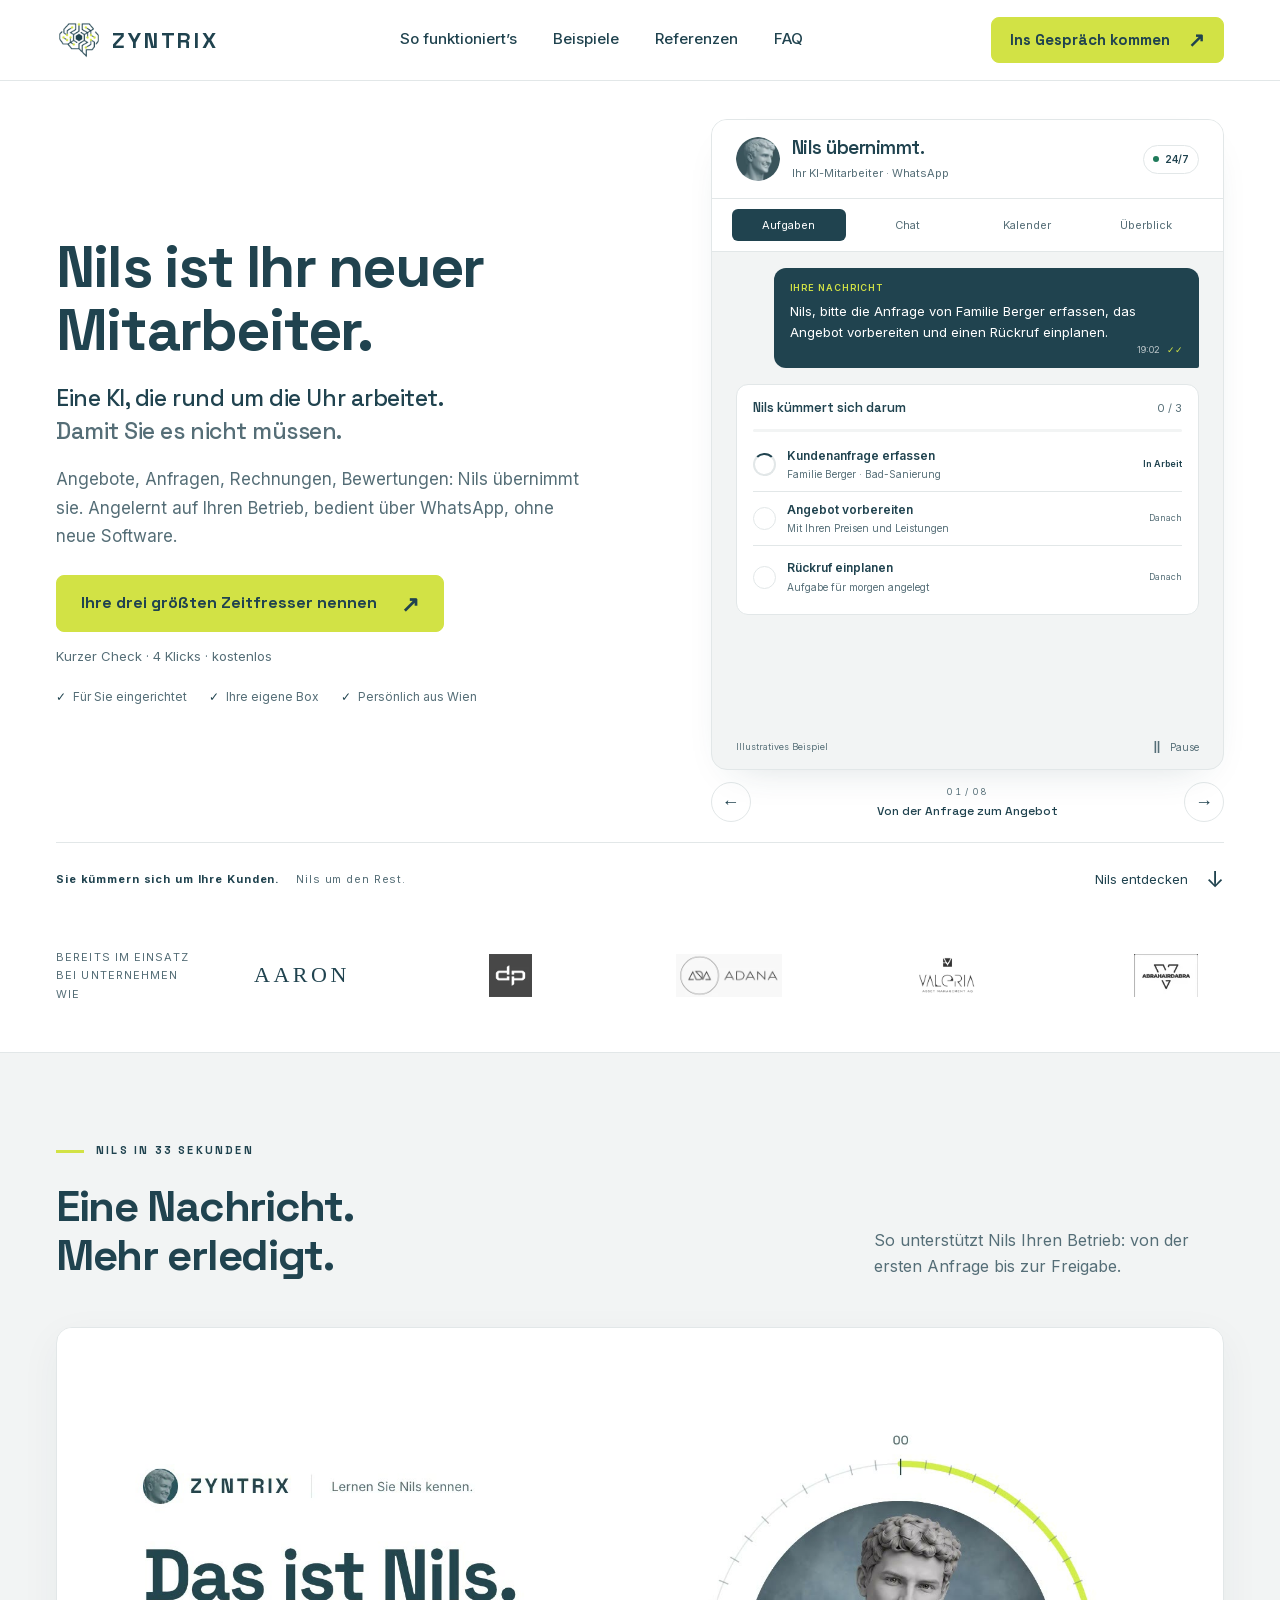
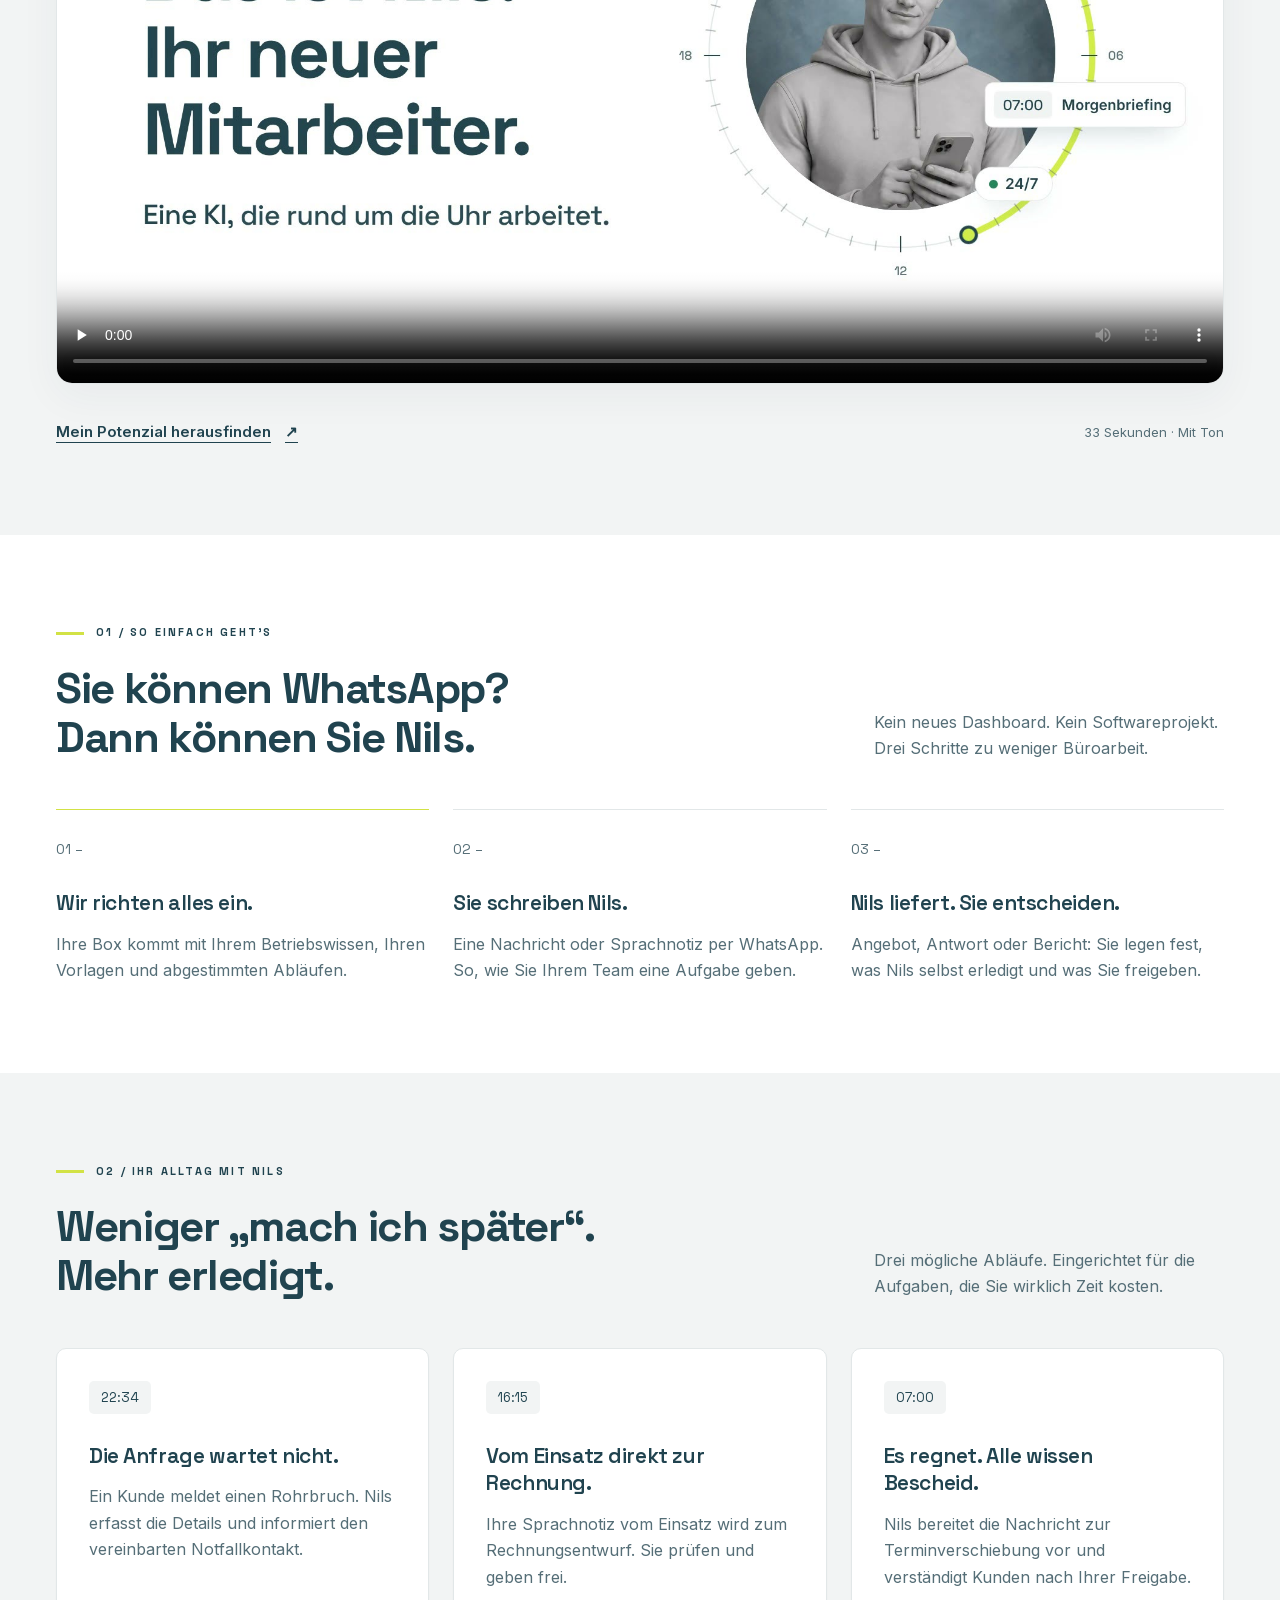
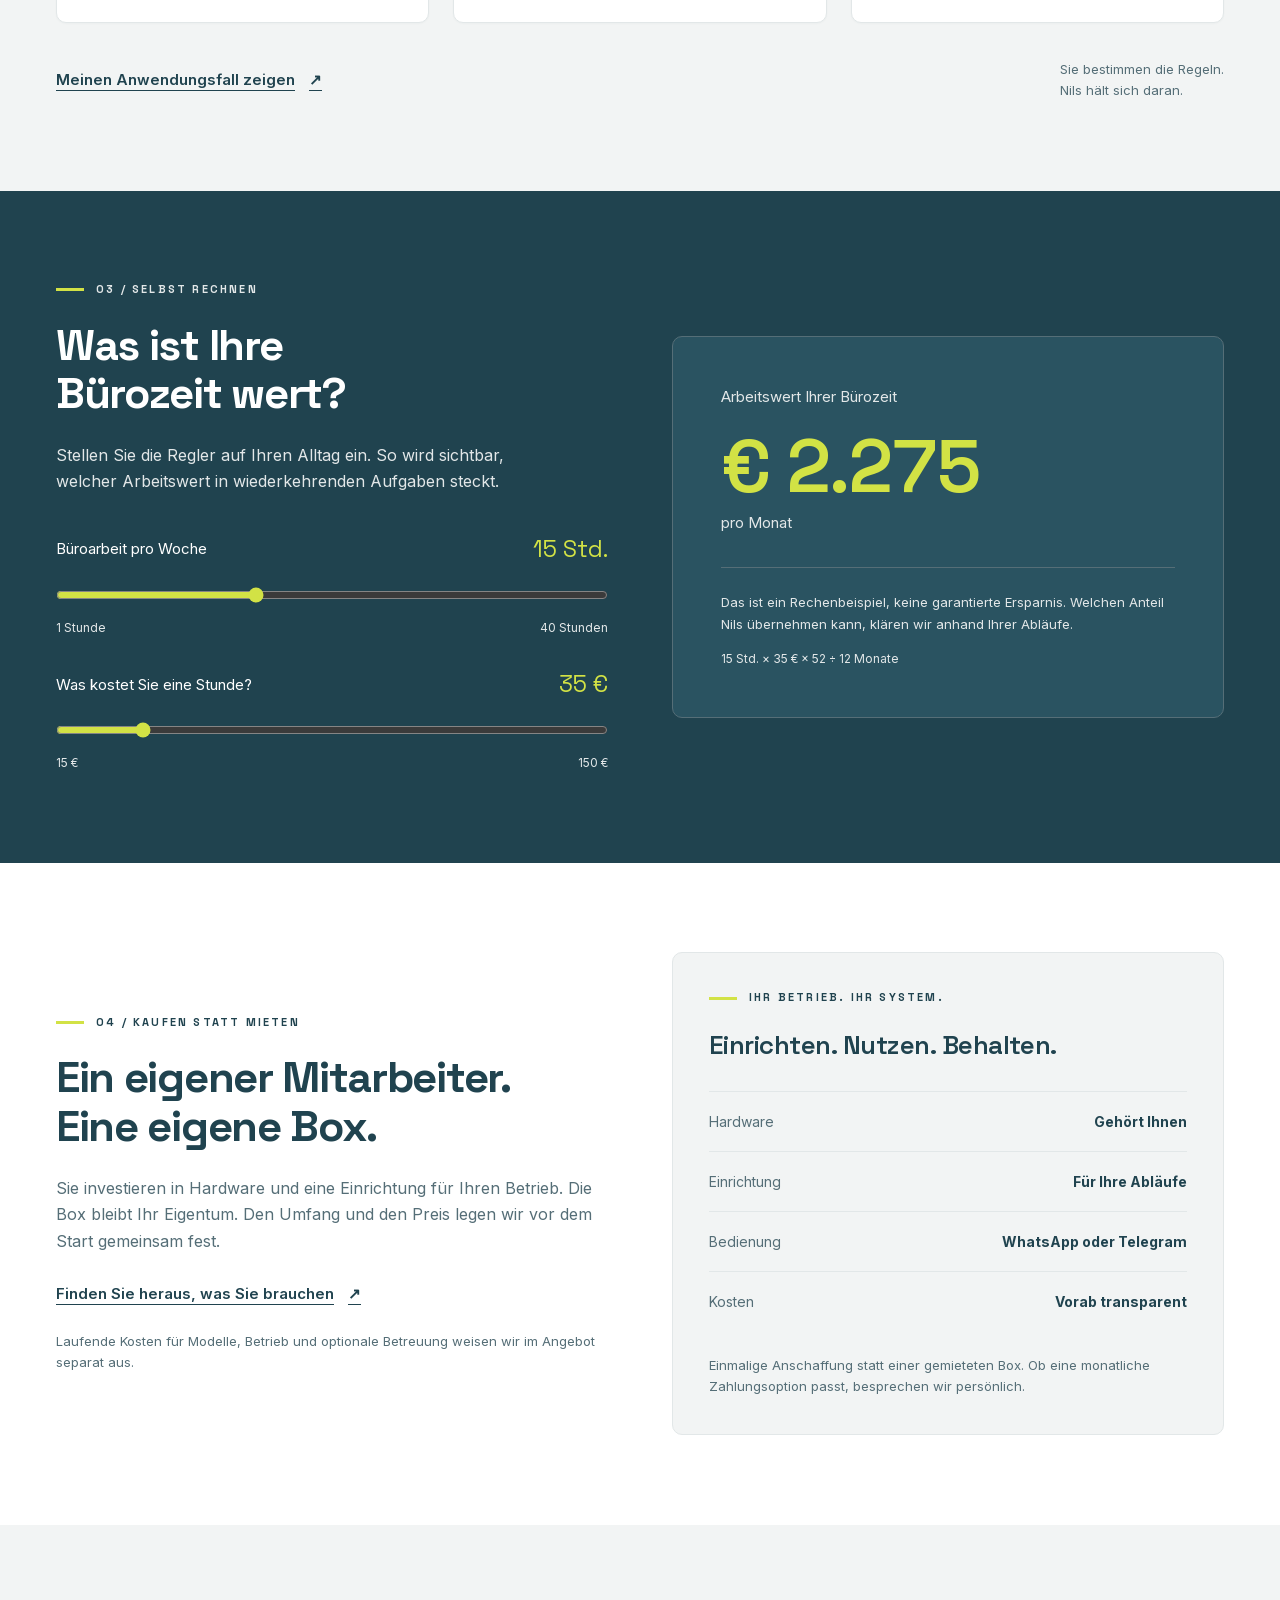
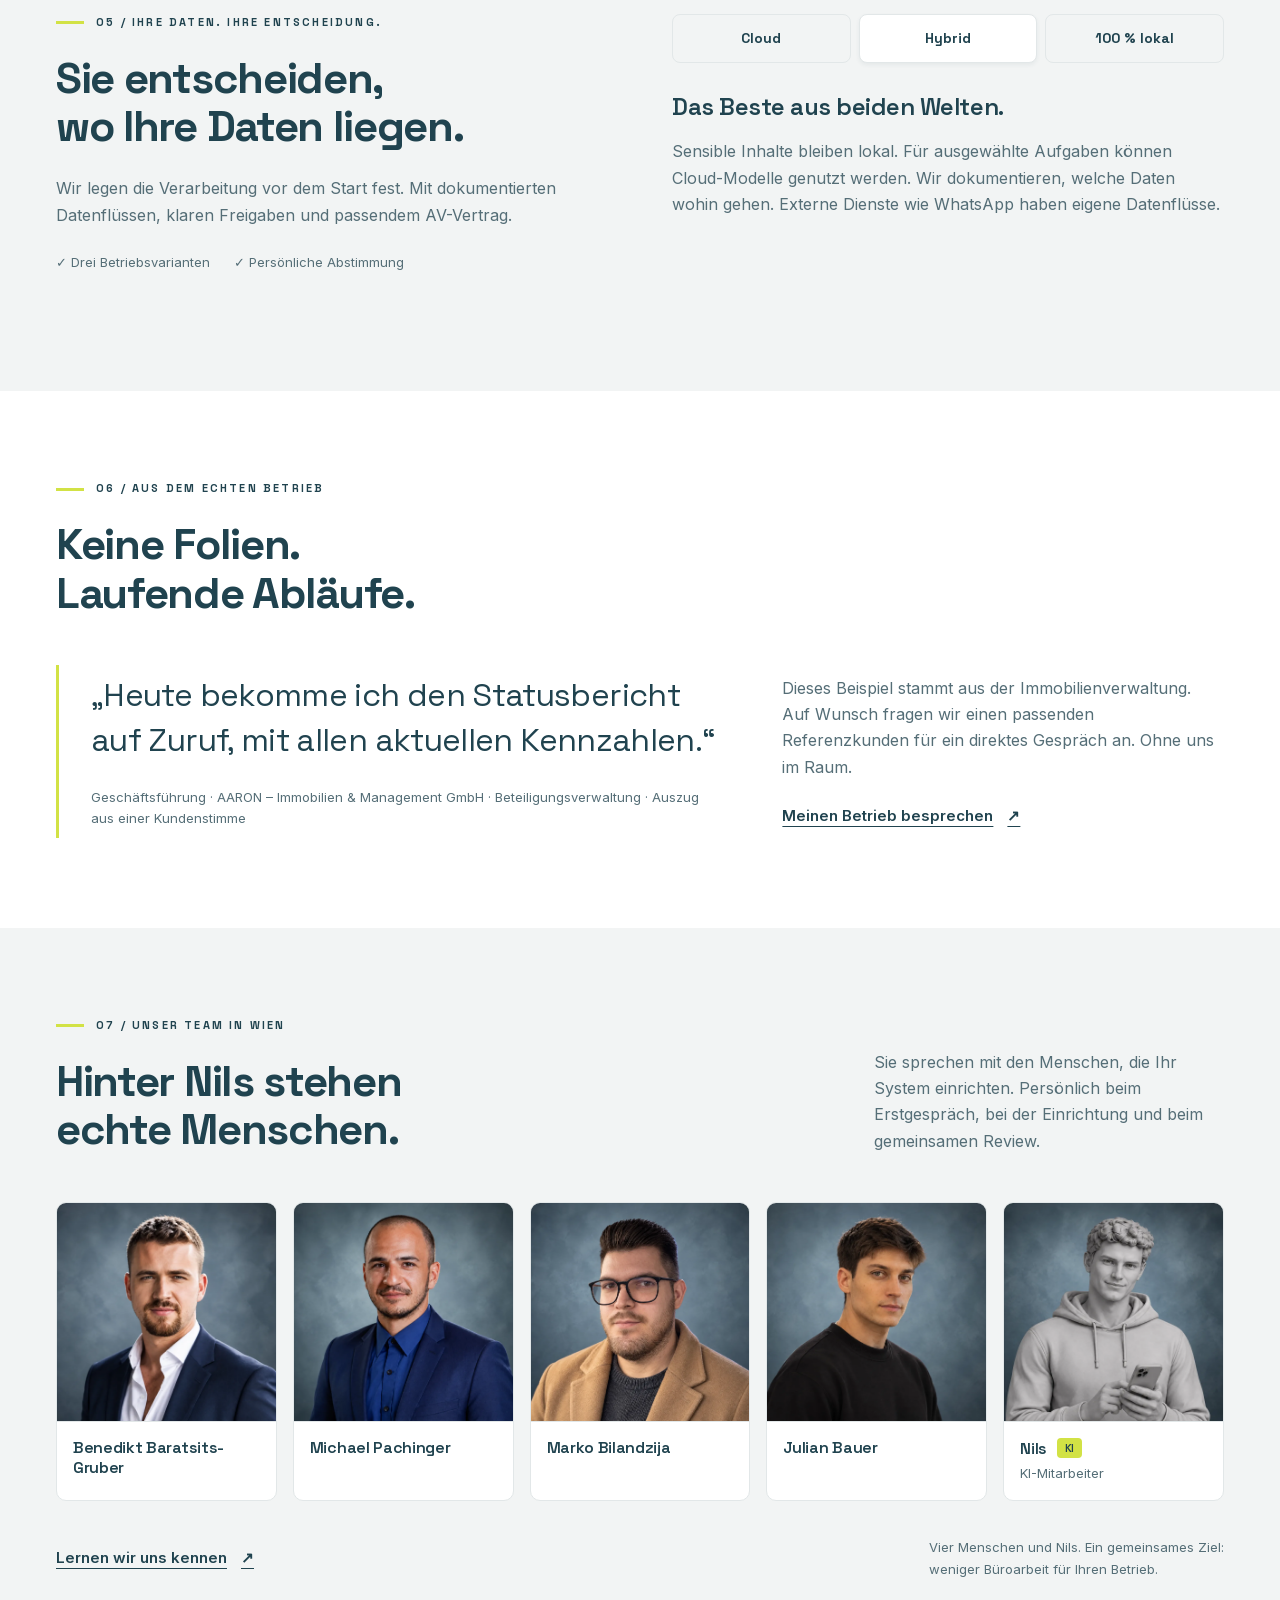
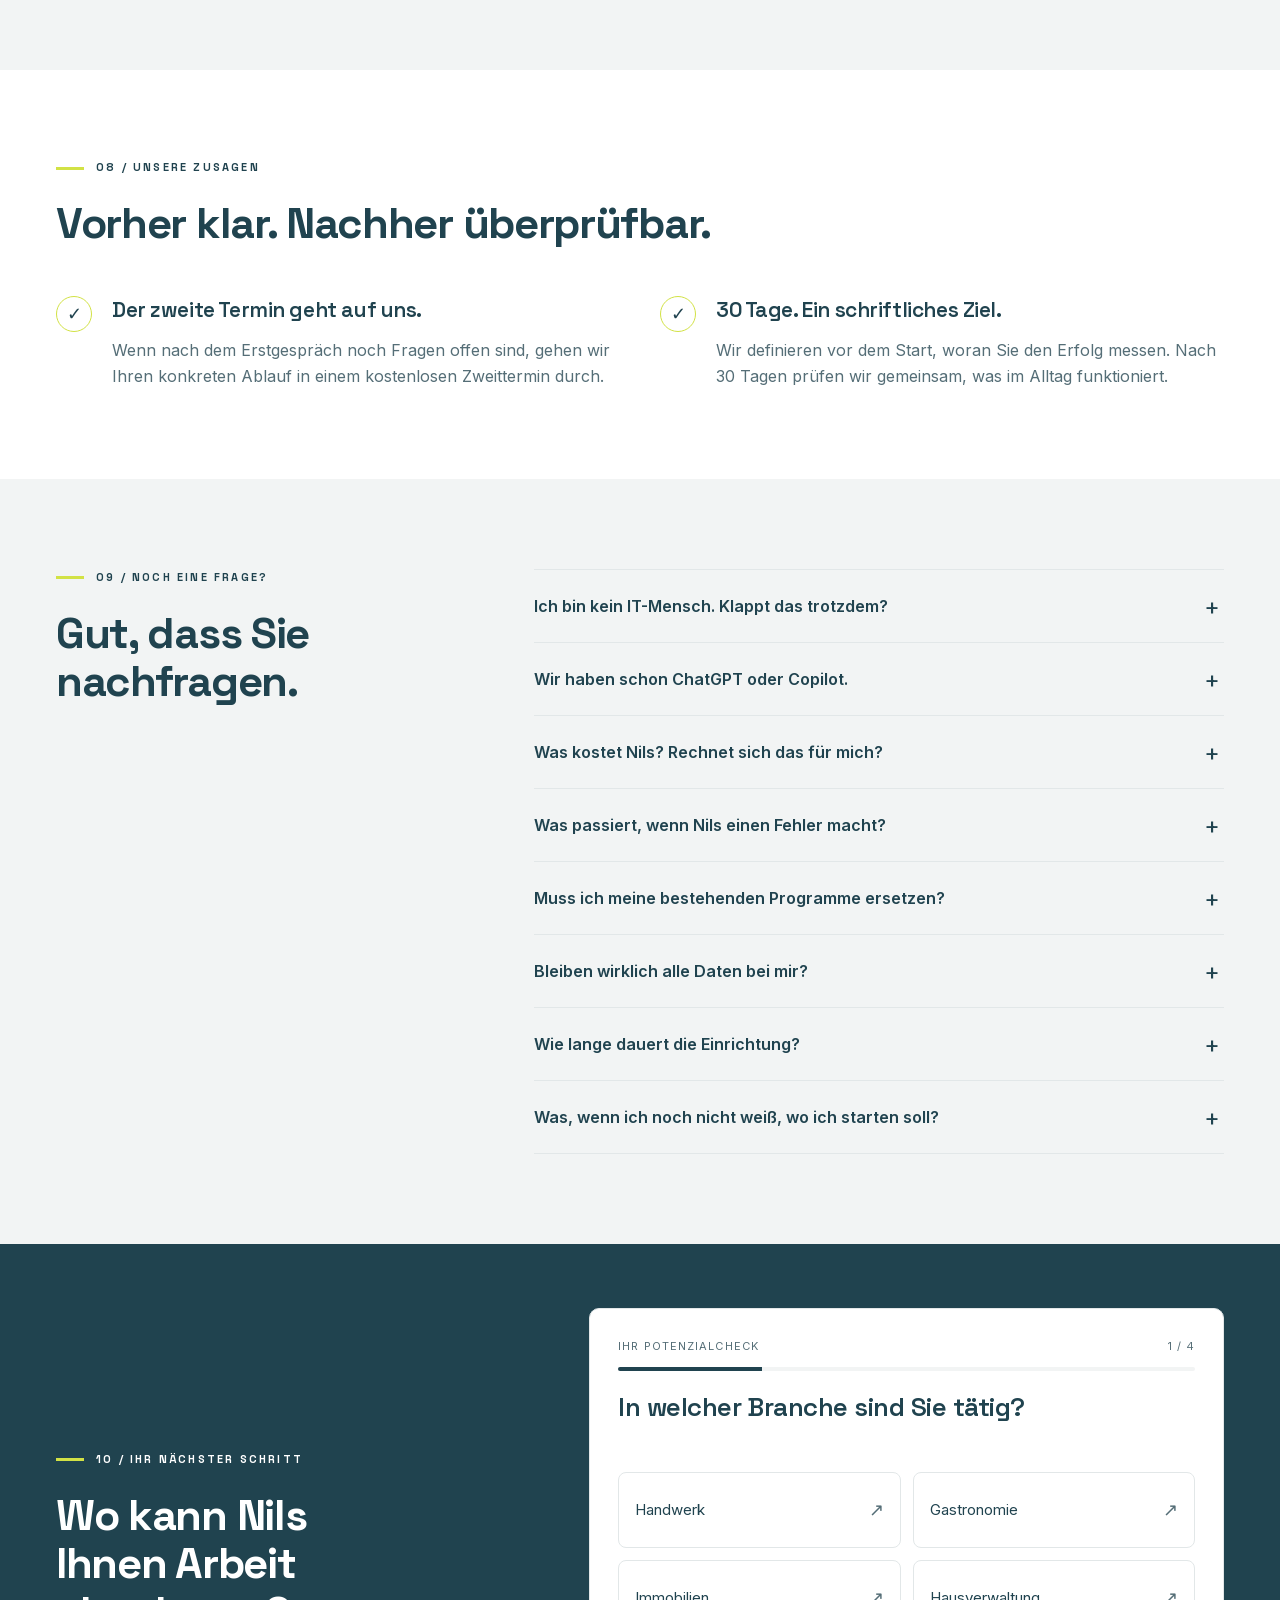
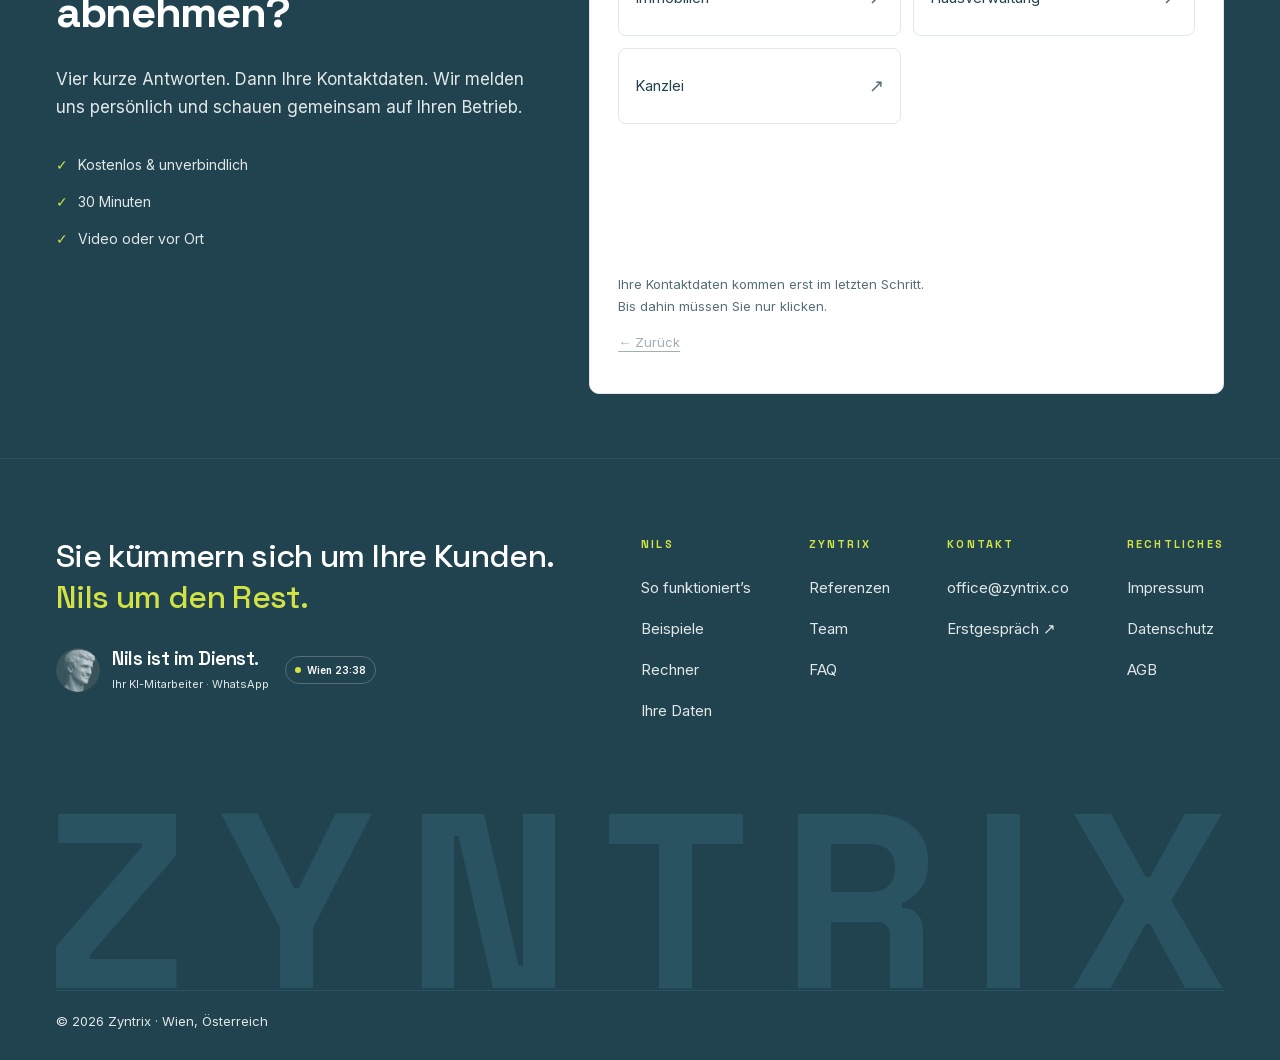
<file: index.html>
<!doctype html>
<html lang="de-AT">
<head>
  <meta charset="utf-8">
  <!-- Google tag (gtag.js) -->
  <script async src="https://www.googletagmanager.com/gtag/js?id=G-1M1GFKZNW0"></script>
  <script>
    window.dataLayer = window.dataLayer || [];
    function gtag(){dataLayer.push(arguments);}
    gtag('js', new Date());
    gtag('config', 'G-1M1GFKZNW0');
  </script>
  <meta name="viewport" content="width=device-width,initial-scale=1">
  <meta name="theme-color" content="#20434f">
  <title>Nils. Ihr neuer Mitarbeiter. Rund um die Uhr. | Zyntrix</title>
  <meta name="description" content="Nils ist Ihr neuer Mitarbeiter. Eine KI, die rund um die Uhr arbeitet: Angebote, Anfragen, Rechnungen, Bewertungen. Angelernt auf Ihren Betrieb, bedient über WhatsApp.">
  <meta property="og:type" content="website">
  <meta property="og:locale" content="de_AT">
  <meta property="og:title" content="Nils. Ihr neuer Mitarbeiter. | Zyntrix">
  <meta property="og:description" content="Nils ist Ihr neuer Mitarbeiter. Eine KI, die rund um die Uhr arbeitet: Angebote, Anfragen, Rechnungen, Bewertungen. Angelernt auf Ihren Betrieb, bedient über WhatsApp.">
  <meta property="og:url" content="https://zyntrix.co/">
  <link rel="canonical" href="https://zyntrix.co/">
  <meta property="og:image" content="https://zyntrix.co/assets/img/og-image.jpg">
  <meta property="og:image:width" content="1200">
  <meta property="og:image:height" content="630">
  <meta property="og:image:alt" content="Zyntrix – Logo und Wortmarke.">
  <meta name="twitter:card" content="summary_large_image">
  <link rel="icon" href="/favicon.ico?v=4" type="image/x-icon" sizes="any">
  <link rel="icon" type="image/svg+xml" href="/assets/icons/favicon.svg?v=4"><link rel="icon" type="image/png" sizes="32x32" href="/assets/icons/favicon-32x32.png?v=4">
  <link rel="icon" type="image/png" sizes="16x16" href="/assets/icons/favicon-16x16.png?v=4">
  <link rel="apple-touch-icon" href="/apple-touch-icon.png?v=4">
  <link rel="manifest" href="/assets/icons/site.webmanifest">
  <!-- Meta Pixel Code -->
  <script>
  !function(f,b,e,v,n,t,s)
  {if(f.fbq)return;n=f.fbq=function(){n.callMethod?
  n.callMethod.apply(n,arguments):n.queue.push(arguments)};
  if(!f._fbq)f._fbq=n;n.push=n;n.loaded=!0;n.version="2.0";
  n.queue=[];t=b.createElement(e);t.async=!0;
  t.src=v;s=b.getElementsByTagName(e)[0];
  s.parentNode.insertBefore(t,s)}(window, document,"script",
  "https://connect.facebook.net/en_US/fbevents.js");
  fbq("init", "1392514952248366");
  fbq("track", "PageView");
  </script>
  <noscript><img height="1" width="1" style="display:none"
  src="https://www.facebook.com/tr?id=1392514952248366&ev=PageView&noscript=1"
  /></noscript>
  <!-- End Meta Pixel Code -->
  <link rel="preload" href="assets/fonts/space-grotesk.woff2" as="font" type="font/woff2" crossorigin>
  <link rel="stylesheet" href="assets/css/site.css">
</head>
<body>
  <a class="skip" href="#inhalt">Zum Inhalt</a>
  <header class="site-header"><div class="header wrap">
    <a class="brand" href="#inhalt" aria-label="Zyntrix, Seitenanfang"><img class="brand-avatar" src="assets/logo/zyntrix-logo-transparent-256.webp" width="46" height="46" alt="">ZYNTRIX</a>
    <nav class="header-links" aria-label="Seitennavigation"><a href="#so-funktionierts">So funktioniert’s</a><a href="#beispiele">Beispiele</a><a href="#referenzen">Referenzen</a><a href="#faq">FAQ</a><a class="header-contact" href="#potenzialcheck">Ins Gespräch kommen <span aria-hidden="true">↗&#xFE0E;</span></a></nav>
  </div></header>
  <main id="inhalt">
    <section class="hero wrap" aria-labelledby="hero-title">
      <div class="hero-copy">
        <h1 id="hero-title">Nils ist Ihr neuer Mitarbeiter.</h1>
        <p class="hero-promise">Eine KI, die rund um die Uhr arbeitet.<br><span>Damit Sie es nicht müssen.</span></p>
        <p id="hero-description">Angebote, Anfragen, Rechnungen, Bewertungen: Nils übernimmt sie. Angelernt auf Ihren Betrieb, bedient über WhatsApp, ohne neue Software.</p>
        <div class="hero-actions"><a class="button" href="#potenzialcheck">Ihre drei größten Zeitfresser nennen <span class="arrow" aria-hidden="true">↗&#xFE0E;</span></a><span class="small muted">Kurzer Check · 4 Klicks · kostenlos</span></div>
        <div class="hero-checks"><span>Für Sie eingerichtet</span><span>Ihre eigene Box</span><span>Persönlich aus Wien</span></div>
      </div>
      <div class="hero-demo" role="region" aria-roledescription="Karussell" aria-label="Anwendungsbeispiele mit Nils">
        <div class="hero-visual" data-phase="complete" data-format="tasks">
          <div class="demo-header">
            <img src="assets/img/nils.webp" width="44" height="44" alt="">
            <div><strong id="demo-heading">Nils übernimmt.</strong><span id="chat-channel">Ihr KI-Mitarbeiter · WhatsApp</span></div>
            <span class="demo-online"><i aria-hidden="true"></i>24/7</span>
          </div>
          <div class="demo-formats" role="group" aria-label="Darstellung auswählen" hidden>
            <button type="button" data-demo-format="tasks" aria-pressed="true">Aufgaben</button>
            <button type="button" data-demo-format="chat" aria-pressed="false">Chat</button>
            <button type="button" data-demo-format="calendar" aria-pressed="false">Kalender</button>
            <button type="button" data-demo-format="briefing" aria-pressed="false">Überblick</button>
          </div>
          <div class="demo-stage">
          <div class="demo-workspace is-active" data-demo-view="tasks">
            <div class="demo-message"><span class="demo-overline">Ihre Nachricht</span><p id="demo-request">Nils, bitte die Anfrage von Familie Berger erfassen, das Angebot vorbereiten und einen Rückruf einplanen.</p><span class="demo-sent" aria-hidden="true">19:02 <span>✓✓</span></span></div>
            <div class="demo-tasks">
              <div class="demo-task-heading"><strong id="demo-work-label">Alles vorbereitet.</strong><span id="demo-progress-count">3 / 3</span></div>
              <div class="demo-progress" role="progressbar" aria-label="Bearbeitete Aufgaben im Beispiel" aria-valuemin="0" aria-valuemax="3" aria-valuenow="3"><span id="demo-progress-fill"></span></div>
              <ol id="demo-task-list">
                <li data-state="done"><span class="demo-task-icon" aria-hidden="true">✓</span><div><strong>Kundenanfrage erfassen</strong><small>Familie Berger · Bad-Sanierung</small></div><span class="demo-task-state">Erledigt</span></li>
                <li data-state="done"><span class="demo-task-icon" aria-hidden="true">✓</span><div><strong>Angebot vorbereiten</strong><small>Mit Ihren Preisen und Leistungen</small></div><span class="demo-task-state">Bereit</span></li>
                <li data-state="done"><span class="demo-task-icon" aria-hidden="true">✓</span><div><strong>Rückruf einplanen</strong><small>Aufgabe für morgen angelegt</small></div><span class="demo-task-state">Erledigt</span></li>
              </ol>
            </div>
            <div class="demo-result"><span class="demo-result-mark" aria-hidden="true">↳</span><div><strong id="demo-result-title">Für Sie bleibt nur die Freigabe.</strong><p id="demo-response">Anfrage erfasst, Rückruf eingeplant. Ihr Angebot liegt zur Prüfung bereit.</p></div></div>
          </div>
          <div class="demo-conversation" data-demo-view="chat" aria-hidden="true" inert>
            <span class="demo-day">Heute · Ihr Chat mit Nils</span>
            <div class="demo-chat-bubble is-user"><span class="demo-overline">Sie</span><p id="demo-chat-request"></p></div>
            <div class="demo-chat-bubble" data-reveal="1"><span class="demo-overline">Nils</span><p id="demo-chat-answer"></p></div>
            <div class="demo-chat-bubble is-user" data-reveal="2"><span class="demo-overline">Sie</span><p id="demo-chat-followup"></p></div>
            <div class="demo-chat-bubble is-confirmation" data-reveal="3"><span class="demo-overline">Nils</span><p id="demo-chat-confirmation"></p><span class="demo-chat-check" aria-hidden="true">✓</span></div>
            <div class="demo-typing" aria-hidden="true"><i></i><i></i><i></i><span>Nils schreibt …</span></div>
          </div>
          <div class="demo-calendar-view" data-demo-view="calendar" aria-hidden="true" inert>
            <div class="demo-message"><span class="demo-overline">Ihre Nachricht</span><p>Nils, bitte für Familie Berger am Freitag um 19 Uhr einen Tisch für vier vorbereiten.</p></div>
            <div class="demo-appointment" data-reveal="1">
              <div class="demo-calendar-top"><span>Reservierung</span><span>Termin gefunden</span></div>
              <div class="demo-calendar-date"><span>FR<strong>19:00</strong></span><div><h3>Familie Berger</h3><p>4 Personen · Freitagabend</p></div></div>
              <div class="demo-week" aria-hidden="true"><span>MO</span><span>DI</span><span>MI</span><span>DO</span><span class="selected">FR</span><span>SA</span><span>SO</span></div>
              <p class="demo-calendar-note">Ein freier Tisch ist verfügbar.</p>
            </div>
            <div class="demo-reminder" data-reveal="2"><span aria-hidden="true">↗</span><div><strong>Auch ans Erinnern gedacht.</strong><p>Erinnerung für Donnerstag vorbereitet.</p></div></div>
            <div class="demo-calendar-result" data-reveal="3"><span class="demo-overline">Bereit für Ihre Freigabe</span><p>Bestätigung und Erinnerung stehen. Soll ich beides für Sie einplanen?</p></div>
          </div>
          <div class="demo-briefing-view" data-demo-view="briefing" aria-hidden="true" inert>
            <div class="demo-briefing-intro"><span class="demo-overline">Ihr Morgenbriefing · 07:00</span><h3>Guten Morgen.<br>Ihr Tag ist schon sortiert.</h3><p>Das Wichtigste, bevor es losgeht.</p></div>
            <div class="demo-metrics" data-reveal="1"><div><strong>3</strong><span>Termine</span></div><div><strong>2</strong><span>Freigaben</span></div><div><strong>1</strong><span>Priorität</span></div></div>
            <div class="demo-agenda" data-reveal="2"><div><time>09:00</time><div><strong>Teammeeting</strong><span>Den Tag gemeinsam abstimmen</span></div></div><div><time>11:30</time><div><strong>Projektbesprechung</strong><span>Offene Punkte klären</span></div></div><div><time>14:00</time><div><strong>Rückruf</strong><span>Details zum Auftrag besprechen</span></div></div></div>
            <div class="demo-priority" data-reveal="3"><span class="demo-overline">Das hat heute Priorität</span><strong>Zwei Anfragen warten auf Sie.</strong><p>Die Antworten sind vorbereitet. Sie geben sie nur noch frei.</p></div>
          </div>
          </div>
          <div class="demo-footer"><span>Illustratives Beispiel</span><button type="button" id="demo-toggle" aria-label="Animation erneut abspielen" hidden><span id="demo-toggle-icon" aria-hidden="true">↻</span><span id="demo-toggle-label">Noch einmal</span></button></div>
        </div>
        <div class="demo-navigation" aria-label="Demo steuern">
          <button type="button" id="demo-prev" aria-label="Vorheriges Beispiel" hidden>←</button>
          <p id="demo-caption" aria-live="polite"><span id="demo-count">01 / 08</span><strong id="demo-title">Von der Anfrage zum Angebot</strong></p>
          <button type="button" id="demo-next" aria-label="Nächstes Beispiel" hidden>→</button>
        </div>
      </div>
      <div class="hero-baseline"><span>Sie kümmern sich um Ihre Kunden.</span><span>Nils um den Rest.</span><a href="#so-funktionierts" aria-label="So funktioniert Nils">Nils entdecken <span aria-hidden="true">↓</span></a></div>
    </section>
    <section class="trust" aria-label="Bestehende Kunden"><div class="wrap trust-inner"><p class="trust-label">Bereits im Einsatz<br>bei Unternehmen wie</p><div class="logos"><span class="aaron" aria-label="AARON">AARON</span><img class="logo" src="assets/referenzen/logo-dp-real.webp" alt="D&P" width="116" height="43"><img class="logo" src="assets/referenzen/logo-adana-real.webp" alt="ADANA" width="116" height="43"><img class="logo" src="assets/referenzen/logo-valeria-real.webp" alt="Valeria" width="116" height="43"><img class="logo" src="assets/referenzen/logo-abrahairdabra.webp" alt="Abrahairdabra" width="116" height="43"></div></div></section>
    <section id="nils-film" class="section nils-film" aria-labelledby="nils-film-title">
      <div class="wrap">
        <div class="section-top"><div><div class="eyebrow">Nils in 33 Sekunden</div><h2 id="nils-film-title">Eine Nachricht.<br>Mehr erledigt.</h2></div><p>So unterstützt Nils Ihren Betrieb: von der ersten Anfrage bis zur Freigabe.</p></div>
        <video class="nils-film-player" controls playsinline preload="none" width="1920" height="1080" poster="assets/video/nils-poster.jpg?v=2" aria-label="Erklärvideo: Nils, Ihr KI-Mitarbeiter von Zyntrix">
          <source src="assets/video/nils-werbespot.mp4" type="video/mp4">
          Ihr Browser unterstützt dieses Video nicht. <a href="assets/video/nils-werbespot.mp4">Video ansehen</a>.
        </video>
        <div class="section-bottom"><a class="text-link" href="#potenzialcheck">Mein Potenzial herausfinden <span aria-hidden="true">↗&#xFE0E;</span></a><span class="small">33 Sekunden · Mit Ton</span></div>
      </div>
    </section>
    <section id="so-funktionierts" class="section steps" aria-labelledby="steps-title"><div class="wrap"><div class="section-top"><div><div class="eyebrow">01 / So einfach geht’s</div><h2 id="steps-title">Sie können WhatsApp?<br>Dann können Sie Nils.</h2></div><p id="steps-description">Kein neues Dashboard. Kein Softwareprojekt. Drei Schritte zu weniger Büroarbeit.</p></div><div class="grid3"><article class="step-card"><span class="number">01 –</span><h3>Wir richten alles ein.</h3><p>Ihre Box kommt mit Ihrem Betriebswissen, Ihren Vorlagen und abgestimmten Abläufen.</p></article><article class="step-card"><span class="number">02 –</span><h3 id="step-chat-title">Sie schreiben Nils.</h3><p id="step-chat-copy">Eine Nachricht oder Sprachnotiz per WhatsApp. So, wie Sie Ihrem Team eine Aufgabe geben.</p></article><article class="step-card"><span class="number">03 –</span><h3>Nils liefert. Sie entscheiden.</h3><p>Angebot, Antwort oder Bericht: Sie legen fest, was Nils selbst erledigt und was Sie freigeben.</p></article></div></div></section>
    <section id="beispiele" class="section scenes" aria-labelledby="scenes-title"><div class="wrap"><div class="section-top"><div><div class="eyebrow">02 / Ihr Alltag mit Nils</div><h2 id="scenes-title">Weniger „mach ich später“.<br>Mehr erledigt.</h2></div><p>Drei mögliche Abläufe. Eingerichtet für die Aufgaben, die Sie wirklich Zeit kosten.</p></div><div class="grid3" id="scene-cards"><article class="card scene"><span class="scene-time">22:34</span><h3>Die Anfrage wartet nicht.</h3><p>Ein Kunde meldet einen Rohrbruch. Nils erfasst die Details und informiert den vereinbarten Notfallkontakt.</p></article><article class="card scene"><span class="scene-time">16:15</span><h3>Vom Einsatz direkt zur Rechnung.</h3><p>Ihre Sprachnotiz vom Einsatz wird zum Rechnungsentwurf. Sie prüfen und geben frei.</p></article><article class="card scene"><span class="scene-time">07:00</span><h3>Es regnet. Alle wissen Bescheid.</h3><p>Nils bereitet die Nachricht zur Terminverschiebung vor und verständigt Kunden nach Ihrer Freigabe.</p></article></div><div class="section-bottom"><a class="text-link" href="#potenzialcheck">Meinen Anwendungsfall zeigen <span aria-hidden="true">↗&#xFE0E;</span></a><span class="small">Sie bestimmen die Regeln.<br>Nils hält sich daran.</span></div></div></section>
    <section id="rechner" class="section roi" aria-labelledby="roi-title"><div class="wrap roi-layout"><div><div class="eyebrow">03 / Selbst rechnen</div><h2 id="roi-title">Was ist Ihre<br>Bürozeit wert?</h2><p class="roi-intro">Stellen Sie die Regler auf Ihren Alltag ein. So wird sichtbar, welcher Arbeitswert in wiederkehrenden Aufgaben steckt.</p><div class="ranges"><div><label class="range-label" for="hours">Büroarbeit pro Woche <output id="hours-output" for="hours">15 Std.</output></label><input id="hours" type="range" min="1" max="40" value="15"><div class="range-ends"><span>1 Stunde</span><span>40 Stunden</span></div></div><div><label class="range-label" for="rate">Was kostet Sie eine Stunde? <output id="rate-output" for="rate">35 €</output></label><input id="rate" type="range" min="15" max="150" step="5" value="35"><div class="range-ends"><span>15 €</span><span>150 €</span></div></div></div></div><div class="roi-result"><p class="result-label">Arbeitswert Ihrer Bürozeit</p><div class="roi-amount"><output id="roi-output" for="hours rate">2.275 €</output></div><p class="per-month">pro Monat</p><hr><p class="small">Das ist ein Rechenbeispiel, keine garantierte Ersparnis. Welchen Anteil Nils übernehmen kann, klären wir anhand Ihrer Abläufe.</p><p class="formula" id="roi-formula">15 Std. × 35 € × 52 ÷ 12 Monate</p></div></div></section>
    <section class="section" aria-labelledby="own-title"><div class="wrap grid2 ownership"><div><div class="eyebrow">04 / Kaufen statt mieten</div><h2 id="own-title">Ein eigener Mitarbeiter.<br>Eine eigene Box.</h2><p>Sie investieren in Hardware und eine Einrichtung für Ihren Betrieb. Die Box bleibt Ihr Eigentum. Den Umfang und den Preis legen wir vor dem Start gemeinsam fest.</p><a class="text-link" href="#potenzialcheck">Finden Sie heraus, was Sie brauchen <span aria-hidden="true">↗&#xFE0E;</span></a><p class="small">Laufende Kosten für Modelle, Betrieb und optionale Betreuung weisen wir im Angebot separat aus.</p></div><div class="value-card"><div class="eyebrow">Ihr Betrieb. Ihr System.</div><h3>Einrichten. Nutzen. Behalten.</h3><div class="value-row"><span>Hardware</span><strong>Gehört Ihnen</strong></div><div class="value-row"><span>Einrichtung</span><strong>Für Ihre Abläufe</strong></div><div class="value-row"><span>Bedienung</span><strong id="ownership-channel">WhatsApp oder Telegram</strong></div><div class="value-row"><span>Kosten</span><strong>Vorab transparent</strong></div><p class="small">Einmalige Anschaffung statt einer gemieteten Box. Ob eine monatliche Zahlungsoption passt, besprechen wir persönlich.</p></div></div></section>
    <section id="datenschutz" class="section privacy" aria-labelledby="privacy-title"><div class="wrap privacy-layout"><div><div class="eyebrow">05 / Ihre Daten. Ihre Entscheidung.</div><h2 id="privacy-title">Sie entscheiden,<br>wo Ihre Daten liegen.</h2><p class="privacy-intro">Wir legen die Verarbeitung vor dem Start fest. Mit dokumentierten Datenflüssen, klaren Freigaben und passendem AV-Vertrag.</p><div class="privacy-tags"><span>✓ Drei Betriebsvarianten</span><span>✓ Persönliche Abstimmung</span></div></div><div><div class="segmented" role="group" aria-label="Datenschutzvariante wählen"><button type="button" data-privacy="cloud" aria-pressed="false">Cloud</button><button type="button" data-privacy="hybrid" aria-pressed="true">Hybrid</button><button type="button" data-privacy="local" aria-pressed="false">100 % lokal</button></div><div class="privacy-panel" aria-live="polite"><h3 id="privacy-heading">Das Beste aus beiden Welten.</h3><p id="privacy-copy">Sensible Inhalte bleiben lokal. Für ausgewählte Aufgaben können Cloud-Modelle genutzt werden. Wir dokumentieren, welche Daten wohin gehen. Externe Dienste wie WhatsApp haben eigene Datenflüsse.</p></div></div></div></section>
    <section id="referenzen" class="section" aria-labelledby="proof-title"><div class="wrap"><div class="section-top"><div><div class="eyebrow">06 / Aus dem echten Betrieb</div><h2 id="proof-title">Keine Folien.<br>Laufende Abläufe.</h2></div></div><div class="reference"><blockquote class="quote"><p id="reference-quote">„Heute bekomme ich den Statusbericht auf Zuruf, mit allen aktuellen Kennzahlen.“</p><footer id="reference-source">Geschäftsführung · AARON – Immobilien &amp; Management GmbH<br>Beteiligungsverwaltung · Auszug aus einer Kundenstimme</footer></blockquote><div><p class="reference-note" id="reference-note">Sie möchten es aus erster Hand hören? Auf Wunsch fragen wir einen passenden Referenzkunden für ein direktes Gespräch an. Ohne uns im Raum.</p><a class="text-link" href="#potenzialcheck">Meinen Betrieb besprechen <span aria-hidden="true">↗&#xFE0E;</span></a></div></div></div></section>
    <section id="team" class="section" aria-labelledby="team-title">
      <div class="wrap">
        <div class="section-top">
          <div><div class="eyebrow">07 / Unser Team in Wien</div><h2 id="team-title">Hinter Nils stehen<br>echte Menschen.</h2></div>
          <p>Sie sprechen mit den Menschen, die Ihr System einrichten. Persönlich beim Erstgespräch, bei der Einrichtung und beim gemeinsamen Review.</p>
        </div>
        <!-- Platzhalter: Bilder und Rollen vor Veröffentlichung ersetzen. -->
        <div class="grid3">
          <article class="card">
            <img src="assets/team/benedikt-baratsits-gruber.webp" alt="Porträt von Benedikt Baratsits-Gruber" width="600" height="480" loading="lazy" decoding="async">
            <div><h3>Benedikt Baratsits-Gruber</h3></div>
          </article>
          <article class="card">
            <img src="assets/team/michael-pachinger.webp" alt="Porträt von Michael Pachinger" width="600" height="480" loading="lazy" decoding="async">
            <div><h3>Michael Pachinger</h3></div>
          </article>
          <article class="card">
            <img src="assets/team/marko-bilandzija.webp" alt="Porträt von Marko Bilandzija" width="600" height="480" loading="lazy" decoding="async">
            <div><h3>Marko Bilandzija</h3></div>
          </article>
          <article class="card">
            <img src="assets/team/julian-bauer.webp" alt="Porträt von Julian Bauer" width="600" height="480" loading="lazy" decoding="async">
            <div><h3>Julian Bauer</h3></div>
          </article>
          <article class="card">
            <img src="assets/team/nils.webp" alt="Nils, KI-Mitarbeiter, als graue Figur mit Smartphone" width="600" height="480" loading="lazy" decoding="async">
            <div><h3>Nils <span class="small">KI</span></h3><p class="muted">KI-Mitarbeiter</p></div>
          </article>
        </div>
        <div class="section-bottom"><a class="text-link" href="#potenzialcheck">Lernen wir uns kennen <span aria-hidden="true">↗&#xFE0E;</span></a><span class="small muted">Vier Menschen und Nils. Ein gemeinsames Ziel:<br>weniger Büroarbeit für Ihren Betrieb.</span></div>
      </div>
    </section>
    <section class="section promises" aria-labelledby="promises-title"><div class="wrap"><div class="section-top"><div><div class="eyebrow">08 / Unsere Zusagen</div><h2 id="promises-title">Vorher klar. Nachher überprüfbar.</h2></div></div><div class="promise-grid"><article class="promise"><span class="checkmark" aria-hidden="true">✓</span><div><h3>Der zweite Termin geht auf uns.</h3><p>Wenn nach dem Erstgespräch noch Fragen offen sind, gehen wir Ihren konkreten Ablauf in einem kostenlosen Zweittermin durch.</p></div></article><article class="promise"><span class="checkmark" aria-hidden="true">✓</span><div><h3>30 Tage. Ein schriftliches Ziel.</h3><p>Wir definieren vor dem Start, woran Sie den Erfolg messen. Nach 30 Tagen prüfen wir gemeinsam, was im Alltag funktioniert.</p></div></article></div></div></section>
    <section id="faq" class="section" aria-labelledby="faq-title"><div class="wrap faq-layout"><div><div class="eyebrow">09 / Noch eine Frage?</div><h2 id="faq-title">Gut, dass Sie<br>nachfragen.</h2></div><div class="faq-list"><details name="nils-faq"><summary>Ich bin kein IT-Mensch. Klappt das trotzdem?</summary><p>Sie geben Aufgaben in normaler Sprache. Wir richten Nils ein, zeigen Ihnen die Bedienung und üben mit echten Abläufen aus Ihrem Betrieb. Im lokalen Safe-Betrieb nutzen wir einen passenden internen Zugang.</p></details><details name="nils-faq"><summary>Wir haben schon ChatGPT oder Copilot.</summary><p>Wenn Ihr Team damit gut arbeitet, ist das eine gute Basis. Nils ist dann interessant, wenn Aufgaben mit Ihrem Betriebswissen, Ihren Vorlagen und Ihren Systemen wiederkehrend erledigt werden sollen. Im Gespräch klären wir ehrlich, ob das für Sie einen Mehrwert hat.</p></details><details name="nils-faq"><summary>Was kostet Nils? Rechnet sich das für mich?</summary><p>Der Preis hängt von Einrichtung, Abläufen und Anbindungen ab. Sie bekommen vor dem Start ein Angebot mit Anschaffung und laufenden Kosten. Der Rechner oben zeigt den Arbeitswert Ihrer Bürozeit; den tatsächlich entlastbaren Anteil prüfen wir gemeinsam.</p></details><details name="nils-faq"><summary>Was passiert, wenn Nils einen Fehler macht?</summary><p>KI kann Fehler machen. Deshalb richten wir Freigaben und Grenzen ein. Angebote, Rechnungen und sensible Antworten können zunächst als Entwurf bei Ihnen landen. Sie entscheiden, welche Aufgaben später selbstständig laufen.</p></details><details name="nils-faq"><summary>Muss ich meine bestehenden Programme ersetzen?</summary><p>Wir prüfen die Anbindung Ihrer vorhandenen Programme. Ob und wie das funktioniert, hängt von deren Schnittstellen und Zugriffsrechten ab. Das klären wir vor dem Angebot.</p></details><details name="nils-faq"><summary>Bleiben wirklich alle Daten bei mir?</summary><p>Das hängt von der Variante ab. Vollständig lokale Verarbeitung setzt lokale Modelle und einen internen Zugang voraus. WhatsApp ist ein externer Dienst und gehört nicht zu einem vollständig lokalen Datenweg.</p></details><details name="nils-faq"><summary>Wie lange dauert die Einrichtung?</summary><p>Wir planen den Start in 30 Tagen mit fünf abgestimmten Terminen. Umfang, benötigte Zugänge und Ihre Mitwirkung halten wir vorab fest. Bei komplexen Anbindungen besprechen wir den Zeitplan individuell.</p></details><details name="nils-faq"><summary>Was, wenn ich noch nicht weiß, wo ich starten soll?</summary><p>Genau dafür ist das kostenlose Erstgespräch da. Der kurze Check hilft uns, die richtigen Fragen zu stellen. Bringen Sie einen Ablauf mit, der Sie regelmäßig Zeit kostet.</p></details></div></div></section>
    <section class="section contact" id="potenzialcheck" aria-labelledby="contact-title"><div class="wrap contact-layout"><div class="contact-copy"><div class="eyebrow">10 / Ihr nächster Schritt</div><h2 id="contact-title">Wo kann Nils<br>Ihnen Arbeit abnehmen?</h2><p>Vier kurze Antworten. Dann Ihre Kontaktdaten. Wir melden uns persönlich und schauen gemeinsam auf Ihren Betrieb.</p><div class="contact-points"><span>Kostenlos &amp; unverbindlich</span><span>30 Minuten</span><span>Video oder vor Ort</span></div><noscript><p class="no-js">Für den interaktiven Check bitte JavaScript aktivieren. Sie erreichen uns auch direkt unter <a href="mailto:office@zyntrix.co">office@zyntrix.co</a>.</p></noscript></div><div class="check-card"><div id="quiz"><div class="progress-head"><span>Ihr Potenzialcheck</span><span id="step-count">1 / 4</span></div><div class="progress-track" role="progressbar" aria-label="Fortschritt im Potenzialcheck" aria-valuemin="0" aria-valuemax="4" aria-valuenow="0"><span id="progress-fill" style="width:25%"></span></div><h3 id="question-title" tabindex="-1">In welcher Branche sind Sie tätig?</h3><div class="options" id="quiz-options"></div><button class="back" type="button" id="quiz-back" disabled>← Zurück</button><p class="check-hint">Ihre Kontaktdaten kommen erst im letzten Schritt.<br>Bis dahin müssen Sie nur klicken.</p></div>
    <div id="form-panel" hidden><div class="progress-head"><span>Ihr Ergebnis</span><span>Check abgeschlossen ✓</span></div><h3 id="result-title" tabindex="-1">Lernen wir Ihren Betrieb kennen.</h3><form id="lead-form"><input type="hidden" name="access_key" value="818d8a76-eb2a-446d-998b-7d0798c309ad"><input type="hidden" name="subject" value="Neue Anfrage über zyntrix.co"><input type="hidden" name="from_name" value="Zyntrix Website"><div class="honeypot" aria-hidden="true"><label>Dieses Feld leer lassen<input name="botcheck" type="text" tabindex="-1" autocomplete="off"></label></div><div class="fields"><label class="field" for="lead-name">Ihr Name<input id="lead-name" name="name" autocomplete="name" required maxlength="100"></label><label class="field" for="lead-company">Firma<input id="lead-company" name="firma" autocomplete="organization" required maxlength="150"></label><label class="field field-email" for="lead-email">E-Mail<input id="lead-email" name="email" type="email" autocomplete="email" required maxlength="150"></label><div class="field field-phone"><label for="lead-phone">Telefon</label><div class="phone-row"><select id="lead-vorwahl" name="vorwahl" aria-label="Ländervorwahl"><option value="+43" selected>AT +43</option><option value="+49">DE +49</option><option value="+41">CH +41</option><option value="+39">IT +39</option><option value="">Andere</option></select><input id="lead-phone" name="telefon" type="tel" autocomplete="tel" placeholder="664 1234567" required maxlength="40"></div></div></div><label class="consent-check"><input name="dsgvo" type="checkbox" required value="Kontaktaufnahme zugestimmt"><span>Sie dürfen mich zu meiner Anfrage kontaktieren. Hinweise zur Verarbeitung finden Sie unter <a href="#privacy-dialog" data-dialog="privacy-dialog">Datenschutz</a>.</span></label><button class="button form-button" type="submit" id="submit-button">Kostenloses Erstgespräch anfragen <span aria-hidden="true">↗&#xFE0E;</span></button><p class="form-error" id="form-error" role="alert" hidden></p></form><button class="back" id="edit-check" type="button">← Antworten ändern</button></div>
    <div class="thank-you" id="thank-you" hidden><div class="thanks-mark" aria-hidden="true">✓</div><h3 id="thanks-title" tabindex="-1">Vielen Dank! Ihre Anfrage ist angekommen.</h3><p>Wir melden uns persönlich bei Ihnen, um einen passenden Termin zu vereinbaren.</p><ol><li>Wir sehen uns Ihre Antworten an.</li><li>Wir besprechen einen Ablauf aus Ihrem Betrieb.</li><li>Sie erfahren, ob und wie Nils helfen kann.</li></ol><p class="small">Sie müssen nichts vorbereiten. Ein Beispiel aus Ihrem Arbeitsalltag reicht.</p><a class="text-link" href="mailto:office@zyntrix.co">Eine Frage ergänzen ↗&#xFE0E;</a></div></div></div></section>
  </main>
  <footer class="footer"><div class="wrap">
    <div>
      <p>Sie kümmern sich um Ihre Kunden.<br><span>Nils um den Rest.</span></p>
      <div class="demo-header"><img src="assets/img/nils.webp" width="44" height="44" alt="" loading="lazy"><div><strong>Nils ist im Dienst.</strong><span>Ihr KI-Mitarbeiter · WhatsApp</span></div><span class="demo-online"><i aria-hidden="true"></i><span id="footer-clock">24/7</span></span></div>
    </div>
    <nav class="footer-links" aria-labelledby="footer-nils"><h2 id="footer-nils">Nils</h2><a href="#so-funktionierts">So funktioniert’s</a><a href="#beispiele">Beispiele</a><a href="#rechner">Rechner</a><a href="#datenschutz">Ihre Daten</a></nav>
    <nav class="footer-links" aria-labelledby="footer-zyntrix"><h2 id="footer-zyntrix">Zyntrix</h2><a href="#referenzen">Referenzen</a><a href="#team">Team</a><a href="#faq">FAQ</a></nav>
    <nav class="footer-links" aria-labelledby="footer-kontakt"><h2 id="footer-kontakt">Kontakt</h2><a href="mailto:office@zyntrix.co">office@zyntrix.co</a><a href="#potenzialcheck">Erstgespräch <span aria-hidden="true">↗&#xFE0E;</span></a></nav>
    <nav class="footer-links" aria-labelledby="footer-recht"><h2 id="footer-recht">Rechtliches</h2><a href="impressum.html">Impressum</a><a href="datenschutz.html">Datenschutz</a><a href="agb.html">AGB</a></nav>
    <p class="brand" aria-hidden="true"><span>Z</span><span>Y</span><span>N</span><span>T</span><span>R</span><span>I</span><span>X</span></p>
    <p class="small">© 2026 Zyntrix · Wien, Österreich</p>
  </div></footer>
  <div class="sticky" id="sticky-cta"><p><strong>Ihr Abend gehört Ihnen.</strong>Kostenlos &amp; unverbindlich</p><a class="button" href="#potenzialcheck">Potenzial checken <span aria-hidden="true">↗&#xFE0E;</span></a></div>
  <dialog id="privacy-dialog" aria-labelledby="legal-title"><button type="button" class="dialog-close" data-close-dialog>Schließen ✕</button><h2 id="legal-title">Ihre Daten auf dieser Seite</h2><p>Kontakt: Zyntrix, Wien, Österreich · <a href="mailto:office@zyntrix.co">office@zyntrix.co</a></p><h3>Ihre Anfrage</h3><p>Wenn Sie das Formular absenden, übermitteln wir Ihre Kontaktdaten, die Antworten im Check und Ihre Rechnerwerte an Web3Forms zur Zustellung per E-Mail. Zur internen Benachrichtigung unseres Teams wird die Anfrage zusätzlich über Cloudflare weitergeleitet.</p><h3>Meta-Pixel</h3><p>Diese Seite verwendet das Meta-Pixel von Meta Platforms, um die Wirkung unserer Anzeigen zu messen (Seitenaufruf und abgeschickte Anfrage). Dabei können Meta Geräte- und Nutzungsdaten sowie Cookies verarbeiten. Ihre Formulareingaben selbst werden nicht an Meta übermittelt; Rechner und Check-Antworten gehen erst mit dem Absenden an die genannten Dienste.</p><h3>Fragen und Datenschutzrechte</h3><p>Für Fragen zur Verarbeitung, Auskunft, Berichtigung oder Löschung Ihrer Anfrage kontaktieren Sie uns unter <a href="mailto:office@zyntrix.co">office@zyntrix.co</a>.</p><p><a href="https://web3forms.com/privacy" target="_blank" rel="noopener noreferrer">Web3Forms Datenschutz</a> · <a href="https://www.facebook.com/privacy/policy/" target="_blank" rel="noopener noreferrer">Meta Datenschutz</a> · <a href="https://www.cloudflare.com/privacypolicy/" target="_blank" rel="noopener noreferrer">Cloudflare Datenschutz</a></p></dialog>
  <script>
  'use strict';
  // Startseite zyntrix.co. Nach erfolgreichem Absenden: Telegram-Worker, Lead-Token
  // für danke.html (Meta-Pixel-Lead), dann Weiterleitung. Siehe CLAUDE.md.
  const $ = (id) => document.getElementById(id);
  const BRANCHES = {
    handwerk: {label:'Handwerk',first:'Sie bauen.',second:'Nils schreibt das Angebot.',description:'Angebote, Anfragen, Rechnungen, Bewertungen: Nils übernimmt sie. Angelernt auf Ihren Betrieb, bedient über WhatsApp, ohne neue Software.',scenes:[['22:34','Die Anfrage wartet nicht.','Ein Kunde meldet einen Rohrbruch. Nils erfasst die Details und informiert den vereinbarten Notfallkontakt.'],['16:15','Vom Einsatz direkt zur Rechnung.','Ihre Sprachnotiz vom Einsatz wird zum Rechnungsentwurf. Sie prüfen und geben frei.'],['07:00','Es regnet. Alle wissen Bescheid.','Nils bereitet die Nachricht zur Terminverschiebung vor und verständigt Kunden nach Ihrer Freigabe.']]},
    gastro: {label:'Gastronomie',first:'Chef kocht.',second:'Nils macht den Rest.',description:'Ihre Küche läuft. Nils kümmert sich um die Büroarbeit. Als fertig eingerichtete KI-Box bereitet er Antworten, Reservierungen und Beiträge vor. Sie bedienen ihn über WhatsApp.',scenes:[['07:00','Das Tagesgericht ist schon online.','Sie schicken das heutige Menü. Nils erstellt einen Beitrag und veröffentlicht ihn nach Ihrer Freigabe.'],['17:30','Ein Tisch. Eine Erinnerung.','Nils erfasst Reservierungsanfragen und erinnert Gäste nach den von Ihnen festgelegten Regeln.'],['23:10','Die letzte Anfrage? Beantwortet.','Öffnungszeiten, Allergene, Gruppenanfragen: Nils antwortet mit Ihrem freigegebenen Betriebswissen.']]},
    immo: {label:'Immobilien',first:'Wenige Eckdaten.',second:'Ein Exposé zur Freigabe.',description:'Sie schicken die Eckdaten per WhatsApp. Nils bereitet das Exposé für willhaben vor. Ihr KI-Mitarbeiter als fertig eingerichtete Box kennt Ihren Stil und Ihre Abläufe.',scenes:[['08:10','Die richtigen Interessenten zuerst.','Nils strukturiert Anfragen nach Ihren Kriterien und bereitet die nächste Antwort vor.'],['11:30','Besichtigung? Abgestimmt.','Terminvorschläge und Erinnerungen laufen nach Ihren Regeln. Sie behalten den Überblick.'],['17:00','Der Eigentümer ist im Bild.','Anfragen und Aktivitäten werden zum Berichtsentwurf. Sie prüfen, Nils bereitet den Versand vor.']]},
    hausverwaltung: {label:'Hausverwaltung',first:'Mieter schreibt um 23 Uhr.',second:'Sie schlafen durch.',description:'Nils nimmt Meldungen entgegen, erfasst die Details und informiert den richtigen Kontakt. Ihre fertig eingerichtete KI-Box unterstützt die Verwaltung. Auch außerhalb der Bürozeiten.',scenes:[['23:04','Die erste Antwort steht.','Nils erfasst eine Schadensmeldung und gibt die von Ihnen definierten ersten Hinweise.'],['23:05','Der richtige Kontakt weiß Bescheid.','Je nach Meldung informiert Nils den hinterlegten Hausmeister oder Notfalldienst.'],['08:00','Alle auf demselben Stand.','Statusmeldungen und offene Vorgänge werden für Ihr Team und die Eigentümer zusammengefasst.']]},
    kanzlei: {label:'Kanzlei',first:'KI für Ihre Kanzlei.',second:'Mandantendaten bleiben im Haus.',description:'Zuerst prüfen wir Ihren Einzelfall und die Verschwiegenheitspflichten. Dann richten wir Nils mit lokalen Modellen und internem Zugang ein. Sensible Mandantendaten laufen nicht über WhatsApp.',scenes:[['09:00','Einzelfall zuerst.','Wir prüfen Datenflüsse, Verschwiegenheit und erlaubte Aufgaben, bevor wir eine Umsetzung festlegen.'],['11:15','Internes Wissen auf Zuruf.','Nils bereitet Antworten aus freigegebenen internen Unterlagen mit Quellenhinweisen vor.'],['16:30','Berichte besser vorbereiten.','Strukturieren und zusammenfassen im lokalen System. Die fachliche Prüfung bleibt bei Ihnen.']]}
  };
  const params = new URLSearchParams(location.search);
  const initialBranch = Object.hasOwn(BRANCHES,params.get('b')) ? params.get('b') : 'handwerk';
  let activeBranch = initialBranch;
  let privacyMode = 'hybrid';
  let privacyBranch = initialBranch;
  const privacyTexts = {
    cloud:['Flexibel mit Cloud-Modellen.','Ausgewählte Inhalte werden zur Verarbeitung an vereinbarte Cloud-Anbieter übermittelt. Alles, was Zyntrix selbst betreibt, liegt in Europa. Die Datenflüsse externer Anbieter prüfen und dokumentieren wir gesondert.'],
    hybrid:['Das Beste aus beiden Welten.','Sensible Inhalte bleiben lokal. Für ausgewählte Aufgaben können Cloud-Modelle genutzt werden. Wir dokumentieren, welche Daten wohin gehen. Externe Dienste wie WhatsApp haben eigene Datenflüsse.'],
    local:['Sensible Inhalte bleiben im Haus.','Lokale Modelle verarbeiten Ihre Inhalte auf der Box. Dafür nutzen wir einen internen Zugang statt WhatsApp oder externer Cloud-Dienste. Voraussetzungen, Funktionsumfang und Datenflüsse prüfen wir im Einzelfall.']
  };
  function setPrivacy(mode) {
    privacyMode = mode;
    document.querySelectorAll('[data-privacy]').forEach(button => {button.setAttribute('aria-pressed',String(button.dataset.privacy===mode));button.disabled=privacyBranch==='kanzlei'&&button.dataset.privacy!=='local';});
    $('privacy-heading').textContent=privacyTexts[mode][0]; $('privacy-copy').textContent=privacyTexts[mode][1];
  }
  function setBranch(key) {
    activeBranch=key; const b=BRANCHES[key]; const local=key==='kanzlei';
    $('nils-film').hidden=local;
    $('hero-description').textContent=b.description;
    $('chat-channel').textContent=local?'Ihr KI-Mitarbeiter · intern':'Ihr KI-Mitarbeiter · WhatsApp';
    $('steps-title').replaceChildren(document.createTextNode(local?'Ihr Wissen.':'Sie können WhatsApp?'),document.createElement('br'),document.createTextNode(local?'Ihr interner Zugang.':'Dann können Sie Nils.'));
    $('steps-description').textContent=local?'Einzelfall prüfen, lokal einrichten, gemeinsam testen.':'Kein neues Dashboard. Kein Softwareprojekt. Drei Schritte zu weniger Büroarbeit.';
    $('step-chat-copy').textContent=local?'Sie stellen Ihre Frage über einen internen Zugang. Sensible Daten bleiben im lokalen System.':'Eine Nachricht oder Sprachnotiz per WhatsApp. So, wie Sie Ihrem Team eine Aufgabe geben.';
    $('ownership-channel').textContent=local?'Interner Zugang':'WhatsApp oder Telegram';
    const sceneNodes=b.scenes.map(([time,title,copy])=>{const article=document.createElement('article');article.className='card scene';for(const [tag,cls,text] of [['span','scene-time',time],['h3','',title],['p','',copy]]){const node=document.createElement(tag);node.className=cls;node.textContent=text;article.append(node);}return article;});
    $('scene-cards').replaceChildren(...sceneNodes);
    $('reference-quote').textContent=key==='gastro'?'„Nils sieht das gleichzeitig, wir pflegen nichts doppelt. Und die Ausfallquote ist deutlich gesunken.“':'„Heute bekomme ich den Statusbericht auf Zuruf, mit allen aktuellen Kennzahlen.“';
    $('reference-source').textContent=key==='gastro'?'Geschäftsführung · AHD Abrahairdabra Group GmbH · Beauty & Friseur · Auszug aus einer Kundenstimme':'Geschäftsführung · AARON – Immobilien & Management GmbH · Beteiligungsverwaltung · Auszug aus einer Kundenstimme';
    if(local){$('reference-quote').textContent='„Zyntrix hat uns schwarz auf weiß gezeigt, dass in der Safe-Variante nichts nach außen geht – nachprüfbar, nicht nur behauptet.“';$('reference-source').textContent='Vorstand · Valeria Asset Management AG · Finanzdienstleistung · Auszug aus einer Kundenstimme';}
    $('reference-note').textContent=local?'Diese Kundenstimme stammt aus der Finanzdienstleistung. Für Ihre Kanzlei prüfen wir die Verschwiegenheitspflichten und Datenflüsse im Einzelfall. Einen passenden Referenzkontakt fragen wir auf Wunsch an.':(key==='immo'?'': 'Dieses Beispiel stammt aus '+(key==='gastro'?'Beauty & Friseur':'der Immobilienverwaltung')+'. ')+'Auf Wunsch fragen wir einen passenden Referenzkunden für ein direktes Gespräch an. Ohne uns im Raum.';
    setPrivacy(local?'local':privacyMode);
    document.title='Nils. Ihr neuer Mitarbeiter. | Zyntrix';
    document.querySelector('meta[name="description"]').content=b.description;
    document.querySelector('meta[property="og:title"]').content='Nils. Ihr neuer Mitarbeiter. | Zyntrix';
  }
  setBranch(initialBranch);
  document.querySelectorAll('[data-privacy]').forEach(button=>button.addEventListener('click',()=>setPrivacy(button.dataset.privacy)));
  // Illustrative workflows. Navigation never changes the industry or lead data.
  const branchDemos = {
    handwerk: {title:'Von der Anfrage zum Angebot',request:'Nils, bitte die Anfrage von Familie Berger erfassen, das Angebot vorbereiten und einen Rückruf einplanen.',tasks:[['Kundenanfrage erfassen','Familie Berger · Bad-Sanierung','Erledigt'],['Angebot vorbereiten','Mit Ihren Preisen und Leistungen','Bereit'],['Rückruf einplanen','Aufgabe für morgen angelegt','Erledigt']],result:'Für Sie bleibt nur die Freigabe.',response:'Anfrage erfasst, Rückruf eingeplant. Ihr Angebot liegt zur Prüfung bereit.'},
    gastro: {title:'Aus Feedback wird Service',request:'Nils, neue Bewertung: „Essen gut, aber lange gewartet.“ Bitte eine Antwort vorbereiten und ans Team weitergeben.',tasks:[['Bewertung erfassen','Feedback zur Wartezeit erkannt','Erledigt'],['Antwort formulieren','Freundlich und in Ihrem Ton','Bereit'],['Team informieren','Hinweis für die nächste Besprechung','Erledigt']],result:'Aufmerksam. Auch nach Feierabend.',response:'Ihr Team ist informiert. Die freundliche Antwort liegt zur Freigabe bereit.'},
    immo: {title:'Von den Eckdaten zum Exposé',request:'Nils, neue Wohnung: 85 m², 3 Zimmer, Balkon, 1190 Wien. Bitte das Exposé vorbereiten.',tasks:[['Eckdaten strukturieren','85 m² · 3 Zimmer · 1190 Wien','Erledigt'],['Exposé formulieren','In Ihrem Stil, für Ihr Objekt','Bereit'],['Angaben prüfen','Fehlende Details markiert','Erledigt']],result:'Bereit für Ihren letzten Blick.',response:'Das Exposé liegt zur Prüfung bereit. Fehlende Angaben sind für Sie markiert.'},
    hausverwaltung: {title:'Eine Meldung. Alles in Bewegung.',request:'Wasser tropft von der Decke, Stiege 2, Top 14. Bitte die Meldung aufnehmen und den Notfallkontakt informieren.',tasks:[['Schaden aufnehmen','Stiege 2 · Top 14 · Wasserschaden','Erledigt'],['Notfallkontakt informieren','Nach Ihrem hinterlegten Ablauf','Erledigt'],['Vorgang dokumentieren','Alle Details für Ihr Team','Erledigt']],result:'Der richtige Kontakt weiß Bescheid.',response:'Meldung erfasst, Notfallkontakt informiert. Ihr Team findet alle Details im Vorgang.'},
    kanzlei: {title:'Internes Wissen. Sofort griffbereit.',request:'Nils, fasse die freigegebenen internen Vorgaben zur Berichtsvorbereitung zusammen.',tasks:[['Interne Quellen durchsuchen','Nur freigegebene Unterlagen','Erledigt'],['Vorgaben zusammenfassen','Verarbeitung im lokalen System','Bereit'],['Quellen zuordnen','Fundstellen zur fachlichen Prüfung','Erledigt']],result:'Ihr Wissen bleibt im Haus.',response:'Die Zusammenfassung mit Quellen liegt intern bereit. Die fachliche Prüfung bleibt bei Ihnen.'}
  };
  const demoExamples = [
    {key:'review',...branchDemos.gastro},
    {key:'reservation',title:'Reservierung & Erinnerung',request:'Nils, Familie Berger möchte Freitag um 19 Uhr einen Tisch für vier. Bitte alles vorbereiten.',tasks:[['Verfügbarkeit prüfen','Freitag · 19 Uhr · 4 Personen','Erledigt'],['Bestätigung vorbereiten','Alle Details für Ihre Gäste','Bereit'],['Erinnerung vorbereiten','Für den Tag vor dem Besuch','Bereit']],result:'Ein Tisch. Alles vorbereitet.',response:'Der Tisch ist frei. Bestätigung und Erinnerung warten auf Ihre Freigabe.'},
    {key:'social',title:'Ihr nächster Social Post',request:'Nils, morgen gibt es regionales Kürbisrisotto um 12,90 €. Bitte einen Instagram-Beitrag vorbereiten.',tasks:[['Beitrag schreiben','Ihr Tagesgericht, in Ihrem Ton','Bereit'],['Bildidee entwickeln','Passend zu Ihrem Restaurant','Bereit'],['Veröffentlichung vorbereiten','Morgen um 7 Uhr · nach Freigabe','Bereit']],result:'Sie kochen. Nils schreibt.',response:'Text, Bildidee und Zeitpunkt stehen. Sie geben den Beitrag noch frei.'},
    {key:'invoice',title:'Offene Rechnungen im Blick',request:'Nils, Rechnung 1042 ist seit 14 Tagen offen. Bitte eine freundliche Erinnerung vorbereiten.',tasks:[['Offenen Posten prüfen','Rechnung 1042 · Zahlungsstatus','Erledigt'],['Erinnerung formulieren','Freundlich, mit allen Angaben','Bereit'],['Wiedervorlage anlegen','Damit nichts liegen bleibt','Erledigt']],result:'Nachfassen ohne Hinterherlaufen.',response:'Die Erinnerung liegt zur Prüfung bereit. Die nächste Wiedervorlage ist angelegt.'},
    {key:'briefing',title:'Ihr Morgen. Schon sortiert.',request:'Guten Morgen, Nils. Welche Termine und offenen Aufgaben stehen heute an?',tasks:[['Termine zusammenstellen','Heute um 9 Uhr: Teammeeting','Erledigt'],['Offene Aufgaben sichten','2 Anfragen warten auf Freigabe','Erledigt'],['Prioritäten zusammenfassen','Bericht heute zur Prüfung fällig','Bereit']],result:'Überblick, bevor der Tag losgeht.',response:'Ihr Tag ist sortiert: erst die zwei Anfragen freigeben, dann den Bericht prüfen.'},
    {key:'meeting',title:'Aus Besprechungen werden Aufgaben',request:'Nils, bitte festhalten: Anna prüft den Bericht bis Freitag. Lukas klärt den Liefertermin.',tasks:[['Besprechung zusammenfassen','Die wichtigsten Ergebnisse','Bereit'],['Aufgaben zuordnen','Anna: Bericht · Lukas: Liefertermin','Erledigt'],['Fristen vormerken','Berichtsprüfung bis Freitag','Erledigt']],result:'Besprochen. Festgehalten.',response:'Zusammenfassung, Zuständigkeiten und Fristen sind bereit für Ihre Prüfung.'},
    {key:'knowledge',...branchDemos.kanzlei,title:'Ihr Betriebswissen auf Zuruf',request:'Nils, was steht in unseren freigegebenen Unterlagen zur Einarbeitung neuer Mitarbeiter?',tasks:[['Betriebswissen durchsuchen','Ihre freigegebenen Unterlagen','Erledigt'],['Antwort zusammenfassen','Die wichtigsten Schritte im Überblick','Bereit'],['Quellen verknüpfen','Direkt zur passenden Fundstelle','Erledigt']],result:'Weniger suchen. Mehr wissen.',response:'Die Schritte zur Einarbeitung sind zusammengefasst und mit Ihren Quellen verknüpft.'}
  ];
  const demos = [branchDemos[initialBranch], ...demoExamples.filter(example => initialBranch === 'kanzlei' ? ['briefing','meeting'].includes(example.key) : !(initialBranch === 'gastro' && example.key === 'review'))];
  // Different content gets a fitting presentation, rather than the same checklist.
  const demoChats = {
    review: {answer:'Danke für Ihr ehrliches Feedback! Schön, dass es Ihnen geschmeckt hat. Die Wartezeit tut uns leid – wir nehmen das mit ins Team.',followup:'Passt, bitte die Antwort veröffentlichen.',confirmation:'Erledigt. Die Antwort ist veröffentlicht und Ihr Team ist informiert.'},
    social: {answer:'Regional, cremig, herbstlich: Morgen gibt’s unser Kürbisrisotto um 12,90 €. Wir freuen uns auf Sie! 🍂',followup:'Gefällt mir. Morgen um 7 Uhr veröffentlichen.',confirmation:'Ist eingeplant. Ihr Beitrag geht morgen um 7 Uhr online.'},
    meeting: {answer:'Festgehalten: Anna prüft den Bericht bis Freitag. Lukas klärt den Liefertermin. Beide Zuständigkeiten sind zugeordnet.',followup:'Erinnere Anna bitte am Donnerstag.',confirmation:'Die Erinnerung für Donnerstag ist vorgemerkt. So bleibt die Frist im Blick.'},
    knowledge: {answer:'Unsere Einarbeitung startet mit dem Team-Rundgang, den Systemzugängen und einem festen Ansprechpartner. Grundlage: Ihr interner Einarbeitungsleitfaden.',followup:'Und wer kümmert sich um die Zugänge?',confirmation:'Laut IT-Checkliste übernimmt das Ihre IT-Ansprechperson. Die Fundstelle ist Abschnitt „Erster Arbeitstag“.'}
  };
  demos.forEach(example => { example.format = example.key === 'reservation' ? 'calendar' : example.key === 'briefing' ? 'briefing' : demoChats[example.key] ? 'chat' : 'tasks'; });
  const demoVisual = document.querySelector('.hero-visual');
  const motionPreference = window.matchMedia('(prefers-reduced-motion: reduce)');
  let demoIndex = 0, demoStep = 3, demoTimer = null, demoPaused = false, demoInView = !('IntersectionObserver' in window);
  function updateDemoState() {
    const complete = demoStep === 3;
    demoVisual.dataset.step = String(demoStep);
    document.querySelectorAll('[data-reveal]').forEach(node => { node.classList.toggle('is-revealed', Number(node.dataset.reveal) <= demoStep); });
    demoVisual.dataset.phase = complete ? 'complete' : 'working';
    demoVisual.classList.toggle('paused', demoPaused || !demoInView || document.hidden);
    $('demo-work-label').textContent = complete ? 'Alles vorbereitet.' : (demoPaused ? 'Ablauf pausiert' : 'Nils kümmert sich darum');
    $('demo-progress-count').textContent = demoStep + ' / 3';
    document.querySelector('.demo-progress').setAttribute('aria-valuenow', String(demoStep));
    $('demo-progress-fill').style.width = (demoStep / 3 * 100) + '%';
    [...$('demo-task-list').children].forEach((row, i) => {
      const state = i < demoStep ? 'done' : i === demoStep ? 'active' : 'waiting';
      row.dataset.state = state;
      row.querySelector('.demo-task-icon').textContent = state === 'done' ? '✓' : '';
      row.querySelector('.demo-task-state').textContent = state === 'done' ? row.dataset.completeStatus : state === 'active' ? 'In Arbeit' : 'Danach';
    });
    const label = complete ? 'Noch einmal' : demoPaused ? 'Fortsetzen' : 'Pause';
    $('demo-toggle-label').textContent = label;
    $('demo-toggle-icon').textContent = complete ? '↻' : demoPaused ? '▷' : 'Ⅱ';
    $('demo-toggle').setAttribute('aria-label', complete ? 'Animation erneut abspielen' : demoPaused ? 'Animation fortsetzen' : 'Animation pausieren');
    // Keep the finished answer readable to assistive technology throughout the animation.
    $('demo-toggle').hidden = motionPreference.matches;
  }
  function scheduleDemo() {
    window.clearTimeout(demoTimer);
    updateDemoState();
    if (demoStep === 3 || demoPaused || !demoInView || document.hidden || motionPreference.matches) return;
    demoTimer = window.setTimeout(() => { demoStep++; scheduleDemo(); }, 2200);
  }
  function renderDemo(index) {
    demoIndex = (index + demos.length) % demos.length;
    const example = demos[demoIndex];
    demoVisual.dataset.format = example.format;
    $('demo-heading').textContent = ({tasks:'Nils übernimmt.',chat:'Nils antwortet.',calendar:'Nils denkt mit.',briefing:'Ihr Tag mit Nils.'})[example.format];
    document.querySelectorAll('[data-demo-view]').forEach(view => {
      const active = view.dataset.demoView === example.format;
      view.classList.toggle('is-active', active);
      view.setAttribute('aria-hidden', String(!active));
      view.inert = !active;
    });
    document.querySelectorAll('[data-demo-format]').forEach(button => button.setAttribute('aria-pressed', String(button.dataset.demoFormat === example.format)));
    // Populate the chat even while inactive, so its full height stays reserved.
    const chatExample = example.format === 'chat' ? example : demos.find(item => item.format === 'chat');
    const chat = demoChats[chatExample.key];
    for (const [id,text] of Object.entries({'demo-chat-request':chatExample.request,'demo-chat-answer':chat.answer,'demo-chat-followup':chat.followup,'demo-chat-confirmation':chat.confirmation})) $(id).textContent = text;
    const taskExample = example.format === 'tasks' ? example : demos.find(item => item.format === 'tasks');
    for (const [id,value] of Object.entries({'demo-request':taskExample.request,'demo-response':taskExample.response,'demo-result-title':taskExample.result,'demo-title':example.title})) $(id).textContent = value;
    $('demo-count').textContent = String(demoIndex + 1).padStart(2,'0') + ' / ' + String(demos.length).padStart(2,'0');
    $('demo-task-list').replaceChildren(...taskExample.tasks.map(([title, detail, statusText]) => {
      const row = document.createElement('li');
      row.dataset.completeStatus = statusText;
      const icon = document.createElement('span'); icon.className = 'demo-task-icon'; icon.setAttribute('aria-hidden','true');
      const content = document.createElement('div');
      const name = document.createElement('strong'); name.textContent = title;
      const note = document.createElement('small'); note.textContent = detail;
      content.append(name, note);
      const status = document.createElement('span'); status.className = 'demo-task-state';
      row.append(icon, content, status); return row;
    }));
    demoStep = motionPreference.matches ? 3 : 0;
    scheduleDemo();
  }
  for (const [id,direction] of [['demo-prev',-1],['demo-next',1]]) {
    $(id).hidden = false;
    $(id).addEventListener('click',() => renderDemo(demoIndex + direction));
  }
  document.querySelector('.demo-formats').hidden = false;
  document.querySelectorAll('[data-demo-format]').forEach(button => {
    const index = demos.findIndex(example => example.format === button.dataset.demoFormat);
    button.hidden = index < 0;
    button.addEventListener('click', () => renderDemo(index));
  });
  $('demo-toggle').addEventListener('click', () => {
    if (demoStep === 3) { demoStep = 0; demoPaused = false; }
    else demoPaused = !demoPaused;
    scheduleDemo();
  });
  document.addEventListener('visibilitychange', scheduleDemo);
  if ('IntersectionObserver' in window) new IntersectionObserver(entries => {
    demoInView = entries[0].isIntersecting; scheduleDemo();
  }, {threshold: .25}).observe(demoVisual);
  motionPreference.addEventListener('change', () => { if (motionPreference.matches) demoStep = 3; scheduleDemo(); });
  renderDemo(0);
  const money = new Intl.NumberFormat('de-AT',{style:'currency',currency:'EUR',maximumFractionDigits:0});
  function roiValue(){return Math.round(Number($('hours').value)*Number($('rate').value)*52/12);}
  function updateRoi(){const h=$('hours').value,r=$('rate').value;$('hours-output').textContent=h+' Std.';$('rate-output').textContent=r+' €';$('roi-output').textContent=money.format(roiValue());$('roi-formula').textContent=h+' Std. × '+r+' € × 52 ÷ 12 Monate';}
  $('hours').addEventListener('input',updateRoi);$('rate').addEventListener('input',updateRoi);updateRoi();
  const TELEGRAM_ENDPOINT='https://zyntrix-telegram-lead.office-21e.workers.dev'; // Cloudflare Worker, leer = deaktiviert
  const THANK_YOU_PAGE='danke.html',THANK_YOU_DELAY=250;
  // Lead-Übergabe an danke.html, dort feuert das Pixel-Lead-Event. Schlüssel/Logik synchron mit danke.html halten.
  const LEAD_TOKEN_KEY='zyntrix:lead',LEAD_FALLBACK_DELAY=3000;
  function newEventId(){return globalThis.crypto?.randomUUID?.()||'lead-'+Date.now()+'-'+Math.random().toString(16).slice(2);}
  function trackLead(eventId){if(typeof window.fbq==='function')window.fbq('track','Lead',{},{eventID:eventId});}
  function handOffLead(eventId){
    try{sessionStorage.setItem(LEAD_TOKEN_KEY,JSON.stringify({eventId,ts:Date.now()}));}catch(error){trackLead(eventId);return;}
    // Token nach 3 s noch da: danke.html wurde nicht geladen, Event hier nachholen (gleiche eventID = Deduplizierung).
    setTimeout(()=>{let token=null;try{token=sessionStorage.getItem(LEAD_TOKEN_KEY);}catch(error){}if(!token)return;try{sessionStorage.removeItem(LEAD_TOKEN_KEY);}catch(error){}trackLead(eventId);},LEAD_FALLBACK_DELAY);
  }
  let contactVisible=false,heroVisible=true;
  function updateSticky(){$('sticky-cta').classList.toggle('visible',!heroVisible&&!contactVisible);}
  if('IntersectionObserver' in window){new IntersectionObserver(entries=>{heroVisible=entries[0].isIntersecting;updateSticky();}).observe(document.querySelector('.hero'));new IntersectionObserver(entries=>{contactVisible=entries[0].isIntersecting;updateSticky();}).observe($('potenzialcheck'));}
  const answers=[null,null,null,null];let step=0;let sending=false;
  const questions=[{title:'In welcher Branche sind Sie tätig?',options:Object.keys(BRANCHES).map(key=>[key,BRANCHES[key].label])},{title:'Was kostet Sie am meisten Zeit?',options:[['Angebote & Rechnungen','Angebote & Rechnungen'],['Kundenanfragen','Kundenanfragen'],['Termine & Nachfassen','Termine & Nachfassen'],['Berichte & Verwaltung','Berichte & Verwaltung']]},{title:'Wie groß ist Ihr Team?',options:[['Nur ich','Nur ich'],['2–5 Personen','2–5 Personen'],['6–20 Personen','6–20 Personen'],['Mehr als 20','Mehr als 20']]},{title:'Wann möchten Sie starten?',options:[['Möglichst bald','Möglichst bald'],['Im nächsten Monat','Im nächsten Monat'],['In 2–3 Monaten','In 2–3 Monaten'],['Erst einmal informieren','Erst einmal informieren']]}];
  function renderQuestion(focus=false){$('quiz').hidden=false;$('form-panel').hidden=true;const q=questions[step];$('question-title').textContent=q.title;$('step-count').textContent=(step+1)+' / 4';$('progress-fill').style.width=((step+1)/4*100)+'%';document.querySelector('.progress-track').setAttribute('aria-valuenow',String(step));$('quiz-back').disabled=step===0;const options=q.options.map(([value,label])=>{const button=document.createElement('button');button.type='button';button.className='option';button.textContent=label;button.addEventListener('click',()=>{answers[step]=value;if(step===0){privacyBranch=value;setPrivacy(value==='kanzlei'?'local':'hybrid');}if(step<3){step++;renderQuestion(true);}else showResult();});return button;});$('quiz-options').replaceChildren(...options);if(focus)$('question-title').focus({preventScroll:true});}
  function showResult(){$('quiz').hidden=true;$('form-panel').hidden=false;$('result-title').textContent='Lernen wir Ihren Betrieb kennen.';$('result-title').focus({preventScroll:true});}
  $('quiz-back').addEventListener('click',()=>{if(step>0){step--;answers.fill(null,step);renderQuestion(true);}});$('edit-check').addEventListener('click',()=>{step=0;answers.fill(null);renderQuestion(true);});renderQuestion();
  // Telefon wie auf index.html: Vorwahl kommt aus dem Dropdown (iOS-AutoFill liefert oft
  // nationale Schreibweise). '+43 664 …', '0043 664 …' und '0664 …' werden zu 'AT +43' plus
  // '664 …' im Feld. Rückgabe ist die vollständige Nummer, die versendet wird.
  const phoneSelect=$('lead-vorwahl'),phoneInput=$('lead-phone');
  function stripPrefix(raw,digits){const text=raw.startsWith('+')?raw.slice(1):raw;let seen=0,i=0;while(i<text.length&&seen<digits){if(/\d/.test(text[i]))seen++;i++;}return text.slice(i).replace(/^[\s()\/.–—-]+/,'');}
  function syncPhone(){
    const raw=phoneInput.value.trim();if(!raw){phoneInput.value='';return '';}
    let compact=raw.replace(/[\s()\/.–—-]/g,'');
    if(!/^\+?\d+$/.test(compact)){phoneInput.value=raw;return raw;}
    const hadDoubleZero=compact.startsWith('00');if(hadDoubleZero)compact='+'+compact.slice(2);
    let dial=phoneSelect.value,dropDigits=0;
    if(compact.startsWith('+')){
      const known=[...phoneSelect.options].map(option=>option.value).filter(Boolean).sort((a,b)=>b.length-a.length).find(code=>compact.startsWith(code));
      // Unbekannte Vorwahl: Dropdown auf „Andere“, Nummer bleibt vollständig im Feld.
      if(!known){phoneSelect.value='';phoneInput.value=raw;return compact;}
      dial=known;phoneSelect.value=known;compact=compact.slice(known.length);dropDigits=known.length-1+(hadDoubleZero?2:0);
    }else if(compact.startsWith('0')&&dial){compact=compact.slice(1);dropDigits=1;}
    phoneInput.value=!dropDigits?raw:(/[()]/.test(raw)?compact:stripPrefix(raw,dropDigits));
    if(!compact){phoneInput.value='';return '';}
    return dial?dial+compact:compact;
  }
  phoneInput.addEventListener('blur',syncPhone);
  [phoneInput,phoneSelect].forEach(el=>el.addEventListener('input',()=>phoneInput.setCustomValidity('')));
  $('lead-form').addEventListener('submit',async event=>{
    event.preventDefault();if(sending)return;
    const form=event.currentTarget;if(answers.some(value=>value===null)){step=0;renderQuestion(true);return;}
    const phone=syncPhone();phoneInput.setCustomValidity(phone&&!/^\+[1-9]\d{5,14}$/.test(phone)?(phoneSelect.value?'Bitte geben Sie eine gültige Telefonnummer ein.':'Bitte geben Sie die Nummer mit Landesvorwahl ein, z. B. +33 1 23 45 67 89.'):'');if(!form.reportValidity())return;
    const data=new FormData(form);if(data.get('botcheck'))return;data.delete('vorwahl');
    sending=true;$('submit-button').disabled=true;$('edit-check').disabled=true;$('submit-button').textContent='Wird gesendet …';$('form-error').hidden=true;
    data.set('telefon',phone);data.set('branche',BRANCHES[answers[0]].label);data.set('zeitfresser',answers[1]);data.set('teamgroesse',answers[2]);data.set('zeitplan',answers[3]);data.set('buerostunden_pro_woche',$('hours').value);data.set('stundensatz_eur',$('rate').value);data.set('arbeitswert_eur_monat',String(roiValue()));data.set('datenschutzvariante',privacyMode);data.set('landingpage','index.html');data.set('anzeigen_branche',initialBranch);
    const eventId=newEventId();data.set('event_id',eventId);
    try{
      const response=await fetch('https://api.web3forms.com/submit',{method:'POST',body:data,signal:AbortSignal.timeout(20000)});
      const result=await response.json();if(!response.ok||result.success!==true)throw new Error('submit_failed');
      // Telegram erst nach bestätigtem Formularerfolg (fire and forget). Keine API-Schlüssel an das Relay.
      if(TELEGRAM_ENDPOINT){const payload=Object.fromEntries(data);delete payload.access_key;fetch(TELEGRAM_ENDPOINT,{method:'POST',headers:{'Content-Type':'application/json'},body:JSON.stringify(payload),keepalive:true}).catch(()=>{});}
      handOffLead(eventId);
      // Bestätigung bleibt als Rückfall stehen, falls die Weiterleitung scheitert.
      $('form-panel').hidden=true;$('thank-you').hidden=false;$('thanks-title').focus({preventScroll:true});form.reset();
      history.replaceState(null,'',location.pathname+location.search+'#anfrage-erhalten');
      setTimeout(()=>{try{location.assign(THANK_YOU_PAGE);}catch(error){}},THANK_YOU_DELAY);
    }catch(error){$('form-error').textContent=error.name==='TimeoutError'?'Versandstatus unklar. Bitte fragen Sie unter office@zyntrix.co nach.':'Versand fehlgeschlagen. Bitte erneut versuchen oder office@zyntrix.co kontaktieren.';$('form-error').hidden=false;}
    finally{sending=false;$('submit-button').disabled=false;$('edit-check').disabled=false;$('submit-button').textContent='Kostenloses Erstgespräch anfragen ↗\uFE0E';}
  });
  document.querySelectorAll('.faq-list details').forEach(item=>item.addEventListener('toggle',()=>{if(item.open)document.querySelectorAll('.faq-list details').forEach(other=>{if(other!==item)other.open=false;});}));
  document.querySelectorAll('[data-dialog]').forEach(link=>link.addEventListener('click',event=>{event.preventDefault();$(link.dataset.dialog).showModal();}));
  document.querySelectorAll('[data-close-dialog]').forEach(button=>button.addEventListener('click',()=>button.closest('dialog').close()));
  // Footer: Ortszeit Wien im Status. Ohne Script bleibt „24/7“ stehen.
  if(window.Intl){const viennaTime=new Intl.DateTimeFormat('de-AT',{timeZone:'Europe/Vienna',hour:'2-digit',minute:'2-digit'});const showViennaTime=()=>{$('footer-clock').textContent='Wien '+viennaTime.format(new Date());};showViennaTime();setInterval(showViennaTime,15000);}
  // Footer: Auf Touch-Geräten leuchten die Buchstaben der Wortmarke unter dem Finger (Ersatz für Hover).
  const footerMark=document.querySelector('.footer .wrap > .brand');const lightLetter=event=>{if(event.pointerType==='mouse')return;const letter=document.elementFromPoint(event.clientX,event.clientY);if(!letter||letter.parentNode!==footerMark)return;letter.classList.add('is-active');clearTimeout(letter.fadeTimer);letter.fadeTimer=setTimeout(()=>letter.classList.remove('is-active'),400);};footerMark.addEventListener('pointerdown',lightLetter);footerMark.addEventListener('pointermove',lightLetter);
  </script>
</body>
</html>
</file>
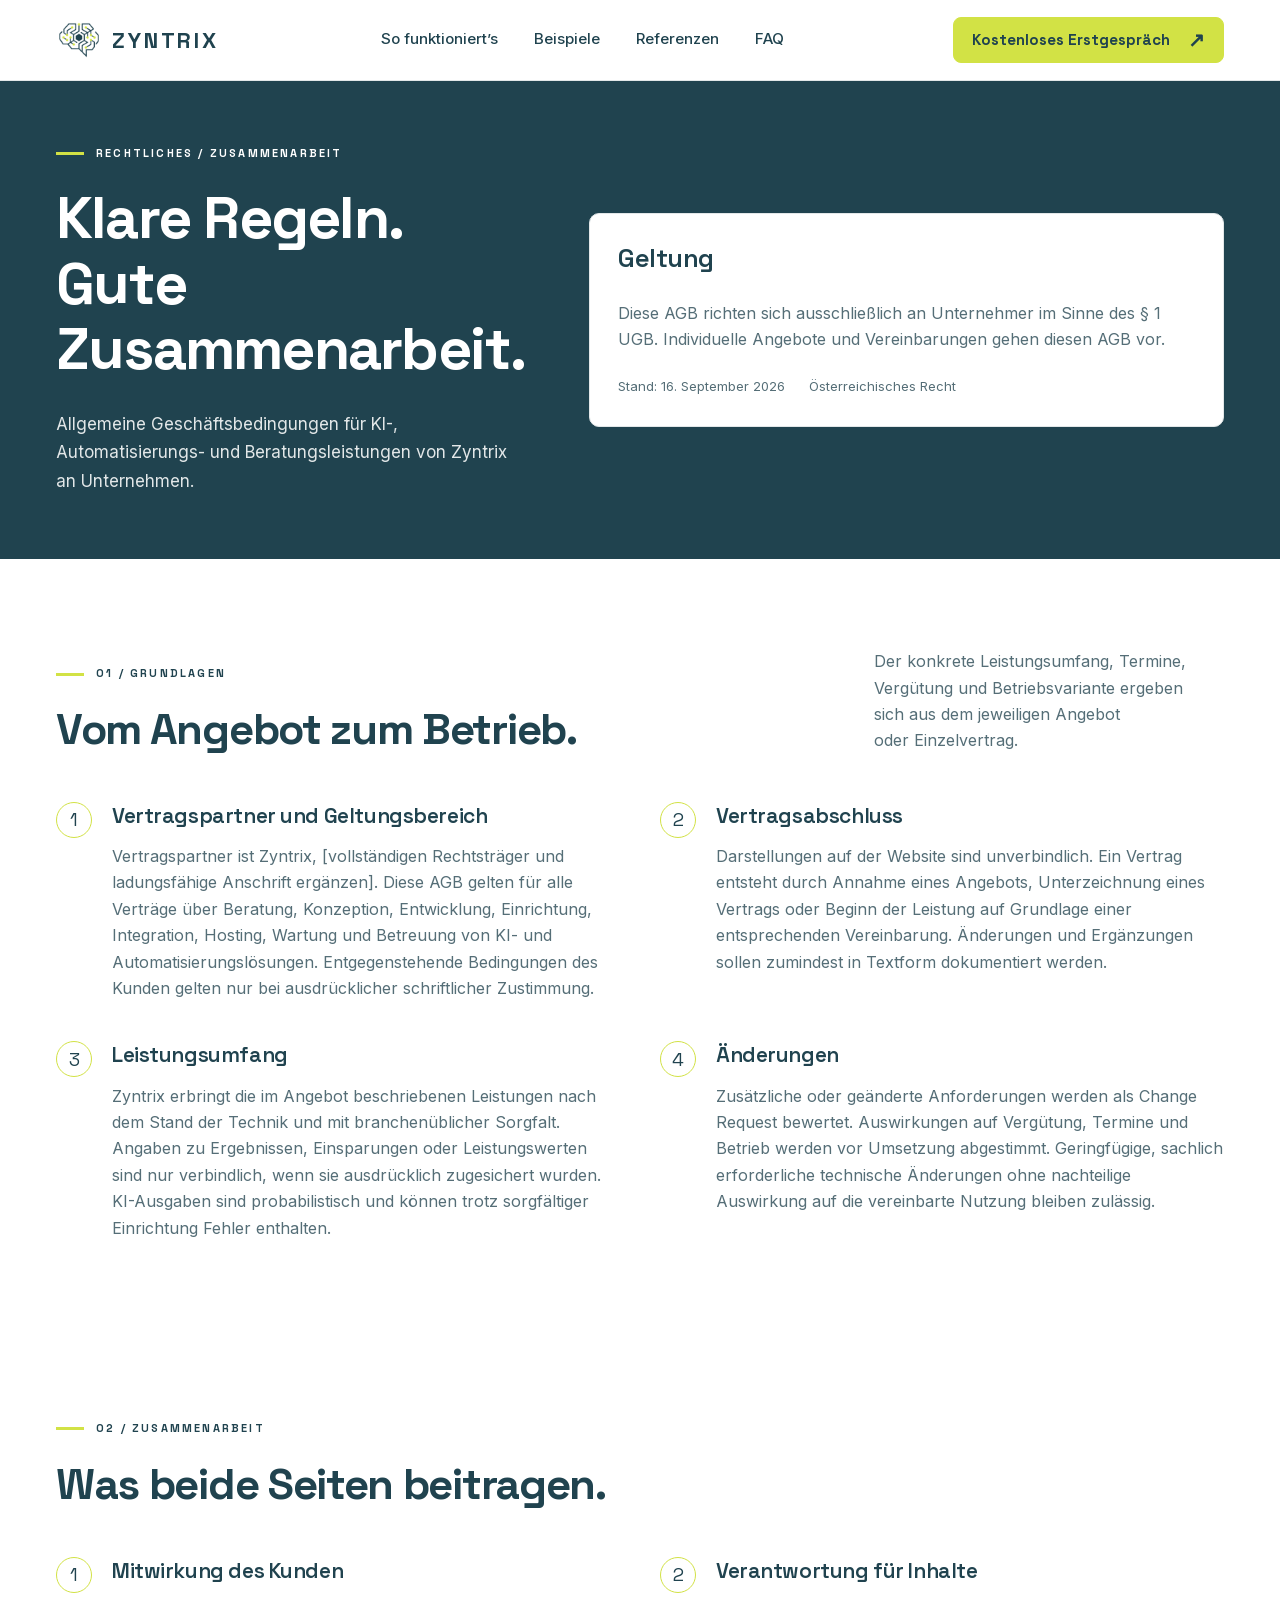
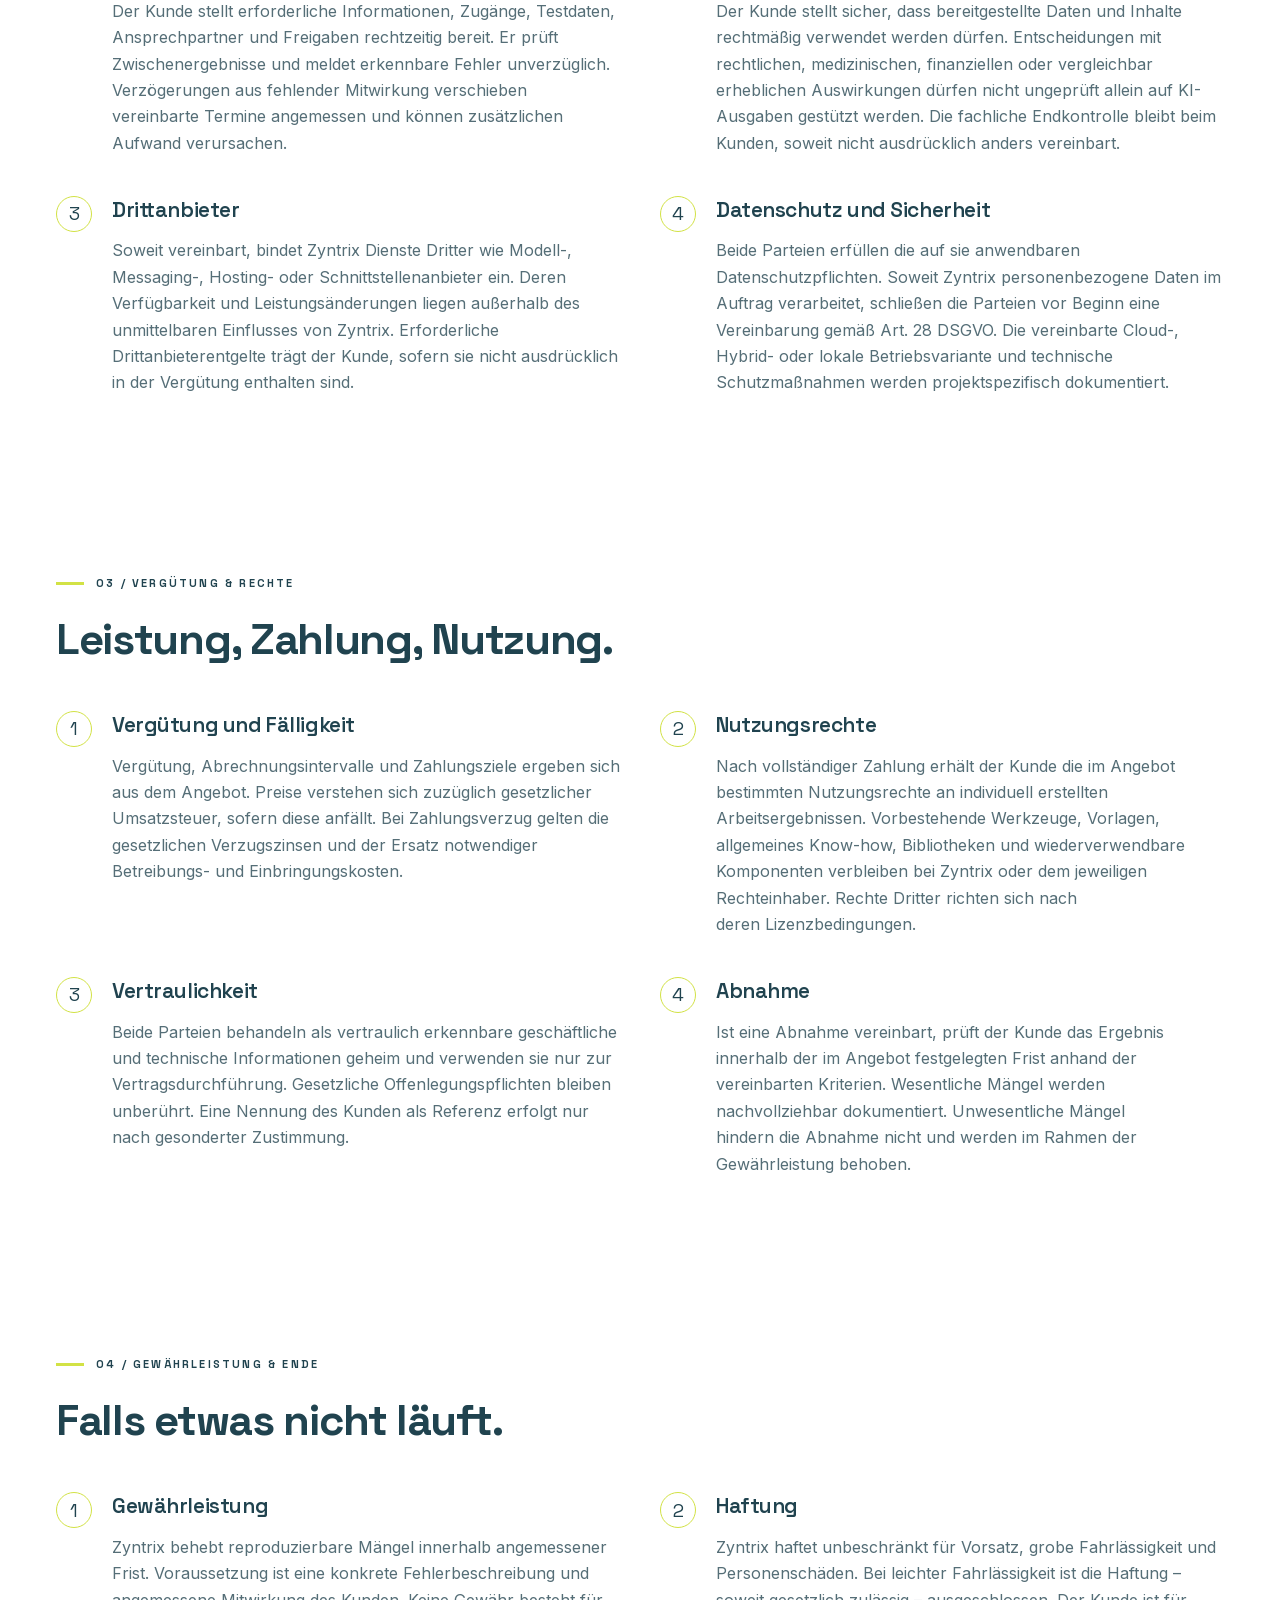
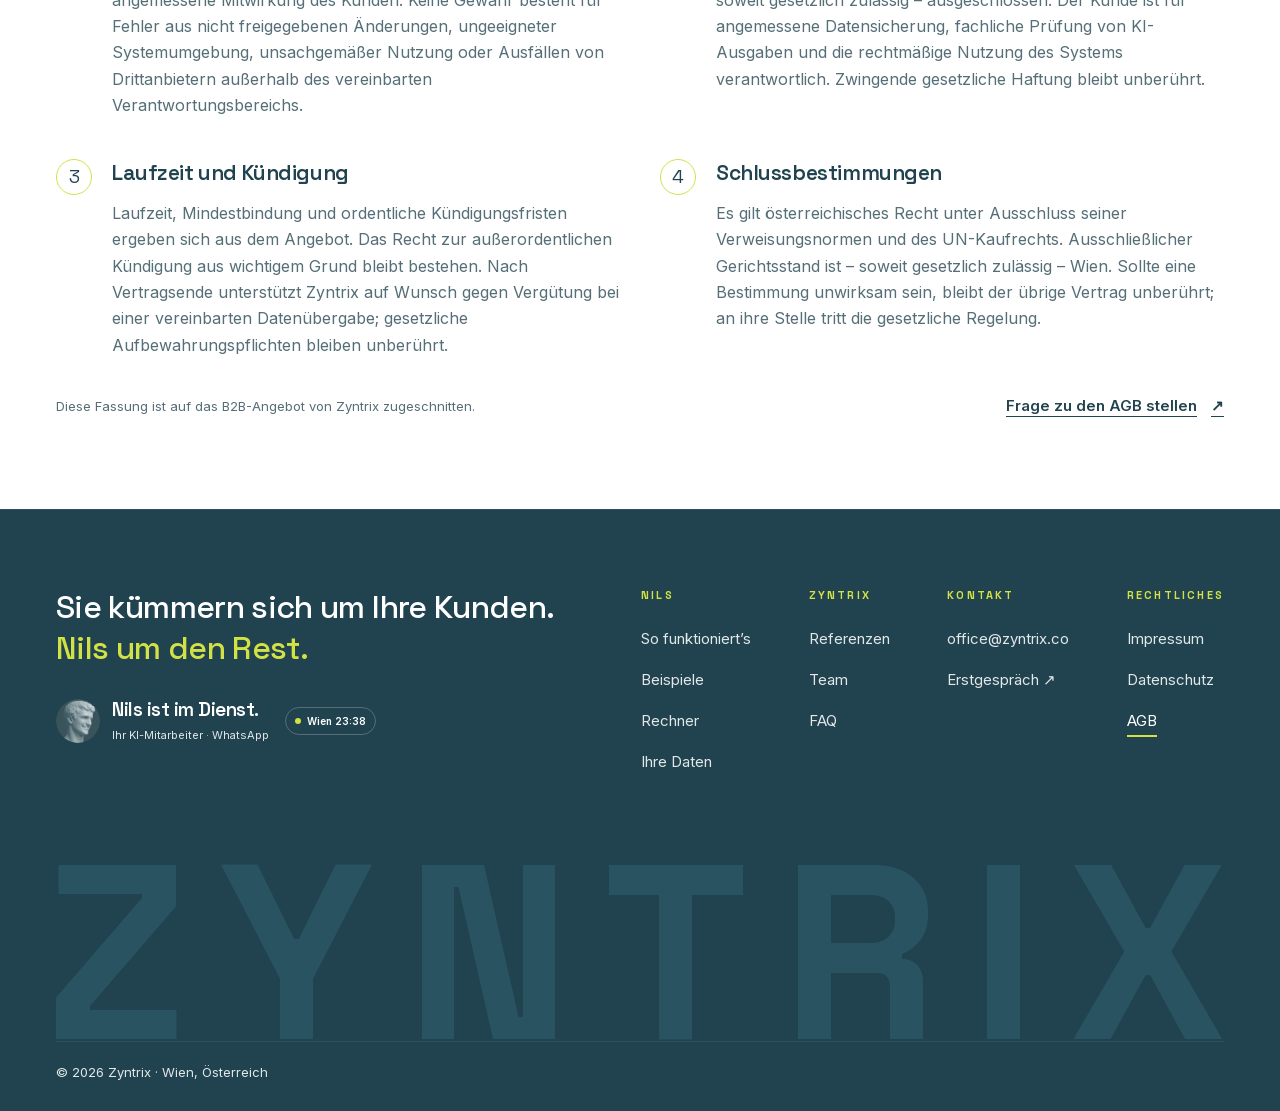
<file: agb.html>
<!doctype html>
<html lang="de-AT">
<head>
  <meta charset="utf-8"><meta name="viewport" content="width=device-width,initial-scale=1"><meta name="theme-color" content="#20434f">
  <!-- Google tag (gtag.js) -->
  <script async src="https://www.googletagmanager.com/gtag/js?id=G-1M1GFKZNW0"></script>
  <script>
    window.dataLayer = window.dataLayer || [];
    function gtag(){dataLayer.push(arguments);}
    gtag('js', new Date());
    gtag('config', 'G-1M1GFKZNW0');
  </script>
  <title>Allgemeine Geschäftsbedingungen | Zyntrix</title>
  <meta name="description" content="Allgemeine Geschäftsbedingungen von Zyntrix für Leistungen an Unternehmen."><meta name="robots" content="noindex,follow">
  <meta property="og:type" content="website"><meta property="og:locale" content="de_AT"><meta property="og:title" content="Allgemeine Geschäftsbedingungen | Zyntrix"><meta property="og:description" content="AGB von Zyntrix für KI- und Automatisierungsleistungen an Unternehmen."><meta property="og:url" content="https://zyntrix.co/agb.html">
  <link rel="canonical" href="https://zyntrix.co/agb.html"><link rel="icon" href="/favicon.ico?v=4" type="image/x-icon" sizes="any"><link rel="icon" type="image/svg+xml" href="/assets/icons/favicon.svg?v=4"><link rel="icon" type="image/png" sizes="32x32" href="/assets/icons/favicon-32x32.png?v=4"><link rel="icon" type="image/png" sizes="16x16" href="/assets/icons/favicon-16x16.png?v=4"><link rel="apple-touch-icon" href="/apple-touch-icon.png?v=4"><link rel="manifest" href="/assets/icons/site.webmanifest">
  <!-- Meta Pixel Code -->
  <script>
  !function(f,b,e,v,n,t,s){if(f.fbq)return;n=f.fbq=function(){n.callMethod?n.callMethod.apply(n,arguments):n.queue.push(arguments)};if(!f._fbq)f._fbq=n;n.push=n;n.loaded=!0;n.version="2.0";n.queue=[];t=b.createElement(e);t.async=!0;t.src=v;s=b.getElementsByTagName(e)[0];s.parentNode.insertBefore(t,s)}(window,document,"script","https://connect.facebook.net/en_US/fbevents.js");
  fbq("init","1392514952248366");fbq("track","PageView");
  </script>
  <noscript><img height="1" width="1" style="display:none" src="https://www.facebook.com/tr?id=1392514952248366&amp;ev=PageView&amp;noscript=1" alt=""></noscript>
  <!-- End Meta Pixel Code -->
  <link rel="preload" href="assets/fonts/space-grotesk.woff2" as="font" type="font/woff2" crossorigin><link rel="stylesheet" href="assets/css/site.css">
</head>
<body>
  <a class="skip" href="#inhalt">Zum Inhalt springen</a>
  <header class="site-header"><div class="header wrap"><a class="brand" href="/" aria-label="Zyntrix, zur Startseite"><img class="brand-avatar" src="assets/logo/zyntrix-logo-transparent-256.webp" width="46" height="46" alt="">ZYNTRIX</a><nav class="header-links" aria-label="Hauptnavigation"><a href="/#so-funktionierts">So funktioniert’s</a><a href="/#beispiele">Beispiele</a><a href="/#referenzen">Referenzen</a><a href="/#faq">FAQ</a><a class="header-contact" href="/#potenzialcheck">Kostenloses Erstgespräch <span aria-hidden="true">↗&#xFE0E;</span></a></nav></div></header>

  <main id="inhalt">
    <section class="section contact" aria-labelledby="page-title"><div class="wrap contact-layout"><div class="contact-copy"><div class="eyebrow">Rechtliches / Zusammenarbeit</div><h1 id="page-title">Klare Regeln.<br>Gute Zusammenarbeit.</h1><p>Allgemeine Geschäftsbedingungen für KI-, Automatisierungs- und Beratungsleistungen von Zyntrix an Unternehmen.</p></div><div class="check-card"><h3>Geltung</h3><p class="muted">Diese AGB richten sich ausschließlich an Unternehmer im Sinne des § 1 UGB. Individuelle Angebote und Vereinbarungen gehen diesen AGB vor.</p><div class="privacy-tags"><span>Stand: 16. September 2026</span><span>Österreichisches Recht</span></div></div></div></section>

    <section class="section" aria-labelledby="agb-title"><div class="wrap"><div class="section-top"><div><div class="eyebrow">01 / Grundlagen</div><h2 id="agb-title">Vom Angebot zum Betrieb.</h2></div><p>Der konkrete Leistungsumfang, Termine, Vergütung und Betriebsvariante ergeben sich aus dem jeweiligen Angebot oder Einzelvertrag.</p></div><div class="promise-grid"><div class="promise"><span class="checkmark" aria-hidden="true">1</span><div><h3>Vertragspartner und Geltungsbereich</h3><p>Vertragspartner ist Zyntrix, [vollständigen Rechtsträger und ladungsfähige Anschrift ergänzen]. Diese AGB gelten für alle Verträge über Beratung, Konzeption, Entwicklung, Einrichtung, Integration, Hosting, Wartung und Betreuung von KI- und Automatisierungslösungen. Entgegenstehende Bedingungen des Kunden gelten nur bei ausdrücklicher schriftlicher Zustimmung.</p></div></div><div class="promise"><span class="checkmark" aria-hidden="true">2</span><div><h3>Vertragsabschluss</h3><p>Darstellungen auf der Website sind unverbindlich. Ein Vertrag entsteht durch Annahme eines Angebots, Unterzeichnung eines Vertrags oder Beginn der Leistung auf Grundlage einer entsprechenden Vereinbarung. Änderungen und Ergänzungen sollen zumindest in Textform dokumentiert werden.</p></div></div><div class="promise"><span class="checkmark" aria-hidden="true">3</span><div><h3>Leistungsumfang</h3><p>Zyntrix erbringt die im Angebot beschriebenen Leistungen nach dem Stand der Technik und mit branchenüblicher Sorgfalt. Angaben zu Ergebnissen, Einsparungen oder Leistungswerten sind nur verbindlich, wenn sie ausdrücklich zugesichert wurden. KI-Ausgaben sind probabilistisch und können trotz sorgfältiger Einrichtung Fehler enthalten.</p></div></div><div class="promise"><span class="checkmark" aria-hidden="true">4</span><div><h3>Änderungen</h3><p>Zusätzliche oder geänderte Anforderungen werden als Change Request bewertet. Auswirkungen auf Vergütung, Termine und Betrieb werden vor Umsetzung abgestimmt. Geringfügige, sachlich erforderliche technische Änderungen ohne nachteilige Auswirkung auf die vereinbarte Nutzung bleiben zulässig.</p></div></div></div></div></section>

    <section class="section promises" aria-labelledby="zusammenarbeit-title"><div class="wrap"><div class="section-top"><div><div class="eyebrow">02 / Zusammenarbeit</div><h2 id="zusammenarbeit-title">Was beide Seiten beitragen.</h2></div></div><div class="promise-grid"><div class="promise"><span class="checkmark" aria-hidden="true">1</span><div><h3>Mitwirkung des Kunden</h3><p>Der Kunde stellt erforderliche Informationen, Zugänge, Testdaten, Ansprechpartner und Freigaben rechtzeitig bereit. Er prüft Zwischenergebnisse und meldet erkennbare Fehler unverzüglich. Verzögerungen aus fehlender Mitwirkung verschieben vereinbarte Termine angemessen und können zusätzlichen Aufwand verursachen.</p></div></div><div class="promise"><span class="checkmark" aria-hidden="true">2</span><div><h3>Verantwortung für Inhalte</h3><p>Der Kunde stellt sicher, dass bereitgestellte Daten und Inhalte rechtmäßig verwendet werden dürfen. Entscheidungen mit rechtlichen, medizinischen, finanziellen oder vergleichbar erheblichen Auswirkungen dürfen nicht ungeprüft allein auf KI-Ausgaben gestützt werden. Die fachliche Endkontrolle bleibt beim Kunden, soweit nicht ausdrücklich anders vereinbart.</p></div></div><div class="promise"><span class="checkmark" aria-hidden="true">3</span><div><h3>Drittanbieter</h3><p>Soweit vereinbart, bindet Zyntrix Dienste Dritter wie Modell-, Messaging-, Hosting- oder Schnittstellenanbieter ein. Deren Verfügbarkeit und Leistungsänderungen liegen außerhalb des unmittelbaren Einflusses von Zyntrix. Erforderliche Drittanbieterentgelte trägt der Kunde, sofern sie nicht ausdrücklich in der Vergütung enthalten sind.</p></div></div><div class="promise"><span class="checkmark" aria-hidden="true">4</span><div><h3>Datenschutz und Sicherheit</h3><p>Beide Parteien erfüllen die auf sie anwendbaren Datenschutzpflichten. Soweit Zyntrix personenbezogene Daten im Auftrag verarbeitet, schließen die Parteien vor Beginn eine Vereinbarung gemäß Art. 28 DSGVO. Die vereinbarte Cloud-, Hybrid- oder lokale Betriebsvariante und technische Schutzmaßnahmen werden projektspezifisch dokumentiert.</p></div></div></div></div></section>

    <section class="section" aria-labelledby="zahlung-title"><div class="wrap"><div class="section-top"><div><div class="eyebrow">03 / Vergütung &amp; Rechte</div><h2 id="zahlung-title">Leistung, Zahlung, Nutzung.</h2></div></div><div class="promise-grid"><div class="promise"><span class="checkmark" aria-hidden="true">1</span><div><h3>Vergütung und Fälligkeit</h3><p>Vergütung, Abrechnungsintervalle und Zahlungsziele ergeben sich aus dem Angebot. Preise verstehen sich zuzüglich gesetzlicher Umsatzsteuer, sofern diese anfällt. Bei Zahlungsverzug gelten die gesetzlichen Verzugszinsen und der Ersatz notwendiger Betreibungs- und Einbringungskosten.</p></div></div><div class="promise"><span class="checkmark" aria-hidden="true">2</span><div><h3>Nutzungsrechte</h3><p>Nach vollständiger Zahlung erhält der Kunde die im Angebot bestimmten Nutzungsrechte an individuell erstellten Arbeitsergebnissen. Vorbestehende Werkzeuge, Vorlagen, allgemeines Know-how, Bibliotheken und wiederverwendbare Komponenten verbleiben bei Zyntrix oder dem jeweiligen Rechteinhaber. Rechte Dritter richten sich nach deren Lizenzbedingungen.</p></div></div><div class="promise"><span class="checkmark" aria-hidden="true">3</span><div><h3>Vertraulichkeit</h3><p>Beide Parteien behandeln als vertraulich erkennbare geschäftliche und technische Informationen geheim und verwenden sie nur zur Vertragsdurchführung. Gesetzliche Offenlegungspflichten bleiben unberührt. Eine Nennung des Kunden als Referenz erfolgt nur nach gesonderter Zustimmung.</p></div></div><div class="promise"><span class="checkmark" aria-hidden="true">4</span><div><h3>Abnahme</h3><p>Ist eine Abnahme vereinbart, prüft der Kunde das Ergebnis innerhalb der im Angebot festgelegten Frist anhand der vereinbarten Kriterien. Wesentliche Mängel werden nachvollziehbar dokumentiert. Unwesentliche Mängel hindern die Abnahme nicht und werden im Rahmen der Gewährleistung behoben.</p></div></div></div></div></section>

    <section class="section promises" aria-labelledby="haftung-title"><div class="wrap"><div class="section-top"><div><div class="eyebrow">04 / Gewährleistung &amp; Ende</div><h2 id="haftung-title">Falls etwas nicht läuft.</h2></div></div><div class="promise-grid"><div class="promise"><span class="checkmark" aria-hidden="true">1</span><div><h3>Gewährleistung</h3><p>Zyntrix behebt reproduzierbare Mängel innerhalb angemessener Frist. Voraussetzung ist eine konkrete Fehlerbeschreibung und angemessene Mitwirkung des Kunden. Keine Gewähr besteht für Fehler aus nicht freigegebenen Änderungen, ungeeigneter Systemumgebung, unsachgemäßer Nutzung oder Ausfällen von Drittanbietern außerhalb des vereinbarten Verantwortungsbereichs.</p></div></div><div class="promise"><span class="checkmark" aria-hidden="true">2</span><div><h3>Haftung</h3><p>Zyntrix haftet unbeschränkt für Vorsatz, grobe Fahrlässigkeit und Personenschäden. Bei leichter Fahrlässigkeit ist die Haftung – soweit gesetzlich zulässig – ausgeschlossen. Der Kunde ist für angemessene Datensicherung, fachliche Prüfung von KI-Ausgaben und die rechtmäßige Nutzung des Systems verantwortlich. Zwingende gesetzliche Haftung bleibt unberührt.</p></div></div><div class="promise"><span class="checkmark" aria-hidden="true">3</span><div><h3>Laufzeit und Kündigung</h3><p>Laufzeit, Mindestbindung und ordentliche Kündigungsfristen ergeben sich aus dem Angebot. Das Recht zur außerordentlichen Kündigung aus wichtigem Grund bleibt bestehen. Nach Vertragsende unterstützt Zyntrix auf Wunsch gegen Vergütung bei einer vereinbarten Datenübergabe; gesetzliche Aufbewahrungspflichten bleiben unberührt.</p></div></div><div class="promise"><span class="checkmark" aria-hidden="true">4</span><div><h3>Schlussbestimmungen</h3><p>Es gilt österreichisches Recht unter Ausschluss seiner Verweisungsnormen und des UN-Kaufrechts. Ausschließlicher Gerichtsstand ist – soweit gesetzlich zulässig – Wien. Sollte eine Bestimmung unwirksam sein, bleibt der übrige Vertrag unberührt; an ihre Stelle tritt die gesetzliche Regelung.</p></div></div></div><div class="section-bottom"><span class="small">Diese Fassung ist auf das B2B-Angebot von Zyntrix zugeschnitten.</span><a class="text-link" href="mailto:office@zyntrix.co">Frage zu den AGB stellen <span aria-hidden="true">↗&#xFE0E;</span></a></div></div></section>
  </main>

  <footer class="footer"><div class="wrap">
    <div>
      <p>Sie kümmern sich um Ihre Kunden.<br><span>Nils um den Rest.</span></p>
      <div class="demo-header"><img src="assets/img/nils.webp" width="44" height="44" alt="" loading="lazy"><div><strong>Nils ist im Dienst.</strong><span>Ihr KI-Mitarbeiter · WhatsApp</span></div><span class="demo-online"><i aria-hidden="true"></i><span id="footer-clock">24/7</span></span></div>
    </div>
    <nav class="footer-links" aria-labelledby="footer-nils"><h2 id="footer-nils">Nils</h2><a href="/#so-funktionierts">So funktioniert’s</a><a href="/#beispiele">Beispiele</a><a href="/#rechner">Rechner</a><a href="/#datenschutz">Ihre Daten</a></nav>
    <nav class="footer-links" aria-labelledby="footer-zyntrix"><h2 id="footer-zyntrix">Zyntrix</h2><a href="/#referenzen">Referenzen</a><a href="/#team">Team</a><a href="/#faq">FAQ</a></nav>
    <nav class="footer-links" aria-labelledby="footer-kontakt"><h2 id="footer-kontakt">Kontakt</h2><a href="mailto:office@zyntrix.co">office@zyntrix.co</a><a href="/#potenzialcheck">Erstgespräch <span aria-hidden="true">↗&#xFE0E;</span></a></nav>
    <nav class="footer-links" aria-labelledby="footer-recht"><h2 id="footer-recht">Rechtliches</h2><a href="impressum.html">Impressum</a><a href="datenschutz.html">Datenschutz</a><a href="agb.html" aria-current="page">AGB</a></nav>
    <p class="brand" aria-hidden="true"><span>Z</span><span>Y</span><span>N</span><span>T</span><span>R</span><span>I</span><span>X</span></p>
    <p class="small">© 2026 Zyntrix · Wien, Österreich</p>
  </div></footer>
  <script>
  // Footer: Ortszeit Wien im Status. Ohne Script bleibt „24/7“ stehen.
  if(window.Intl){const viennaTime=new Intl.DateTimeFormat('de-AT',{timeZone:'Europe/Vienna',hour:'2-digit',minute:'2-digit'});const showViennaTime=()=>{document.getElementById('footer-clock').textContent='Wien '+viennaTime.format(new Date());};showViennaTime();setInterval(showViennaTime,15000);}
  // Footer: Auf Touch-Geräten leuchten die Buchstaben der Wortmarke unter dem Finger (Ersatz für Hover).
  const footerMark=document.querySelector('.footer .wrap > .brand');const lightLetter=event=>{if(event.pointerType==='mouse')return;const letter=document.elementFromPoint(event.clientX,event.clientY);if(!letter||letter.parentNode!==footerMark)return;letter.classList.add('is-active');clearTimeout(letter.fadeTimer);letter.fadeTimer=setTimeout(()=>letter.classList.remove('is-active'),400);};footerMark.addEventListener('pointerdown',lightLetter);footerMark.addEventListener('pointermove',lightLetter);
  </script>
</body>
</html>
</file>
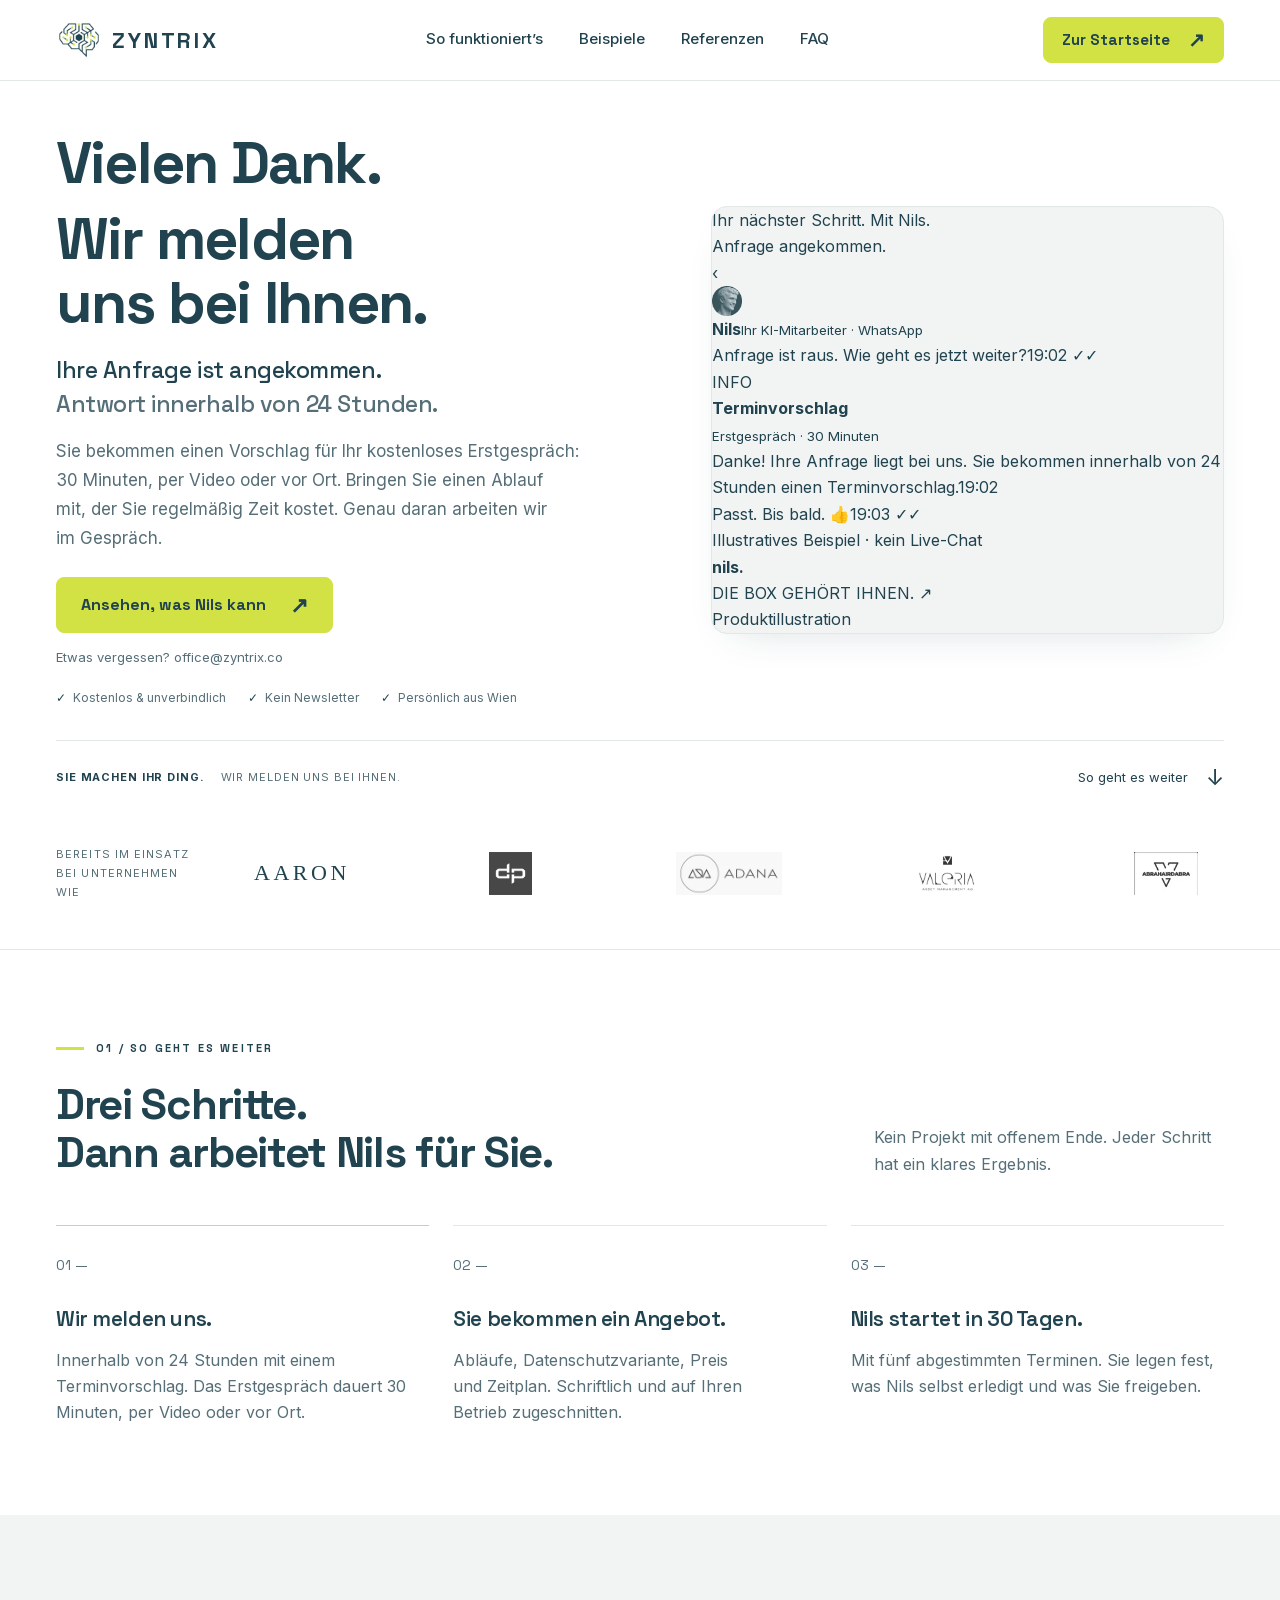
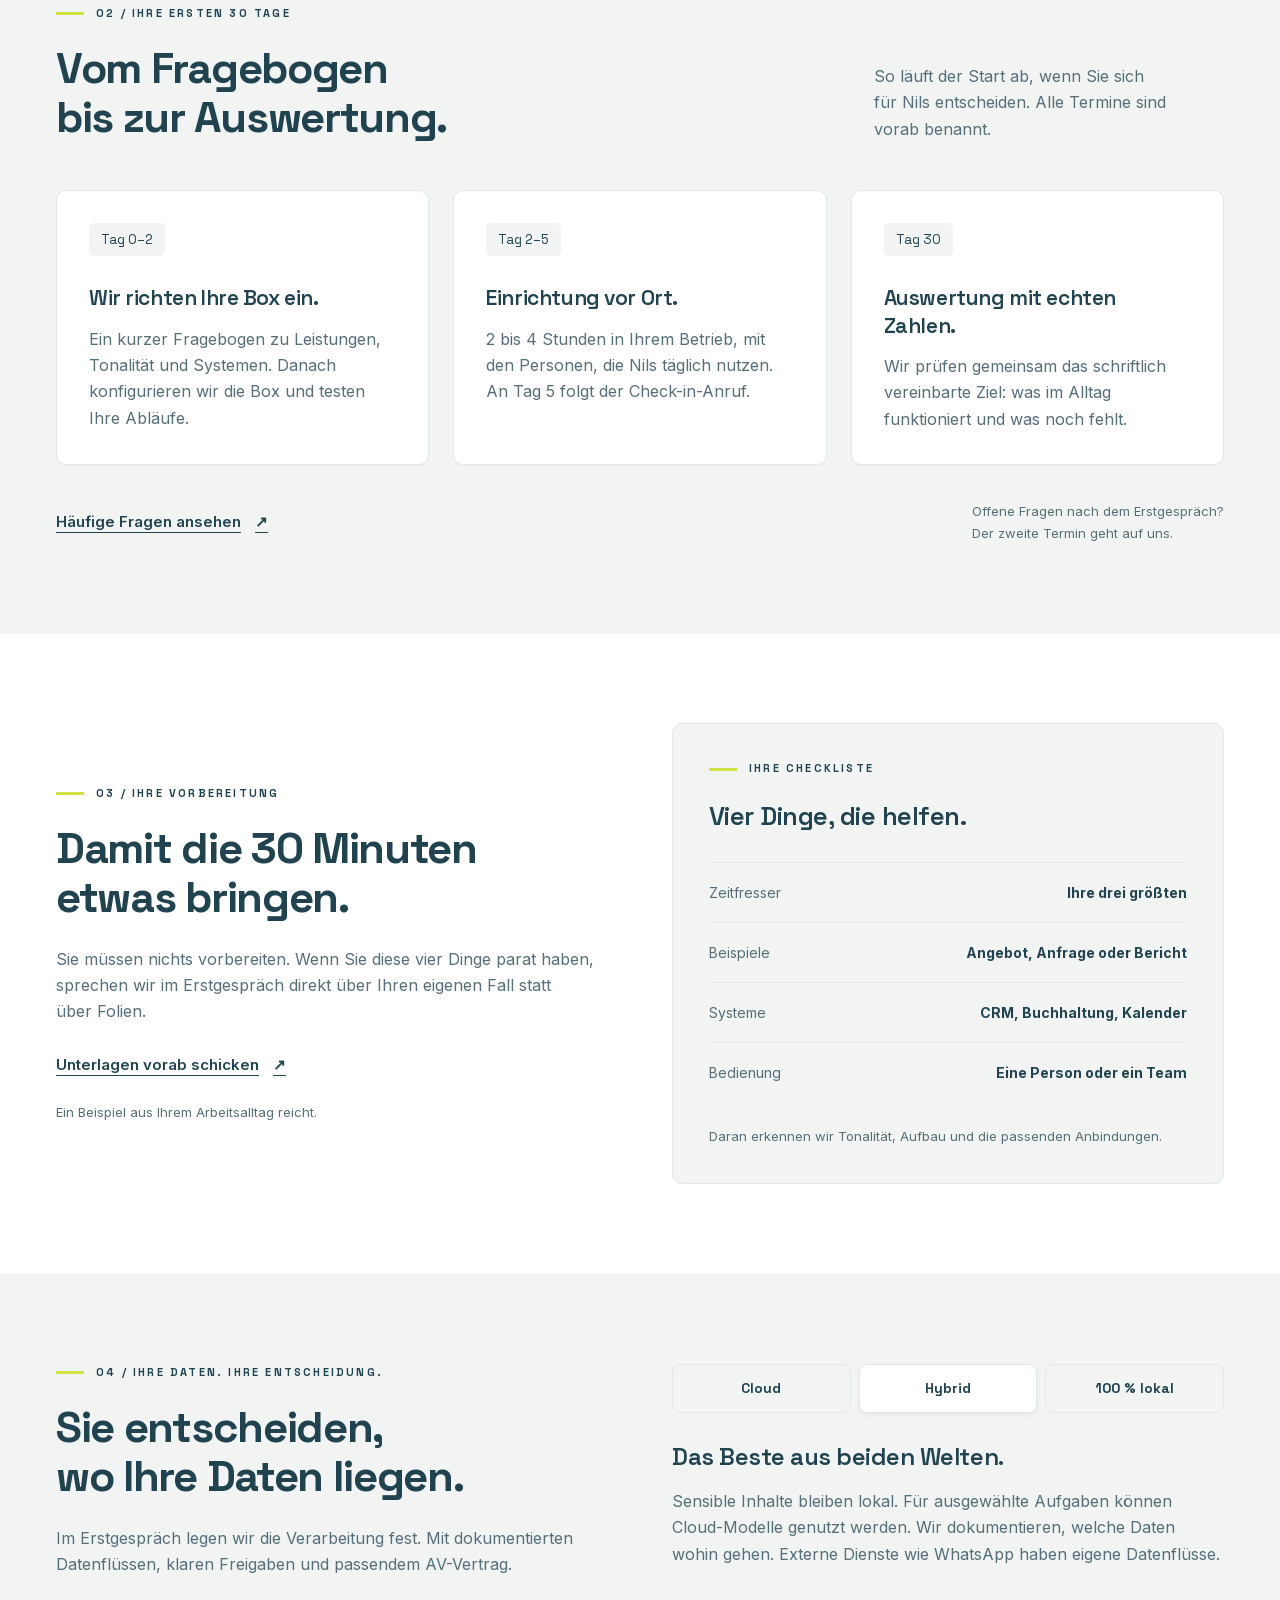
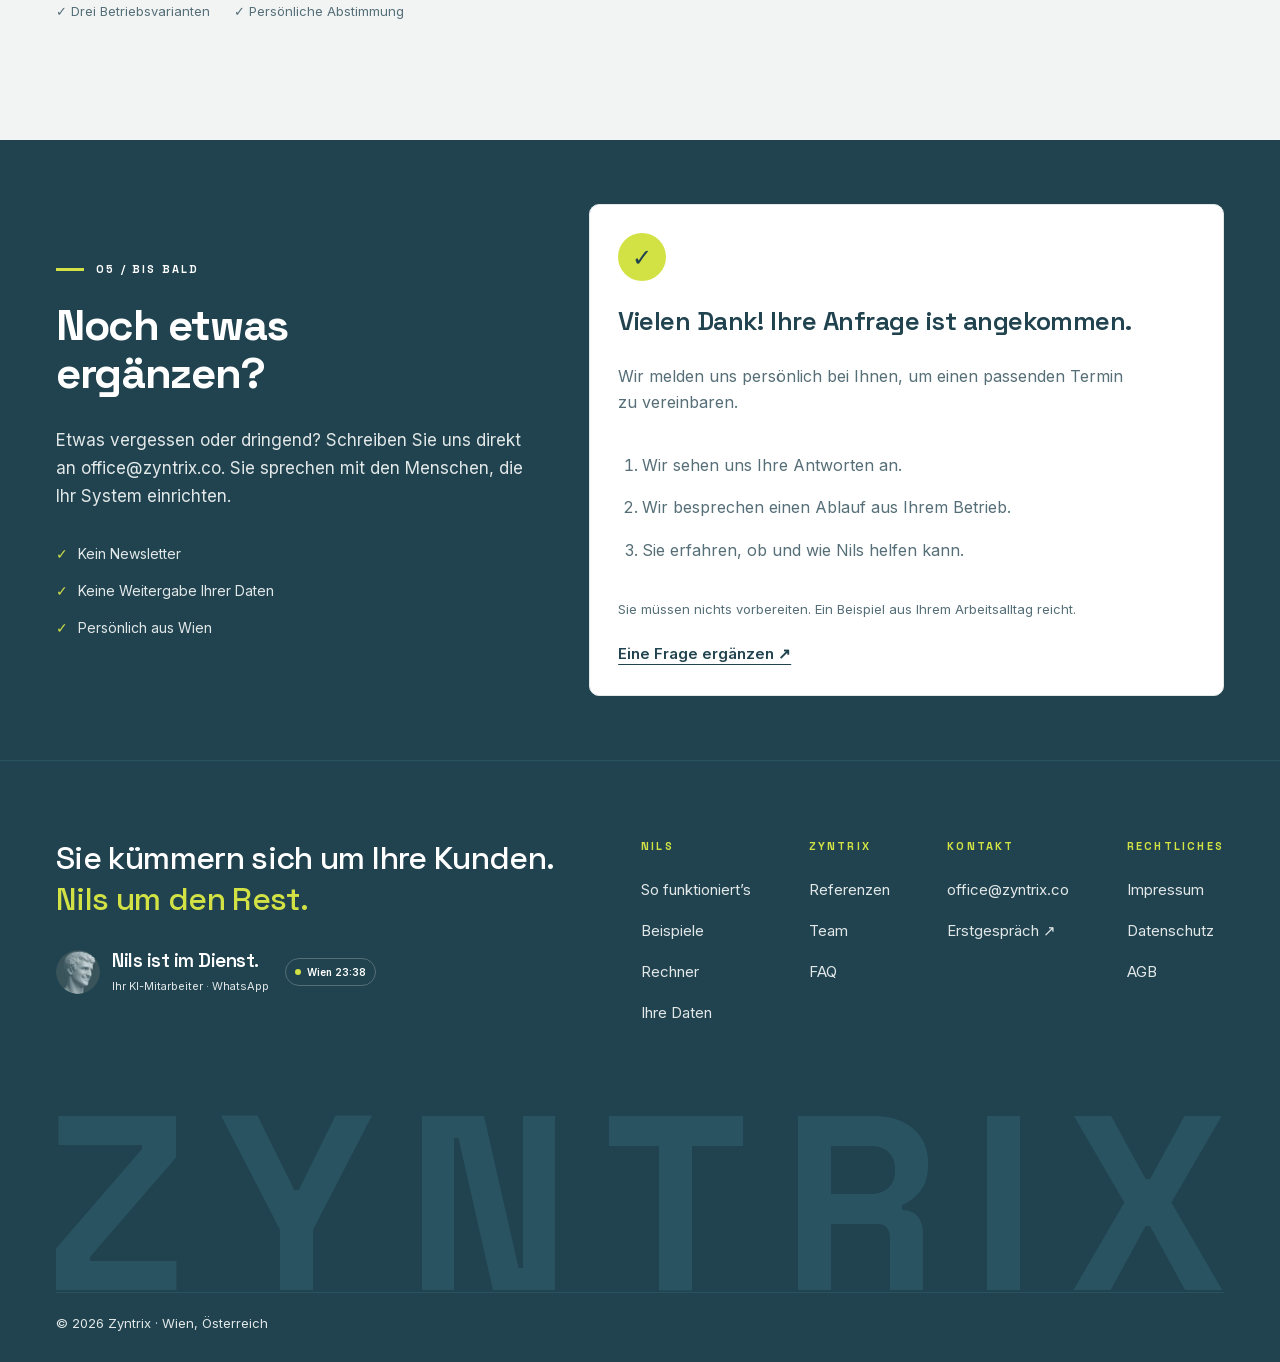
<file: danke.html>
<!doctype html>
<html lang="de-AT">
<head>
  <meta charset="utf-8">
  <!-- Google tag (gtag.js) -->
  <script async src="https://www.googletagmanager.com/gtag/js?id=G-1M1GFKZNW0"></script>
  <script>
    window.dataLayer = window.dataLayer || [];
    function gtag(){dataLayer.push(arguments);}
    gtag('js', new Date());
    gtag('config', 'G-1M1GFKZNW0');
  </script>
  <meta name="viewport" content="width=device-width,initial-scale=1">
  <meta name="theme-color" content="#20434f">
  <title>Danke – Ihre Anfrage ist angekommen | Zyntrix</title>
  <meta name="description" content="Ihre Anfrage ist bei Zyntrix eingegangen. Wir melden uns innerhalb von 24 Stunden mit einem Terminvorschlag für Ihr kostenloses Erstgespräch.">
  <!-- Danke-Seite: nicht indexieren, sie ist nur nach dem Absenden des Formulars erreichbar. -->
  <meta name="robots" content="noindex, nofollow">
  <link rel="icon" href="/favicon.ico?v=4" type="image/x-icon" sizes="any">
  <link rel="icon" type="image/svg+xml" href="/assets/icons/favicon.svg?v=4"><link rel="icon" type="image/png" sizes="32x32" href="/assets/icons/favicon-32x32.png?v=4">
  <link rel="icon" type="image/png" sizes="16x16" href="/assets/icons/favicon-16x16.png?v=4">
  <link rel="apple-touch-icon" href="/apple-touch-icon.png?v=4">
  <link rel="manifest" href="/assets/icons/site.webmanifest">
  <!-- Meta Pixel Code -->
  <script>
  !function(f,b,e,v,n,t,s)
  {if(f.fbq)return;n=f.fbq=function(){n.callMethod?
  n.callMethod.apply(n,arguments):n.queue.push(arguments)};
  if(!f._fbq)f._fbq=n;n.push=n;n.loaded=!0;n.version="2.0";
  n.queue=[];t=b.createElement(e);t.async=!0;
  t.src=v;s=b.getElementsByTagName(e)[0];
  s.parentNode.insertBefore(t,s)}(window, document,"script",
  "https://connect.facebook.net/en_US/fbevents.js");
  fbq("init", "1392514952248366");
  fbq("track", "PageView");
  </script>
  <noscript><img height="1" width="1" style="display:none"
  src="https://www.facebook.com/tr?id=1392514952248366&ev=PageView&noscript=1"
  /></noscript>
  <!-- End Meta Pixel Code -->

  <!-- Lead-Event: Es feuert bewusst hier und nicht schon beim Klick auf der
       Startseite - erst wenn diese Seite geladen ist, ist belegt, dass die
       Anfrage tatsaechlich durchgelaufen ist.

       Damit ein direkter Aufruf, ein Neuladen oder ein Besuch ueber den
       Verlauf keinen zweiten Lead zaehlt, feuert es nur, wenn das Formular
       zuvor ein Token im sessionStorage hinterlegt hat. Das Token wird beim
       Lesen sofort entfernt und ist nach 30 Minuten ohnehin verfallen.

       Die eventID stammt aus demselben Token wie der Rueckfall auf der
       Startseite (falls die Weiterleitung dort blockiert wird). Meta fuehrt
       zwei Ereignisse mit gleicher eventID zu einem zusammen. -->
  <script>
  (function () {
    var KEY = 'zyntrix:lead';
    var TTL = 30 * 60 * 1000;

    var raw = null;
    try { raw = window.sessionStorage.getItem(KEY); } catch (err) { return; }
    if (!raw) return;
    try { window.sessionStorage.removeItem(KEY); } catch (err) {}

    var token = null;
    try { token = JSON.parse(raw); } catch (err) { return; }
    if (!token || !token.eventId || !token.ts) return;
    if (Date.now() - token.ts > TTL) return;

    fbq('track', 'Lead', {}, { eventID: token.eventId });
  })();
  </script>
  <link rel="preload" href="assets/fonts/space-grotesk.woff2" as="font" type="font/woff2" crossorigin>
  <link rel="stylesheet" href="assets/css/site.css">
  <!-- CSS oben 1:1 aus index.html (Corporate Identity). Nur Klassen der Startseite verwenden. -->
</head>
<body>
  <a class="skip" href="#inhalt">Zum Inhalt</a>
  <header class="site-header"><div class="header wrap">
    <a class="brand" href="/" aria-label="Zyntrix, zur Startseite"><img class="brand-avatar" src="assets/logo/zyntrix-logo-transparent-256.webp" width="46" height="46" alt="">ZYNTRIX</a>
    <nav class="header-links" aria-label="Seitennavigation"><a href="/#so-funktionierts">So funktioniert’s</a><a href="/#beispiele">Beispiele</a><a href="/#referenzen">Referenzen</a><a href="/#faq">FAQ</a><a class="header-contact" href="/">Zur Startseite <span aria-hidden="true">↗&#xFE0E;</span></a></nav>
  </div></header>
  <main id="inhalt">
    <section class="hero wrap" aria-labelledby="hero-title">
      <div class="hero-copy">
        <h1 id="hero-title"><span class="hero-name">Vielen Dank.</span><span>Wir melden<br>uns bei Ihnen.</span></h1>
        <p class="hero-promise">Ihre Anfrage ist angekommen.<br><span>Antwort innerhalb von 24 Stunden.</span></p>
        <p>Sie bekommen einen Vorschlag für Ihr kostenloses Erstgespräch: 30 Minuten, per Video oder vor Ort. Bringen Sie einen Ablauf mit, der Sie regelmäßig Zeit kostet. Genau daran arbeiten wir im Gespräch.</p>
        <div class="hero-actions"><a class="button" href="/#beispiele">Ansehen, was Nils kann <span class="arrow" aria-hidden="true">↗&#xFE0E;</span></a><span class="small muted">Etwas vergessen? <a href="mailto:office@zyntrix.co">office@zyntrix.co</a></span></div>
        <div class="hero-checks"><span>Kostenlos &amp; unverbindlich</span><span>Kein Newsletter</span><span>Persönlich aus Wien</span></div>
      </div>
      <div class="hero-visual" role="group" aria-label="Illustration der KI-Box und eines beispielhaften Chats">
        <span class="visual-label">Ihr nächster Schritt. Mit Nils.</span><div class="hero-sticker">Anfrage angekommen.</div>
        <div class="phone"><div class="phone-top"><span aria-hidden="true">‹</span><img src="assets/img/nils.webp" width="30" height="30" alt=""><div><strong>Nils</strong><small>Ihr KI-Mitarbeiter · WhatsApp</small></div></div><div class="chat"><div class="bubble out"><span>Anfrage ist raus. Wie geht es jetzt weiter?</span><time>19:02 ✓✓</time></div><div class="bubble"><div class="file"><span class="file-icon">INFO</span><div><b>Terminvorschlag</b><br><small>Erstgespräch · 30 Minuten</small></div></div><span>Danke! Ihre Anfrage liegt bei uns. Sie bekommen innerhalb von 24 Stunden einen Terminvorschlag.</span><time>19:02</time></div><div class="bubble out"><span>Passt. Bis bald. 👍</span><time>19:03 ✓✓</time></div><div class="demo-note">Illustratives Beispiel · kein Live-Chat</div></div></div>
        <div class="box-device" aria-label="Schematische Darstellung der Nils-Box"><b>nils.</b><span class="slot"></span><i></i></div><span class="product-label">DIE BOX GEHÖRT IHNEN. <span aria-hidden="true">↗&#xFE0E;</span><br>Produktillustration</span>
      </div>
      <div class="hero-baseline"><span>SIE MACHEN IHR DING.</span><span>WIR MELDEN UNS BEI IHNEN.</span><a href="#ablauf" aria-label="So geht es weiter">So geht es weiter <span aria-hidden="true">↓</span></a></div>
    </section>
    <section class="trust" aria-label="Bestehende Kunden"><div class="wrap trust-inner"><p class="trust-label">Bereits im Einsatz<br>bei Unternehmen wie</p><div class="logos"><span class="aaron" aria-label="AARON">AARON</span><img class="logo" src="assets/referenzen/logo-dp-real.webp" alt="D&P" width="116" height="43"><img class="logo" src="assets/referenzen/logo-adana-real.webp" alt="ADANA" width="116" height="43"><img class="logo" src="assets/referenzen/logo-valeria-real.webp" alt="Valeria" width="116" height="43"><img class="logo" src="assets/referenzen/logo-abrahairdabra.webp" alt="Abrahairdabra" width="116" height="43"></div></div></section>
    <section id="ablauf" class="section steps" aria-labelledby="steps-title"><div class="wrap"><div class="section-top"><div><div class="eyebrow">01 / So geht es weiter</div><h2 id="steps-title">Drei Schritte.<br>Dann arbeitet Nils für Sie.</h2></div><p>Kein Projekt mit offenem Ende. Jeder Schritt hat ein klares Ergebnis.</p></div><div class="grid3"><article class="step-card"><span class="number">01 —</span><h3>Wir melden uns.</h3><p>Innerhalb von 24 Stunden mit einem Terminvorschlag. Das Erstgespräch dauert 30 Minuten, per Video oder vor Ort.</p></article><article class="step-card"><span class="number">02 —</span><h3>Sie bekommen ein Angebot.</h3><p>Abläufe, Datenschutzvariante, Preis und Zeitplan. Schriftlich und auf Ihren Betrieb zugeschnitten.</p></article><article class="step-card"><span class="number">03 —</span><h3>Nils startet in 30 Tagen.</h3><p>Mit fünf abgestimmten Terminen. Sie legen fest, was Nils selbst erledigt und was Sie freigeben.</p></article></div></div></section>
    <section class="section scenes" aria-labelledby="plan-title"><div class="wrap"><div class="section-top"><div><div class="eyebrow">02 / Ihre ersten 30 Tage</div><h2 id="plan-title">Vom Fragebogen<br>bis zur Auswertung.</h2></div><p>So läuft der Start ab, wenn Sie sich für Nils entscheiden. Alle Termine sind vorab benannt.</p></div><div class="grid3"><article class="card scene"><span class="scene-time">Tag 0–2</span><h3>Wir richten Ihre Box ein.</h3><p>Ein kurzer Fragebogen zu Leistungen, Tonalität und Systemen. Danach konfigurieren wir die Box und testen Ihre Abläufe.</p></article><article class="card scene"><span class="scene-time">Tag 2–5</span><h3>Einrichtung vor Ort.</h3><p>2 bis 4 Stunden in Ihrem Betrieb, mit den Personen, die Nils täglich nutzen. An Tag 5 folgt der Check-in-Anruf.</p></article><article class="card scene"><span class="scene-time">Tag 30</span><h3>Auswertung mit echten Zahlen.</h3><p>Wir prüfen gemeinsam das schriftlich vereinbarte Ziel: was im Alltag funktioniert und was noch fehlt.</p></article></div><div class="section-bottom"><a class="text-link" href="/#faq">Häufige Fragen ansehen <span aria-hidden="true">↗&#xFE0E;</span></a><span class="small">Offene Fragen nach dem Erstgespräch?<br>Der zweite Termin geht auf uns.</span></div></div></section>
    <section class="section" aria-labelledby="prep-title"><div class="wrap grid2 ownership"><div><div class="eyebrow">03 / Ihre Vorbereitung</div><h2 id="prep-title">Damit die 30 Minuten<br>etwas bringen.</h2><p>Sie müssen nichts vorbereiten. Wenn Sie diese vier Dinge parat haben, sprechen wir im Erstgespräch direkt über Ihren eigenen Fall statt über Folien.</p><a class="text-link" href="mailto:office@zyntrix.co">Unterlagen vorab schicken <span aria-hidden="true">↗&#xFE0E;</span></a><p class="small">Ein Beispiel aus Ihrem Arbeitsalltag reicht.</p></div><div class="value-card"><div class="eyebrow">Ihre Checkliste</div><h3>Vier Dinge, die helfen.</h3><div class="value-row"><span>Zeitfresser</span><strong>Ihre drei größten</strong></div><div class="value-row"><span>Beispiele</span><strong>Angebot, Anfrage oder Bericht</strong></div><div class="value-row"><span>Systeme</span><strong>CRM, Buchhaltung, Kalender</strong></div><div class="value-row"><span>Bedienung</span><strong>Eine Person oder ein Team</strong></div><p class="small">Daran erkennen wir Tonalität, Aufbau und die passenden Anbindungen.</p></div></div></section>
    <section id="datenschutz" class="section privacy" aria-labelledby="privacy-title"><div class="wrap privacy-layout"><div><div class="eyebrow">04 / Ihre Daten. Ihre Entscheidung.</div><h2 id="privacy-title">Sie entscheiden,<br>wo Ihre Daten liegen.</h2><p class="privacy-intro">Im Erstgespräch legen wir die Verarbeitung fest. Mit dokumentierten Datenflüssen, klaren Freigaben und passendem AV-Vertrag.</p><div class="privacy-tags"><span>✓ Drei Betriebsvarianten</span><span>✓ Persönliche Abstimmung</span></div></div><div><div class="segmented" role="group" aria-label="Datenschutzvariante wählen"><button type="button" data-privacy="cloud" aria-pressed="false">Cloud</button><button type="button" data-privacy="hybrid" aria-pressed="true">Hybrid</button><button type="button" data-privacy="local" aria-pressed="false">100 % lokal</button></div><div class="privacy-panel" aria-live="polite"><h3 id="privacy-heading">Das Beste aus beiden Welten.</h3><p id="privacy-copy">Sensible Inhalte bleiben lokal. Für ausgewählte Aufgaben können Cloud-Modelle genutzt werden. Wir dokumentieren, welche Daten wohin gehen. Externe Dienste wie WhatsApp haben eigene Datenflüsse.</p></div></div></div></section>
    <section class="section contact" aria-labelledby="contact-title"><div class="wrap contact-layout"><div class="contact-copy"><div class="eyebrow">05 / Bis bald</div><h2 id="contact-title">Noch etwas<br>ergänzen?</h2><p>Etwas vergessen oder dringend? Schreiben Sie uns direkt an office@zyntrix.co. Sie sprechen mit den Menschen, die Ihr System einrichten.</p><div class="contact-points"><span>Kein Newsletter</span><span>Keine Weitergabe Ihrer Daten</span><span>Persönlich aus Wien</span></div></div><div class="check-card"><div class="thank-you"><div class="thanks-mark" aria-hidden="true">✓</div><h3>Vielen Dank! Ihre Anfrage ist angekommen.</h3><p>Wir melden uns persönlich bei Ihnen, um einen passenden Termin zu vereinbaren.</p><ol><li>Wir sehen uns Ihre Antworten an.</li><li>Wir besprechen einen Ablauf aus Ihrem Betrieb.</li><li>Sie erfahren, ob und wie Nils helfen kann.</li></ol><p class="small">Sie müssen nichts vorbereiten. Ein Beispiel aus Ihrem Arbeitsalltag reicht.</p><a class="text-link" href="mailto:office@zyntrix.co">Eine Frage ergänzen ↗&#xFE0E;</a></div></div></div></section>
  </main>
  <footer class="footer"><div class="wrap">
    <div>
      <p>Sie kümmern sich um Ihre Kunden.<br><span>Nils um den Rest.</span></p>
      <div class="demo-header"><img src="assets/img/nils.webp" width="44" height="44" alt="" loading="lazy"><div><strong>Nils ist im Dienst.</strong><span>Ihr KI-Mitarbeiter · WhatsApp</span></div><span class="demo-online"><i aria-hidden="true"></i><span id="footer-clock">24/7</span></span></div>
    </div>
    <nav class="footer-links" aria-labelledby="footer-nils"><h2 id="footer-nils">Nils</h2><a href="/#so-funktionierts">So funktioniert’s</a><a href="/#beispiele">Beispiele</a><a href="/#rechner">Rechner</a><a href="/#datenschutz">Ihre Daten</a></nav>
    <nav class="footer-links" aria-labelledby="footer-zyntrix"><h2 id="footer-zyntrix">Zyntrix</h2><a href="/#referenzen">Referenzen</a><a href="/#team">Team</a><a href="/#faq">FAQ</a></nav>
    <nav class="footer-links" aria-labelledby="footer-kontakt"><h2 id="footer-kontakt">Kontakt</h2><a href="mailto:office@zyntrix.co">office@zyntrix.co</a><a href="/#potenzialcheck">Erstgespräch <span aria-hidden="true">↗&#xFE0E;</span></a></nav>
    <nav class="footer-links" aria-labelledby="footer-recht"><h2 id="footer-recht">Rechtliches</h2><a href="impressum.html">Impressum</a><a href="datenschutz.html">Datenschutz</a><a href="agb.html">AGB</a></nav>
    <p class="brand" aria-hidden="true"><span>Z</span><span>Y</span><span>N</span><span>T</span><span>R</span><span>I</span><span>X</span></p>
    <p class="small">© 2026 Zyntrix · Wien, Österreich</p>
  </div></footer>
  <dialog id="privacy-dialog" aria-labelledby="legal-title"><button type="button" class="dialog-close" data-close-dialog>Schließen ✕</button><h2 id="legal-title">Ihre Daten auf dieser Seite</h2><p>Kontakt: Zyntrix, Wien, Österreich · <a href="mailto:office@zyntrix.co">office@zyntrix.co</a></p><h3>Ihre Anfrage</h3><p>Wenn Sie das Formular absenden, übermitteln wir Ihre Kontaktdaten, die Antworten im Check und Ihre Rechnerwerte an Web3Forms zur Zustellung per E-Mail. Die Anfrage wird zusätzlich über unseren Cloudflare-Worker an unsere interne Telegram-Gruppe weitergeleitet, damit unser Team Sie kontaktieren kann.</p><h3>Meta-Pixel</h3><p>Diese Seite verwendet das Meta-Pixel von Meta Platforms, um die Wirkung unserer Anzeigen zu messen (Seitenaufruf und abgeschickte Anfrage). Dabei können Meta Geräte- und Nutzungsdaten sowie Cookies verarbeiten. Ihre Formulareingaben selbst werden nicht an Meta übermittelt; Rechner und Check-Antworten gehen erst mit dem Absenden an die genannten Dienste.</p><h3>Fragen und Datenschutzrechte</h3><p>Für Fragen zur Verarbeitung, Auskunft, Berichtigung oder Löschung Ihrer Anfrage kontaktieren Sie uns unter <a href="mailto:office@zyntrix.co">office@zyntrix.co</a>.</p><p><a href="https://web3forms.com/privacy" target="_blank" rel="noopener noreferrer">Web3Forms Datenschutz</a> · <a href="https://telegram.org/privacy" target="_blank" rel="noopener noreferrer">Telegram Datenschutz</a> · <a href="https://www.facebook.com/privacy/policy/" target="_blank" rel="noopener noreferrer">Meta Datenschutz</a> · <a href="https://www.cloudflare.com/privacypolicy/" target="_blank" rel="noopener noreferrer">Cloudflare Datenschutz</a></p></dialog>
  <script>
  'use strict';
  // Danke-Seite zyntrix.co. Datenschutz-Umschalter und Dialog wie auf index.html.
  const $ = (id) => document.getElementById(id);
  const privacyTexts = {
    cloud:['Flexibel mit Cloud-Modellen.','Ausgewählte Inhalte werden zur Verarbeitung an vereinbarte Cloud-Anbieter übermittelt. Alles, was Zyntrix selbst betreibt, liegt in Europa. Die Datenflüsse externer Anbieter prüfen und dokumentieren wir gesondert.'],
    hybrid:['Das Beste aus beiden Welten.','Sensible Inhalte bleiben lokal. Für ausgewählte Aufgaben können Cloud-Modelle genutzt werden. Wir dokumentieren, welche Daten wohin gehen. Externe Dienste wie WhatsApp haben eigene Datenflüsse.'],
    local:['Sensible Inhalte bleiben im Haus.','Lokale Modelle verarbeiten Ihre Inhalte auf der Box. Dafür nutzen wir einen internen Zugang statt WhatsApp oder externer Cloud-Dienste. Voraussetzungen, Funktionsumfang und Datenflüsse prüfen wir im Einzelfall.']
  };
  function setPrivacy(mode) {
    document.querySelectorAll('[data-privacy]').forEach(button=>button.setAttribute('aria-pressed',String(button.dataset.privacy===mode)));
    $('privacy-heading').textContent=privacyTexts[mode][0]; $('privacy-copy').textContent=privacyTexts[mode][1];
  }
  document.querySelectorAll('[data-privacy]').forEach(button=>button.addEventListener('click',()=>setPrivacy(button.dataset.privacy)));
  document.querySelectorAll('[data-dialog]').forEach(link=>link.addEventListener('click',event=>{event.preventDefault();$(link.dataset.dialog).showModal();}));
  document.querySelectorAll('[data-close-dialog]').forEach(button=>button.addEventListener('click',()=>button.closest('dialog').close()));
  // Footer: Ortszeit Wien im Status. Ohne Script bleibt „24/7“ stehen.
  if(window.Intl){const viennaTime=new Intl.DateTimeFormat('de-AT',{timeZone:'Europe/Vienna',hour:'2-digit',minute:'2-digit'});const showViennaTime=()=>{document.getElementById('footer-clock').textContent='Wien '+viennaTime.format(new Date());};showViennaTime();setInterval(showViennaTime,15000);}
  // Footer: Auf Touch-Geräten leuchten die Buchstaben der Wortmarke unter dem Finger (Ersatz für Hover).
  const footerMark=document.querySelector('.footer .wrap > .brand');const lightLetter=event=>{if(event.pointerType==='mouse')return;const letter=document.elementFromPoint(event.clientX,event.clientY);if(!letter||letter.parentNode!==footerMark)return;letter.classList.add('is-active');clearTimeout(letter.fadeTimer);letter.fadeTimer=setTimeout(()=>letter.classList.remove('is-active'),400);};footerMark.addEventListener('pointerdown',lightLetter);footerMark.addEventListener('pointermove',lightLetter);
  </script>
</body>
</html>
</file>
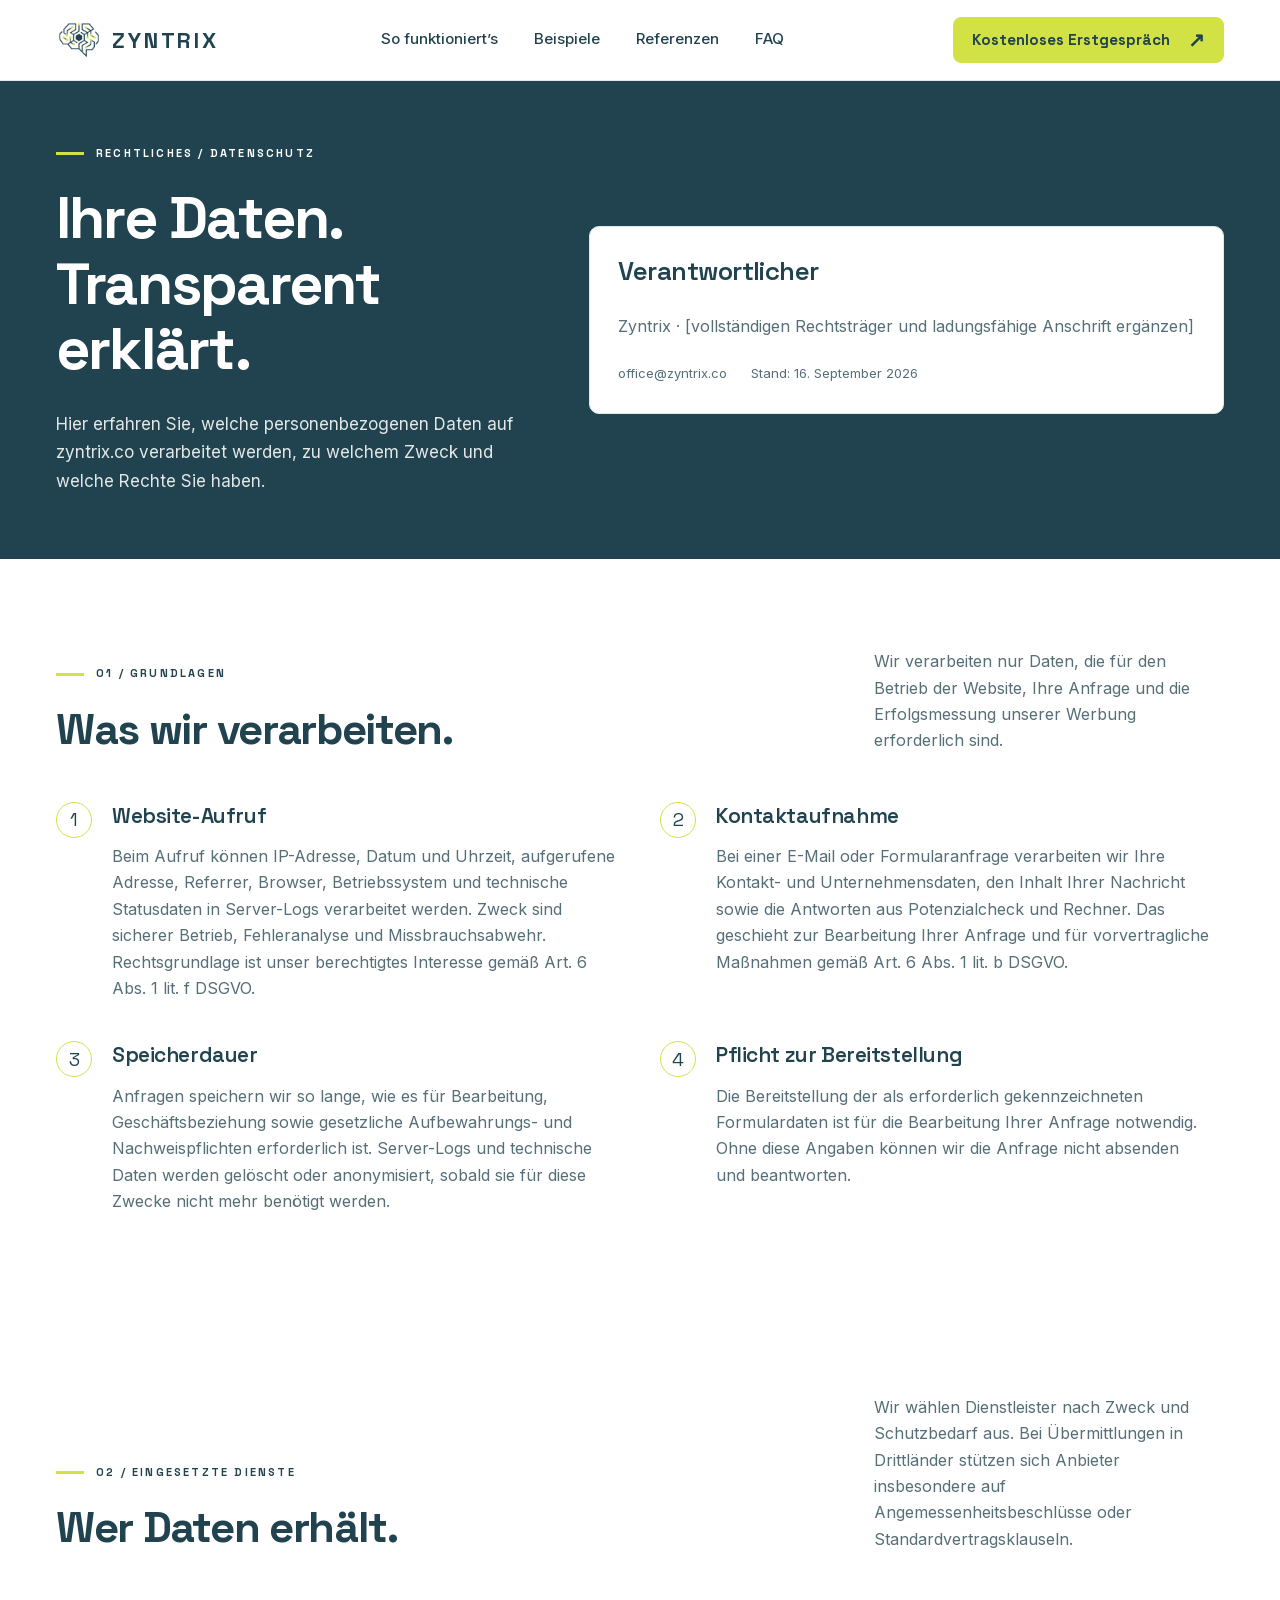
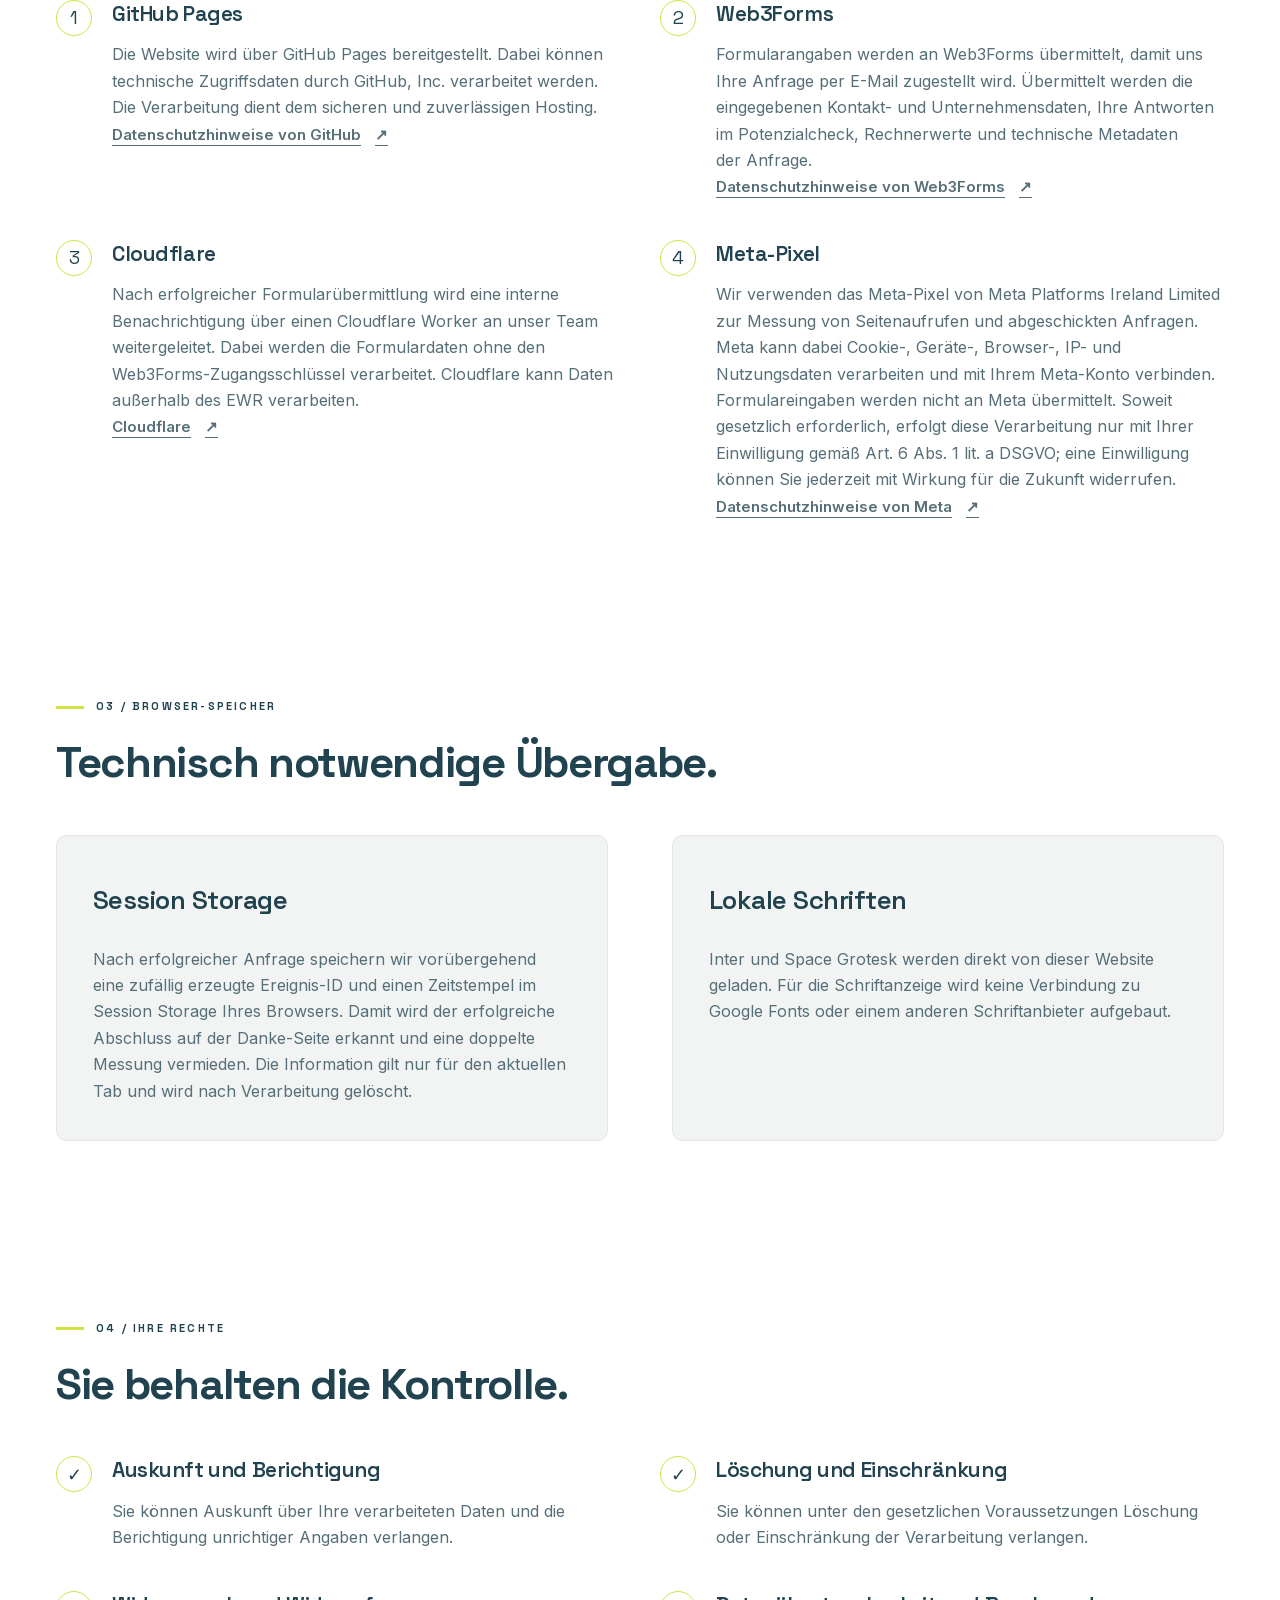
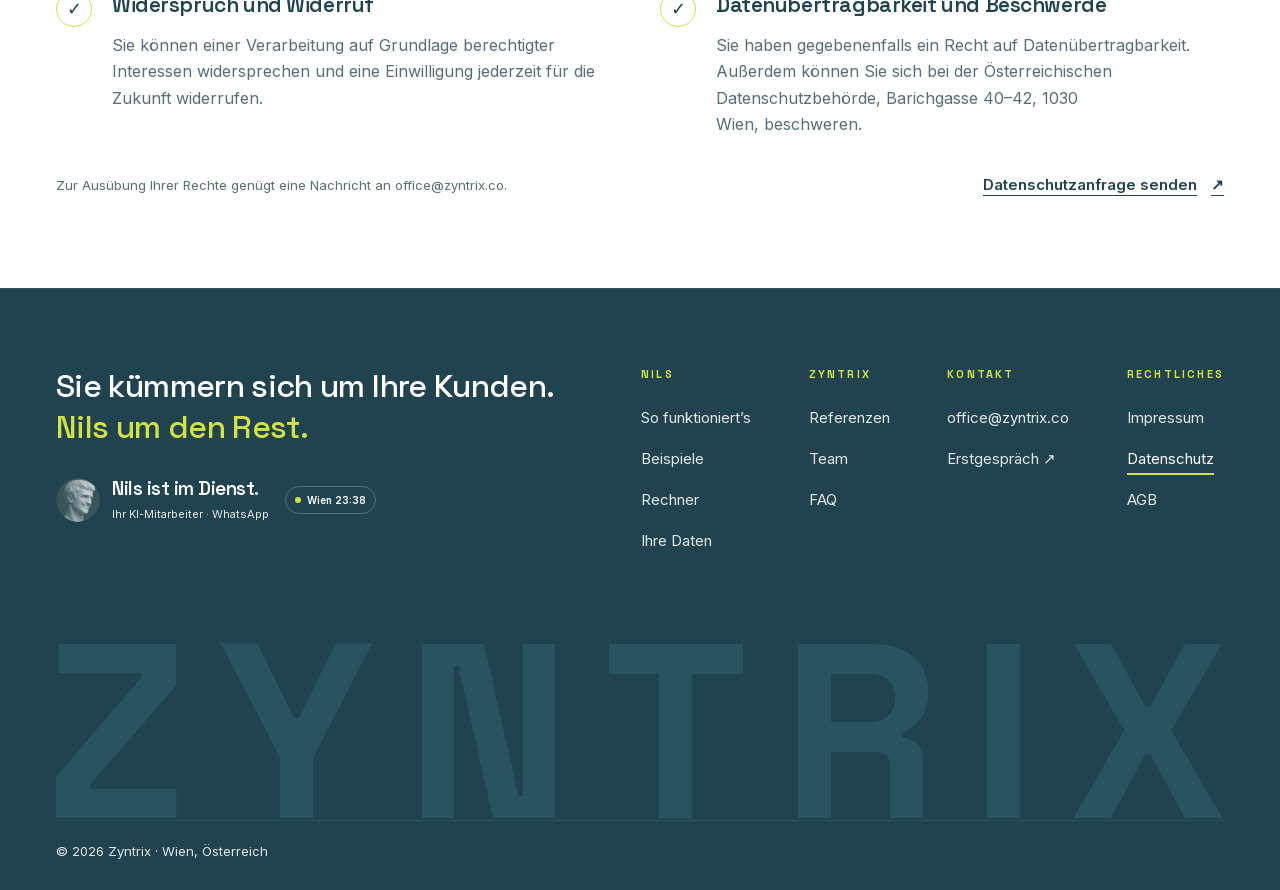
<file: datenschutz.html>
<!doctype html>
<html lang="de-AT">
<head>
  <meta charset="utf-8">
  <!-- Google tag (gtag.js) -->
  <script async src="https://www.googletagmanager.com/gtag/js?id=G-1M1GFKZNW0"></script>
  <script>
    window.dataLayer = window.dataLayer || [];
    function gtag(){dataLayer.push(arguments);}
    gtag('js', new Date());
    gtag('config', 'G-1M1GFKZNW0');
  </script>
  <meta name="viewport" content="width=device-width,initial-scale=1">
  <meta name="theme-color" content="#20434f">
  <title>Datenschutzerklärung | Zyntrix</title>
  <meta name="description" content="Datenschutzerklärung von Zyntrix für die Website zyntrix.co.">
  <meta name="robots" content="noindex,follow">
  <meta property="og:type" content="website"><meta property="og:locale" content="de_AT"><meta property="og:title" content="Datenschutzerklärung | Zyntrix"><meta property="og:description" content="Informationen zur Verarbeitung personenbezogener Daten auf zyntrix.co."><meta property="og:url" content="https://zyntrix.co/datenschutz.html">
  <link rel="canonical" href="https://zyntrix.co/datenschutz.html">
  <link rel="icon" href="/favicon.ico?v=4" type="image/x-icon" sizes="any"><link rel="icon" type="image/svg+xml" href="/assets/icons/favicon.svg?v=4"><link rel="icon" type="image/png" sizes="32x32" href="/assets/icons/favicon-32x32.png?v=4"><link rel="icon" type="image/png" sizes="16x16" href="/assets/icons/favicon-16x16.png?v=4"><link rel="apple-touch-icon" href="/apple-touch-icon.png?v=4"><link rel="manifest" href="/assets/icons/site.webmanifest">
  <!-- Meta Pixel Code -->
  <script>
  !function(f,b,e,v,n,t,s){if(f.fbq)return;n=f.fbq=function(){n.callMethod?n.callMethod.apply(n,arguments):n.queue.push(arguments)};if(!f._fbq)f._fbq=n;n.push=n;n.loaded=!0;n.version="2.0";n.queue=[];t=b.createElement(e);t.async=!0;t.src=v;s=b.getElementsByTagName(e)[0];s.parentNode.insertBefore(t,s)}(window,document,"script","https://connect.facebook.net/en_US/fbevents.js");
  fbq("init","1392514952248366");fbq("track","PageView");
  </script>
  <noscript><img height="1" width="1" style="display:none" src="https://www.facebook.com/tr?id=1392514952248366&amp;ev=PageView&amp;noscript=1" alt=""></noscript>
  <!-- End Meta Pixel Code -->
  <link rel="preload" href="assets/fonts/space-grotesk.woff2" as="font" type="font/woff2" crossorigin><link rel="stylesheet" href="assets/css/site.css">
</head>
<body>
  <a class="skip" href="#inhalt">Zum Inhalt springen</a>
  <header class="site-header"><div class="header wrap"><a class="brand" href="/" aria-label="Zyntrix, zur Startseite"><img class="brand-avatar" src="assets/logo/zyntrix-logo-transparent-256.webp" width="46" height="46" alt="">ZYNTRIX</a><nav class="header-links" aria-label="Hauptnavigation"><a href="/#so-funktionierts">So funktioniert’s</a><a href="/#beispiele">Beispiele</a><a href="/#referenzen">Referenzen</a><a href="/#faq">FAQ</a><a class="header-contact" href="/#potenzialcheck">Kostenloses Erstgespräch <span aria-hidden="true">↗&#xFE0E;</span></a></nav></div></header>

  <main id="inhalt">
    <section class="section contact" aria-labelledby="page-title"><div class="wrap contact-layout"><div class="contact-copy"><div class="eyebrow">Rechtliches / Datenschutz</div><h1 id="page-title">Ihre Daten.<br>Transparent erklärt.</h1><p>Hier erfahren Sie, welche personenbezogenen Daten auf zyntrix.co verarbeitet werden, zu welchem Zweck und welche Rechte Sie haben.</p></div><div class="check-card"><h3>Verantwortlicher</h3><p class="muted">Zyntrix · [vollständigen Rechtsträger und ladungsfähige Anschrift ergänzen]</p><div class="privacy-tags"><span><a href="mailto:office@zyntrix.co">office@zyntrix.co</a></span><span>Stand: 16. September 2026</span></div></div></div></section>

    <section class="section" aria-labelledby="grundlagen-title"><div class="wrap"><div class="section-top"><div><div class="eyebrow">01 / Grundlagen</div><h2 id="grundlagen-title">Was wir verarbeiten.</h2></div><p>Wir verarbeiten nur Daten, die für den Betrieb der Website, Ihre Anfrage und die Erfolgsmessung unserer Werbung erforderlich sind.</p></div><div class="promise-grid"><div class="promise"><span class="checkmark" aria-hidden="true">1</span><div><h3>Website-Aufruf</h3><p>Beim Aufruf können IP-Adresse, Datum und Uhrzeit, aufgerufene Adresse, Referrer, Browser, Betriebssystem und technische Statusdaten in Server-Logs verarbeitet werden. Zweck sind sicherer Betrieb, Fehleranalyse und Missbrauchsabwehr. Rechtsgrundlage ist unser berechtigtes Interesse gemäß Art. 6 Abs. 1 lit. f DSGVO.</p></div></div><div class="promise"><span class="checkmark" aria-hidden="true">2</span><div><h3>Kontaktaufnahme</h3><p>Bei einer E-Mail oder Formularanfrage verarbeiten wir Ihre Kontakt- und Unternehmensdaten, den Inhalt Ihrer Nachricht sowie die Antworten aus Potenzialcheck und Rechner. Das geschieht zur Bearbeitung Ihrer Anfrage und für vorvertragliche Maßnahmen gemäß Art. 6 Abs. 1 lit. b DSGVO.</p></div></div><div class="promise"><span class="checkmark" aria-hidden="true">3</span><div><h3>Speicherdauer</h3><p>Anfragen speichern wir so lange, wie es für Bearbeitung, Geschäftsbeziehung sowie gesetzliche Aufbewahrungs- und Nachweispflichten erforderlich ist. Server-Logs und technische Daten werden gelöscht oder anonymisiert, sobald sie für diese Zwecke nicht mehr benötigt werden.</p></div></div><div class="promise"><span class="checkmark" aria-hidden="true">4</span><div><h3>Pflicht zur Bereitstellung</h3><p>Die Bereitstellung der als erforderlich gekennzeichneten Formulardaten ist für die Bearbeitung Ihrer Anfrage notwendig. Ohne diese Angaben können wir die Anfrage nicht absenden und beantworten.</p></div></div></div></div></section>

    <section class="section promises" aria-labelledby="dienste-title"><div class="wrap"><div class="section-top"><div><div class="eyebrow">02 / Eingesetzte Dienste</div><h2 id="dienste-title">Wer Daten erhält.</h2></div><p>Wir wählen Dienstleister nach Zweck und Schutzbedarf aus. Bei Übermittlungen in Drittländer stützen sich Anbieter insbesondere auf Angemessenheitsbeschlüsse oder Standardvertragsklauseln.</p></div><div class="promise-grid"><div class="promise"><span class="checkmark" aria-hidden="true">1</span><div><h3>GitHub Pages</h3><p>Die Website wird über GitHub Pages bereitgestellt. Dabei können technische Zugriffsdaten durch GitHub, Inc. verarbeitet werden. Die Verarbeitung dient dem sicheren und zuverlässigen Hosting.</p><p><a class="text-link" href="https://docs.github.com/en/site-policy/privacy-policies/github-general-privacy-statement" target="_blank" rel="noopener noreferrer">Datenschutzhinweise von GitHub <span aria-hidden="true">↗&#xFE0E;</span></a></p></div></div><div class="promise"><span class="checkmark" aria-hidden="true">2</span><div><h3>Web3Forms</h3><p>Formularangaben werden an Web3Forms übermittelt, damit uns Ihre Anfrage per E-Mail zugestellt wird. Übermittelt werden die eingegebenen Kontakt- und Unternehmensdaten, Ihre Antworten im Potenzialcheck, Rechnerwerte und technische Metadaten der Anfrage.</p><p><a class="text-link" href="https://web3forms.com/privacy" target="_blank" rel="noopener noreferrer">Datenschutzhinweise von Web3Forms <span aria-hidden="true">↗&#xFE0E;</span></a></p></div></div><div class="promise"><span class="checkmark" aria-hidden="true">3</span><div><h3>Cloudflare</h3><p>Nach erfolgreicher Formularübermittlung wird eine interne Benachrichtigung über einen Cloudflare Worker an unser Team weitergeleitet. Dabei werden die Formulardaten ohne den Web3Forms-Zugangsschlüssel verarbeitet. Cloudflare kann Daten außerhalb des EWR verarbeiten.</p><p><a class="text-link" href="https://www.cloudflare.com/privacypolicy/" target="_blank" rel="noopener noreferrer">Cloudflare <span aria-hidden="true">↗&#xFE0E;</span></a></p></div></div><div class="promise"><span class="checkmark" aria-hidden="true">4</span><div><h3>Meta-Pixel</h3><p>Wir verwenden das Meta-Pixel von Meta Platforms Ireland Limited zur Messung von Seitenaufrufen und abgeschickten Anfragen. Meta kann dabei Cookie-, Geräte-, Browser-, IP- und Nutzungsdaten verarbeiten und mit Ihrem Meta-Konto verbinden. Formulareingaben werden nicht an Meta übermittelt. Soweit gesetzlich erforderlich, erfolgt diese Verarbeitung nur mit Ihrer Einwilligung gemäß Art. 6 Abs. 1 lit. a DSGVO; eine Einwilligung können Sie jederzeit mit Wirkung für die Zukunft widerrufen.</p><p><a class="text-link" href="https://www.facebook.com/privacy/policy/" target="_blank" rel="noopener noreferrer">Datenschutzhinweise von Meta <span aria-hidden="true">↗&#xFE0E;</span></a></p></div></div></div></div></section>

    <section class="section" aria-labelledby="speicher-title"><div class="wrap"><div class="section-top"><div><div class="eyebrow">03 / Browser-Speicher</div><h2 id="speicher-title">Technisch notwendige Übergabe.</h2></div></div><div class="grid2"><div class="value-card"><h3>Session Storage</h3><p class="muted">Nach erfolgreicher Anfrage speichern wir vorübergehend eine zufällig erzeugte Ereignis-ID und einen Zeitstempel im Session Storage Ihres Browsers. Damit wird der erfolgreiche Abschluss auf der Danke-Seite erkannt und eine doppelte Messung vermieden. Die Information gilt nur für den aktuellen Tab und wird nach Verarbeitung gelöscht.</p></div><div class="value-card"><h3>Lokale Schriften</h3><p class="muted">Inter und Space Grotesk werden direkt von dieser Website geladen. Für die Schriftanzeige wird keine Verbindung zu Google Fonts oder einem anderen Schriftanbieter aufgebaut.</p></div></div></div></section>

    <section class="section promises" aria-labelledby="rechte-title"><div class="wrap"><div class="section-top"><div><div class="eyebrow">04 / Ihre Rechte</div><h2 id="rechte-title">Sie behalten die Kontrolle.</h2></div></div><div class="promise-grid"><div class="promise"><span class="checkmark" aria-hidden="true">✓</span><div><h3>Auskunft und Berichtigung</h3><p>Sie können Auskunft über Ihre verarbeiteten Daten und die Berichtigung unrichtiger Angaben verlangen.</p></div></div><div class="promise"><span class="checkmark" aria-hidden="true">✓</span><div><h3>Löschung und Einschränkung</h3><p>Sie können unter den gesetzlichen Voraussetzungen Löschung oder Einschränkung der Verarbeitung verlangen.</p></div></div><div class="promise"><span class="checkmark" aria-hidden="true">✓</span><div><h3>Widerspruch und Widerruf</h3><p>Sie können einer Verarbeitung auf Grundlage berechtigter Interessen widersprechen und eine Einwilligung jederzeit für die Zukunft widerrufen.</p></div></div><div class="promise"><span class="checkmark" aria-hidden="true">✓</span><div><h3>Datenübertragbarkeit und Beschwerde</h3><p>Sie haben gegebenenfalls ein Recht auf Datenübertragbarkeit. Außerdem können Sie sich bei der Österreichischen Datenschutzbehörde, Barichgasse 40–42, 1030 Wien, beschweren.</p></div></div></div><div class="section-bottom"><span class="small">Zur Ausübung Ihrer Rechte genügt eine Nachricht an office@zyntrix.co.</span><a class="text-link" href="mailto:office@zyntrix.co">Datenschutzanfrage senden <span aria-hidden="true">↗&#xFE0E;</span></a></div></div></section>
  </main>

  <footer class="footer"><div class="wrap">
    <div>
      <p>Sie kümmern sich um Ihre Kunden.<br><span>Nils um den Rest.</span></p>
      <div class="demo-header"><img src="assets/img/nils.webp" width="44" height="44" alt="" loading="lazy"><div><strong>Nils ist im Dienst.</strong><span>Ihr KI-Mitarbeiter · WhatsApp</span></div><span class="demo-online"><i aria-hidden="true"></i><span id="footer-clock">24/7</span></span></div>
    </div>
    <nav class="footer-links" aria-labelledby="footer-nils"><h2 id="footer-nils">Nils</h2><a href="/#so-funktionierts">So funktioniert’s</a><a href="/#beispiele">Beispiele</a><a href="/#rechner">Rechner</a><a href="/#datenschutz">Ihre Daten</a></nav>
    <nav class="footer-links" aria-labelledby="footer-zyntrix"><h2 id="footer-zyntrix">Zyntrix</h2><a href="/#referenzen">Referenzen</a><a href="/#team">Team</a><a href="/#faq">FAQ</a></nav>
    <nav class="footer-links" aria-labelledby="footer-kontakt"><h2 id="footer-kontakt">Kontakt</h2><a href="mailto:office@zyntrix.co">office@zyntrix.co</a><a href="/#potenzialcheck">Erstgespräch <span aria-hidden="true">↗&#xFE0E;</span></a></nav>
    <nav class="footer-links" aria-labelledby="footer-recht"><h2 id="footer-recht">Rechtliches</h2><a href="impressum.html">Impressum</a><a href="datenschutz.html" aria-current="page">Datenschutz</a><a href="agb.html">AGB</a></nav>
    <p class="brand" aria-hidden="true"><span>Z</span><span>Y</span><span>N</span><span>T</span><span>R</span><span>I</span><span>X</span></p>
    <p class="small">© 2026 Zyntrix · Wien, Österreich</p>
  </div></footer>
  <script>
  // Footer: Ortszeit Wien im Status. Ohne Script bleibt „24/7“ stehen.
  if(window.Intl){const viennaTime=new Intl.DateTimeFormat('de-AT',{timeZone:'Europe/Vienna',hour:'2-digit',minute:'2-digit'});const showViennaTime=()=>{document.getElementById('footer-clock').textContent='Wien '+viennaTime.format(new Date());};showViennaTime();setInterval(showViennaTime,15000);}
  // Footer: Auf Touch-Geräten leuchten die Buchstaben der Wortmarke unter dem Finger (Ersatz für Hover).
  const footerMark=document.querySelector('.footer .wrap > .brand');const lightLetter=event=>{if(event.pointerType==='mouse')return;const letter=document.elementFromPoint(event.clientX,event.clientY);if(!letter||letter.parentNode!==footerMark)return;letter.classList.add('is-active');clearTimeout(letter.fadeTimer);letter.fadeTimer=setTimeout(()=>letter.classList.remove('is-active'),400);};footerMark.addEventListener('pointerdown',lightLetter);footerMark.addEventListener('pointermove',lightLetter);
  </script>
</body>
</html>
</file>
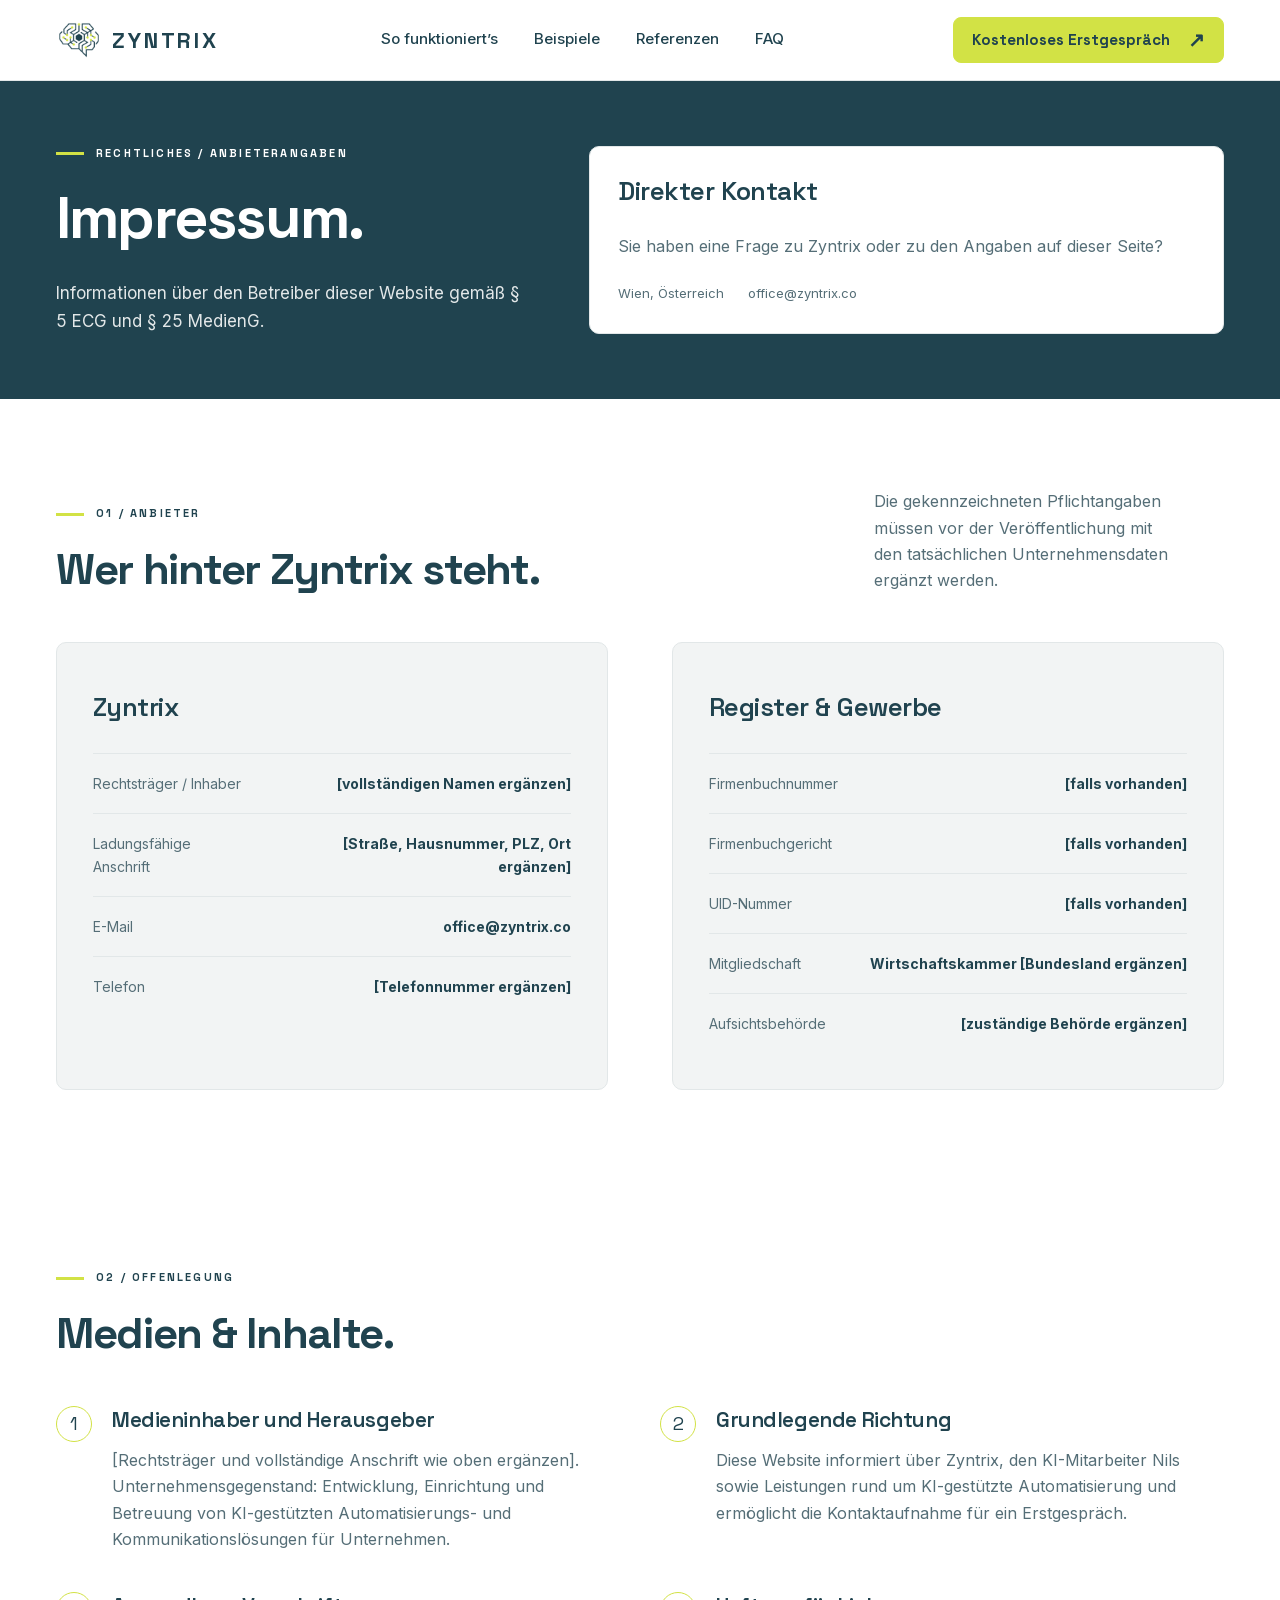
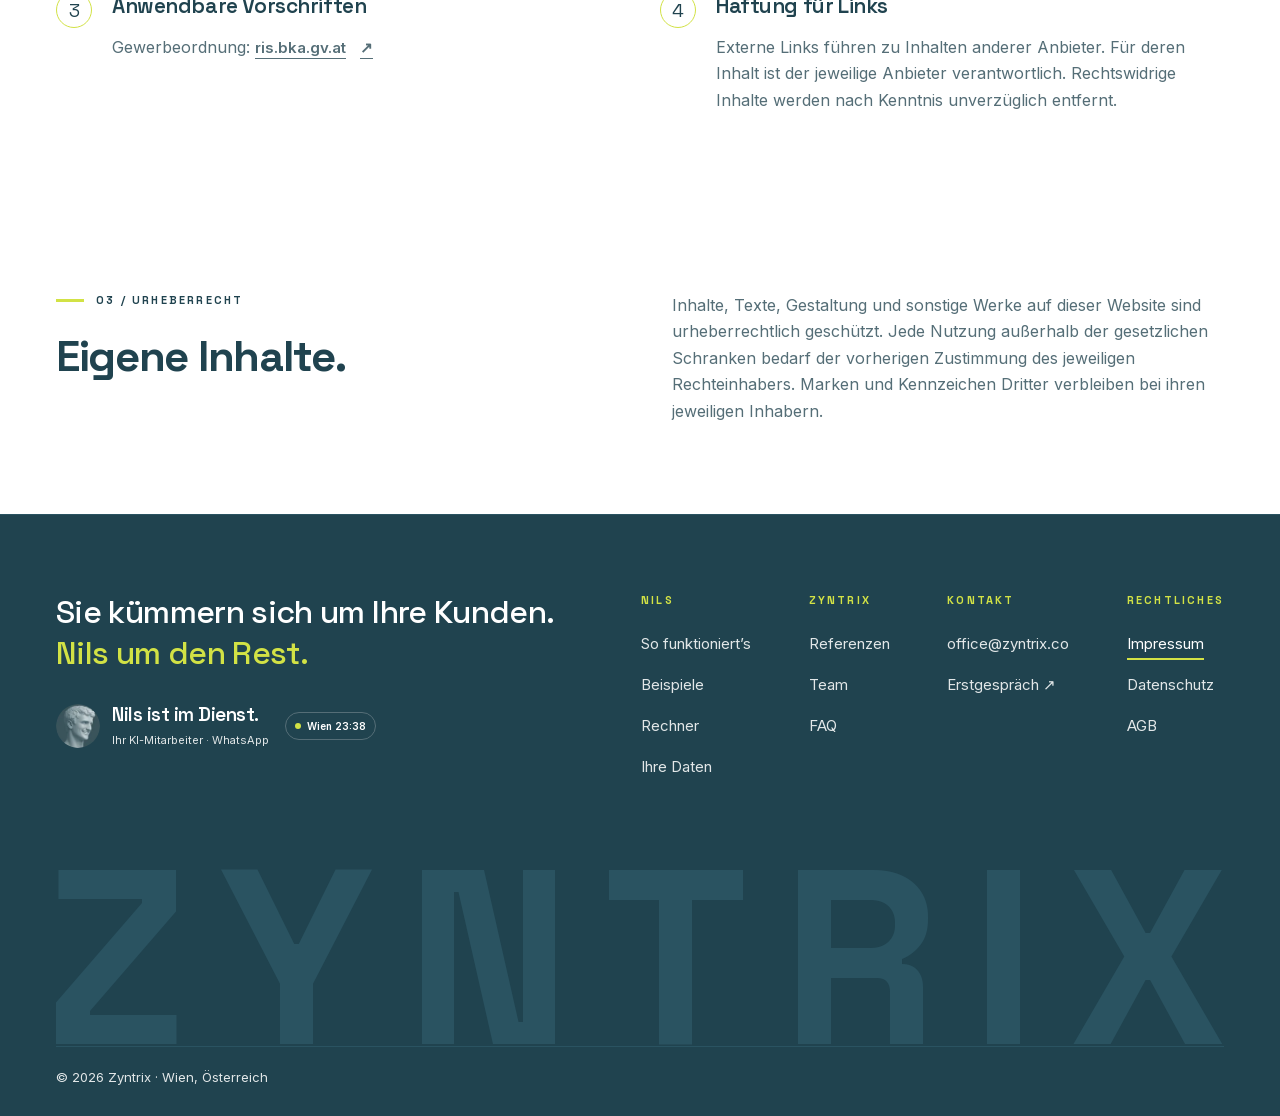
<file: impressum.html>
<!doctype html>
<html lang="de-AT">
<head>
  <meta charset="utf-8">
  <!-- Google tag (gtag.js) -->
  <script async src="https://www.googletagmanager.com/gtag/js?id=G-1M1GFKZNW0"></script>
  <script>
    window.dataLayer = window.dataLayer || [];
    function gtag(){dataLayer.push(arguments);}
    gtag('js', new Date());
    gtag('config', 'G-1M1GFKZNW0');
  </script>
  <meta name="viewport" content="width=device-width,initial-scale=1">
  <meta name="theme-color" content="#20434f">
  <title>Impressum | Zyntrix</title>
  <meta name="description" content="Impressum und Anbieterinformationen von Zyntrix.">
  <meta name="robots" content="noindex,follow">
  <meta property="og:type" content="website">
  <meta property="og:locale" content="de_AT">
  <meta property="og:title" content="Impressum | Zyntrix">
  <meta property="og:description" content="Impressum und Anbieterinformationen von Zyntrix.">
  <meta property="og:url" content="https://zyntrix.co/impressum.html">
  <link rel="canonical" href="https://zyntrix.co/impressum.html">
  <link rel="icon" href="/favicon.ico?v=4" type="image/x-icon" sizes="any">
  <link rel="icon" type="image/svg+xml" href="/assets/icons/favicon.svg?v=4"><link rel="icon" type="image/png" sizes="32x32" href="/assets/icons/favicon-32x32.png?v=4">
  <link rel="icon" type="image/png" sizes="16x16" href="/assets/icons/favicon-16x16.png?v=4">
  <link rel="apple-touch-icon" href="/apple-touch-icon.png?v=4">
  <link rel="manifest" href="/assets/icons/site.webmanifest">
  <!-- Meta Pixel Code -->
  <script>
  !function(f,b,e,v,n,t,s)
  {if(f.fbq)return;n=f.fbq=function(){n.callMethod?
  n.callMethod.apply(n,arguments):n.queue.push(arguments)};
  if(!f._fbq)f._fbq=n;n.push=n;n.loaded=!0;n.version="2.0";
  n.queue=[];t=b.createElement(e);t.async=!0;
  t.src=v;s=b.getElementsByTagName(e)[0];
  s.parentNode.insertBefore(t,s)}(window, document,"script",
  "https://connect.facebook.net/en_US/fbevents.js");
  fbq("init", "1392514952248366");
  fbq("track", "PageView");
  </script>
  <noscript><img height="1" width="1" style="display:none" src="https://www.facebook.com/tr?id=1392514952248366&amp;ev=PageView&amp;noscript=1" alt=""></noscript>
  <!-- End Meta Pixel Code -->
  <link rel="preload" href="assets/fonts/space-grotesk.woff2" as="font" type="font/woff2" crossorigin>
  <link rel="stylesheet" href="assets/css/site.css">
</head>
<body>
  <a class="skip" href="#inhalt">Zum Inhalt springen</a>
  <header class="site-header"><div class="header wrap">
    <a class="brand" href="/" aria-label="Zyntrix, zur Startseite"><img class="brand-avatar" src="assets/logo/zyntrix-logo-transparent-256.webp" width="46" height="46" alt="">ZYNTRIX</a>
    <nav class="header-links" aria-label="Hauptnavigation"><a href="/#so-funktionierts">So funktioniert’s</a><a href="/#beispiele">Beispiele</a><a href="/#referenzen">Referenzen</a><a href="/#faq">FAQ</a><a class="header-contact" href="/#potenzialcheck">Kostenloses Erstgespräch <span aria-hidden="true">↗&#xFE0E;</span></a></nav>
  </div></header>

  <main id="inhalt">
    <section class="section contact" aria-labelledby="page-title"><div class="wrap contact-layout"><div class="contact-copy"><div class="eyebrow">Rechtliches / Anbieterangaben</div><h1 id="page-title">Impressum.</h1><p>Informationen über den Betreiber dieser Website gemäß § 5 ECG und § 25 MedienG.</p></div><div class="check-card"><h3>Direkter Kontakt</h3><p class="muted">Sie haben eine Frage zu Zyntrix oder zu den Angaben auf dieser Seite?</p><div class="privacy-tags"><span>Wien, Österreich</span><span><a href="mailto:office@zyntrix.co">office@zyntrix.co</a></span></div></div></div></section>

    <section class="section" aria-labelledby="anbieter-title"><div class="wrap"><div class="section-top"><div><div class="eyebrow">01 / Anbieter</div><h2 id="anbieter-title">Wer hinter Zyntrix steht.</h2></div><p>Die gekennzeichneten Pflichtangaben müssen vor der Veröffentlichung mit den tatsächlichen Unternehmensdaten ergänzt werden.</p></div><div class="grid2"><div class="value-card"><h3>Zyntrix</h3><div class="value-row"><span>Rechtsträger / Inhaber</span><strong>[vollständigen Namen ergänzen]</strong></div><div class="value-row"><span>Ladungsfähige Anschrift</span><strong>[Straße, Hausnummer, PLZ, Ort ergänzen]</strong></div><div class="value-row"><span>E-Mail</span><strong><a href="mailto:office@zyntrix.co">office@zyntrix.co</a></strong></div><div class="value-row"><span>Telefon</span><strong>[Telefonnummer ergänzen]</strong></div></div><div class="value-card"><h3>Register &amp; Gewerbe</h3><div class="value-row"><span>Firmenbuchnummer</span><strong>[falls vorhanden]</strong></div><div class="value-row"><span>Firmenbuchgericht</span><strong>[falls vorhanden]</strong></div><div class="value-row"><span>UID-Nummer</span><strong>[falls vorhanden]</strong></div><div class="value-row"><span>Mitgliedschaft</span><strong>Wirtschaftskammer [Bundesland ergänzen]</strong></div><div class="value-row"><span>Aufsichtsbehörde</span><strong>[zuständige Behörde ergänzen]</strong></div></div></div></div></section>

    <section class="section promises" aria-labelledby="medien-title"><div class="wrap"><div class="section-top"><div><div class="eyebrow">02 / Offenlegung</div><h2 id="medien-title">Medien &amp; Inhalte.</h2></div></div><div class="promise-grid"><div class="promise"><span class="checkmark" aria-hidden="true">1</span><div><h3>Medieninhaber und Herausgeber</h3><p>[Rechtsträger und vollständige Anschrift wie oben ergänzen]. Unternehmensgegenstand: Entwicklung, Einrichtung und Betreuung von KI-gestützten Automatisierungs- und Kommunikationslösungen für Unternehmen.</p></div></div><div class="promise"><span class="checkmark" aria-hidden="true">2</span><div><h3>Grundlegende Richtung</h3><p>Diese Website informiert über Zyntrix, den KI-Mitarbeiter Nils sowie Leistungen rund um KI-gestützte Automatisierung und ermöglicht die Kontaktaufnahme für ein Erstgespräch.</p></div></div><div class="promise"><span class="checkmark" aria-hidden="true">3</span><div><h3>Anwendbare Vorschriften</h3><p>Gewerbeordnung: <a class="text-link" href="https://www.ris.bka.gv.at/" target="_blank" rel="noopener noreferrer">ris.bka.gv.at <span aria-hidden="true">↗&#xFE0E;</span></a></p></div></div><div class="promise"><span class="checkmark" aria-hidden="true">4</span><div><h3>Haftung für Links</h3><p>Externe Links führen zu Inhalten anderer Anbieter. Für deren Inhalt ist der jeweilige Anbieter verantwortlich. Rechtswidrige Inhalte werden nach Kenntnis unverzüglich entfernt.</p></div></div></div></div></section>

    <section class="section"><div class="wrap grid2"><div><div class="eyebrow">03 / Urheberrecht</div><h2>Eigene Inhalte.</h2></div><div><p class="muted">Inhalte, Texte, Gestaltung und sonstige Werke auf dieser Website sind urheberrechtlich geschützt. Jede Nutzung außerhalb der gesetzlichen Schranken bedarf der vorherigen Zustimmung des jeweiligen Rechteinhabers. Marken und Kennzeichen Dritter verbleiben bei ihren jeweiligen Inhabern.</p></div></div></section>
  </main>

  <footer class="footer"><div class="wrap">
    <div>
      <p>Sie kümmern sich um Ihre Kunden.<br><span>Nils um den Rest.</span></p>
      <div class="demo-header"><img src="assets/img/nils.webp" width="44" height="44" alt="" loading="lazy"><div><strong>Nils ist im Dienst.</strong><span>Ihr KI-Mitarbeiter · WhatsApp</span></div><span class="demo-online"><i aria-hidden="true"></i><span id="footer-clock">24/7</span></span></div>
    </div>
    <nav class="footer-links" aria-labelledby="footer-nils"><h2 id="footer-nils">Nils</h2><a href="/#so-funktionierts">So funktioniert’s</a><a href="/#beispiele">Beispiele</a><a href="/#rechner">Rechner</a><a href="/#datenschutz">Ihre Daten</a></nav>
    <nav class="footer-links" aria-labelledby="footer-zyntrix"><h2 id="footer-zyntrix">Zyntrix</h2><a href="/#referenzen">Referenzen</a><a href="/#team">Team</a><a href="/#faq">FAQ</a></nav>
    <nav class="footer-links" aria-labelledby="footer-kontakt"><h2 id="footer-kontakt">Kontakt</h2><a href="mailto:office@zyntrix.co">office@zyntrix.co</a><a href="/#potenzialcheck">Erstgespräch <span aria-hidden="true">↗&#xFE0E;</span></a></nav>
    <nav class="footer-links" aria-labelledby="footer-recht"><h2 id="footer-recht">Rechtliches</h2><a href="impressum.html" aria-current="page">Impressum</a><a href="datenschutz.html">Datenschutz</a><a href="agb.html">AGB</a></nav>
    <p class="brand" aria-hidden="true"><span>Z</span><span>Y</span><span>N</span><span>T</span><span>R</span><span>I</span><span>X</span></p>
    <p class="small">© 2026 Zyntrix · Wien, Österreich</p>
  </div></footer>
  <script>
  // Footer: Ortszeit Wien im Status. Ohne Script bleibt „24/7“ stehen.
  if(window.Intl){const viennaTime=new Intl.DateTimeFormat('de-AT',{timeZone:'Europe/Vienna',hour:'2-digit',minute:'2-digit'});const showViennaTime=()=>{document.getElementById('footer-clock').textContent='Wien '+viennaTime.format(new Date());};showViennaTime();setInterval(showViennaTime,15000);}
  // Footer: Auf Touch-Geräten leuchten die Buchstaben der Wortmarke unter dem Finger (Ersatz für Hover).
  const footerMark=document.querySelector('.footer .wrap > .brand');const lightLetter=event=>{if(event.pointerType==='mouse')return;const letter=document.elementFromPoint(event.clientX,event.clientY);if(!letter||letter.parentNode!==footerMark)return;letter.classList.add('is-active');clearTimeout(letter.fadeTimer);letter.fadeTimer=setTimeout(()=>letter.classList.remove('is-active'),400);};footerMark.addEventListener('pointerdown',lightLetter);footerMark.addEventListener('pointermove',lightLetter);
  </script>
</body>
</html>
</file>
<file: assets/css/site.css>
/* Zyntrix: shared design for every public page.
   Adapted from AARON-Ventures/zyntrix-website, index.html (bundled template),
   commit 0e403f0781e07df73ceaab6b5805c3e5d1e319a4.
   Reference: 1200px content, 64–112px sections, Space Grotesk/Inter,
   petrol headings, lime accents, white/grey surfaces. CI V 1-1-0. */
@font-face { font-family: Inter; src: url('../fonts/inter.woff2') format('woff2'); font-weight: 100 900; font-display: swap; }
@font-face { font-family: Space; src: url('../fonts/space-grotesk.woff2') format('woff2'); font-weight: 300 700; font-display: swap; }
:root {
  --ink: #20434f;
  --lime: #d2e245;
  --paper: #fff;
  --white: #fff;
  --muted: #556e77;
  --line: #e2e7e8;
  --surface: #f2f4f4;
  --tint: #f9fbee;
  --radius: 10px;
  --gutter: clamp(20px, 5vw, 56px);
  --section-space: clamp(64px, 7vw, 112px);
  --layout-gap: clamp(32px, 5vw, 72px);
  --header-height: 80px;
}
*, *::before, *::after { box-sizing: border-box; }
html { scroll-behavior: smooth; scroll-padding-top: calc(var(--header-height) + 20px); }
body { margin: 0; background: var(--paper); color: var(--ink); font: 16px/1.65 Inter, Arial, sans-serif; -webkit-font-smoothing: antialiased; }
h1, h2, h3, p { margin: 0; }
h1, h2, h3, .button, .brand, .eyebrow { font-family: Space, Arial, sans-serif; }
h1, h2 { font-weight: 700; letter-spacing: -.03em; line-height: 1.12; text-wrap: pretty; }
h1 { font-size: clamp(36px, 4.6vw, 60px); }
h2 { font-size: clamp(28px, 3.4vw, 44px); }
h3 { font-size: 21px; font-weight: 600; line-height: 1.3; letter-spacing: -.02em; }
p { text-wrap: pretty; }
a { color: inherit; text-decoration: none; }
a:hover { text-decoration: underline; text-underline-offset: 4px; }
button, input, select { font: inherit; color: inherit; }
button { cursor: pointer; }
button:disabled { cursor: default; opacity: .55; }
button, a, input, summary { -webkit-tap-highlight-color: transparent; }
:focus-visible { outline: 3px solid var(--ink); outline-offset: 5px; }
.contact :focus-visible { outline-color: var(--lime); }
.check-card :focus-visible { outline-color: var(--ink); }
[hidden] { display: none !important; }
img { max-width: 100%; display: block; }
.wrap { width: min(1200px, calc(100% - var(--gutter) * 2)); margin-inline: auto; }
.section { padding-block: var(--section-space); }
.eyebrow { display: flex; align-items: center; gap: 12px; margin-bottom: 22px; font-size: 11px; line-height: 1.6; font-weight: 700; letter-spacing: .2em; text-transform: uppercase; }
.eyebrow::before { content: ''; flex: 0 0 28px; height: 3px; background: var(--lime); }
.muted { color: var(--muted); }
.small { font-size: 13px; line-height: 1.65; }
.button { display: inline-flex; justify-content: center; align-items: center; gap: 24px; min-height: 54px; padding: 16px 24px; background: var(--lime); border: 1px solid var(--lime); border-radius: 8px; color: var(--ink); font-size: 16px; font-weight: 700; line-height: 1.4; text-decoration: none; transition: transform .2s, box-shadow .2s; }
.button:hover { transform: translateY(-2px); box-shadow: 0 4px 12px #20434f12; text-decoration: none; }
.button .arrow { font-size: 22px; line-height: 1; }
.text-link { display: inline-flex; align-items: center; gap: 14px; font-size: 15px; font-weight: 600; text-decoration: underline; text-underline-offset: 5px; }
.section-top { display: flex; justify-content: space-between; align-items: end; gap: 40px; margin-bottom: 48px; }
.section-top > p { max-width: 350px; color: var(--muted); }
.grid3 { display: grid; grid-template-columns: repeat(3, minmax(0, 1fr)); gap: 24px; }
.grid2 { display: grid; grid-template-columns: repeat(2, minmax(0, 1fr)); gap: var(--layout-gap); }
.card { background: var(--white); border: 1px solid var(--line); border-radius: var(--radius); padding: 32px; box-shadow: 0 1px 2px #20434f08; }
.skip { position: absolute; left: 12px; top: -80px; background: var(--lime); padding: 12px; z-index: 100; }
.skip:focus { top: 12px; }

/* Navigation and spacious editorial hero. */
.site-header { position: sticky; top: 0; z-index: 30; background: #ffffffeb; -webkit-backdrop-filter: blur(14px); backdrop-filter: blur(14px); border-bottom: 1px solid var(--line); }
.header { min-height: var(--header-height); display: flex; justify-content: space-between; align-items: center; gap: 28px; }
.brand { display: flex; align-items: center; gap: 10px; font-size: 22px; font-weight: 700; letter-spacing: .13em; text-decoration: none !important; }
.brand-avatar { width: 46px; height: 46px; object-fit: contain; flex-shrink: 0; }
.header-links { flex: 1; display: flex; justify-content: flex-end; align-items: center; gap: 36px; font-size: 15px; font-weight: 500; }
.header-links > a:first-child, .header-links > .header-contact { margin-left: auto; }
.header-links > a:not(.header-contact) { padding-block: 6px; border-bottom: 2px solid transparent; text-decoration: none; transition: border-color .2s; }
.header-links > a:not(.header-contact):hover { border-bottom-color: var(--lime); }
.header-contact { display: flex; align-items: center; gap: 18px; min-height: 46px; padding: 10px 18px; background: var(--lime); border: 1px solid var(--lime); border-radius: 8px; font-family: Space, Arial, sans-serif; font-weight: 700; text-decoration: none; transition: transform .2s, box-shadow .2s; }
.header-contact:hover { transform: translateY(-2px); box-shadow: 0 4px 12px #20434f12; text-decoration: none; }
.header-contact span { font-size: 20px; line-height: 1; }
.hero { display: grid; grid-template-columns: minmax(0, 1.15fr) minmax(0, 1fr); column-gap: var(--layout-gap); row-gap: 20px; align-items: center; padding-top: clamp(24px, 3vw, 40px); }
.hero-copy { padding-block: 12px; }
.hero h1 { font-size: clamp(40px, 4.6vw, 66px); font-weight: 700; line-height: 1.08; letter-spacing: -.03em; }
.hero h1 > span { display: block; }
.hero h1 .hero-name { margin-bottom: 12px; }
.hero-copy .hero-promise { font-family: Space, sans-serif; font-size: clamp(20px, 1.8vw, 25px); font-weight: 500; line-height: 1.45; letter-spacing: -.02em; margin: 20px 0 16px; }
.hero-promise span { color: var(--muted); }
.hero-copy > p:not(.hero-promise) { max-width: 540px; font-size: 17px; line-height: 1.7; color: var(--muted); margin-bottom: 24px; }
.hero-actions { display: grid; justify-items: start; gap: 14px; }
.hero-checks { display: flex; flex-wrap: wrap; gap: 12px 22px; margin-top: 20px; font-size: 12px; color: var(--muted); }
.hero-checks span::before { content: '✓'; margin-right: 7px; color: var(--ink); }
.hero-baseline { grid-column: 1 / -1; display: flex; align-items: center; gap: 16px; padding-block: 18px; border-top: 1px solid var(--line); font-size: 11px; letter-spacing: .08em; }
.hero-baseline > span:first-child { font-weight: 700; }
.hero-baseline > span:nth-child(2) { color: var(--muted); }
.hero-baseline a { display: flex; align-items: center; gap: 18px; margin-left: auto; font-size: 13px; letter-spacing: 0; }
.hero-baseline a span { font-size: 22px; }

/* Trust, process and use cases. */
.trust { padding-block: 32px 48px; border-bottom: 1px solid var(--line); }
.trust-inner { display: flex; align-items: center; justify-content: space-between; gap: 48px; }
.trust-label { max-width: 150px; font-size: 11px; line-height: 1.7; letter-spacing: .1em; text-transform: uppercase; color: var(--muted); }
.logos { flex: 1; display: flex; align-items: center; justify-content: space-between; gap: 28px; }
.logo { width: 116px; height: 43px; object-fit: contain; mix-blend-mode: multiply; filter: grayscale(1); opacity: .8; }
.aaron { font-family: Georgia, serif; letter-spacing: .16em; font-size: 22px; }
.step-card { padding-top: 28px; border-top: 1px solid var(--line); }
.step-card:first-child { border-color: var(--lime); }
.steps .number { display: block; margin-bottom: 28px; font-family: Space, sans-serif; font-size: 14px; color: var(--muted); }
.steps h3 { margin-bottom: 14px; }
.steps p, .scene p { font-size: 16px; color: var(--muted); }
.scenes, .privacy, #team, #faq { background: var(--surface); }
.scene-time { display: inline-block; margin-bottom: 28px; padding: 6px 12px; border-radius: 5px; background: var(--surface); font-family: Space, sans-serif; font-size: 13px; }
.scene p { margin-top: 14px; }
.section-bottom { display: flex; align-items: center; justify-content: space-between; gap: 24px; margin-top: 36px; }
.section-bottom .small { color: var(--muted); }

/* Original background palette; spacious layout remains unchanged. */
.roi { background: var(--ink); color: var(--white); }
.roi .eyebrow, .roi .roi-intro, .roi .range-ends, .roi .result-label,
.roi .per-month, .roi .small, .roi .formula { color: var(--line); }
.roi .range-label output, .roi-amount { color: var(--lime); }
.roi .ranges input { accent-color: var(--lime); }
.roi :focus-visible { outline-color: var(--lime); }
.roi-layout { display: grid; grid-template-columns: minmax(0, 1fr) minmax(0, 1fr); gap: var(--layout-gap); align-items: center; }
.roi h2 { margin-bottom: 24px; }
.roi-intro { max-width: 480px; color: var(--muted); }
.ranges { display: grid; gap: 28px; margin-top: 36px; }
.range-label { display: flex; align-items: center; justify-content: space-between; gap: 16px; font-size: 15px; }
.range-label output { font-family: Space, sans-serif; font-size: 23px; white-space: nowrap; }
.ranges input { width: 100%; height: 32px; margin: 10px 0 0; accent-color: var(--ink); cursor: pointer; }
.range-ends { display: flex; justify-content: space-between; font-size: 12px; color: var(--muted); }
.roi-result { padding: clamp(28px, 4vw, 48px); background: #2a5361; border: 1px solid var(--muted); border-radius: var(--radius); }
.result-label, .per-month { font-size: 15px; color: var(--muted); }
.roi-amount { margin-top: 12px; font: 600 clamp(48px, 5.8vw, 80px)/1.2 Space, sans-serif; letter-spacing: -.03em; font-variant-numeric: tabular-nums; }
.roi-result hr { border: 0; border-top: 1px solid var(--muted); margin: 32px 0 24px; }
.roi-result .small, .roi-result .formula { color: var(--line); }
.roi-result .formula { margin-top: 14px; font-size: 12px; }
.ownership { align-items: center; }
.ownership h2 { margin-bottom: 24px; }
.ownership p { color: var(--muted); }
.ownership .text-link { margin-top: 28px; }
.ownership .small { margin-top: 24px; }
.value-card { padding: 36px; border: 1px solid var(--line); border-radius: var(--radius); background: var(--surface); }
.value-card h3 { font-size: 26px; margin: 12px 0 28px; }
.value-row { display: flex; justify-content: space-between; gap: 24px; border-top: 1px solid var(--line); padding-block: 18px; font-size: 14px; }
.value-row span { color: var(--muted); }
.value-row > * { min-width: 0; overflow-wrap: anywhere; }
.value-row strong { text-align: right; }
.privacy-layout { display: grid; grid-template-columns: repeat(2, minmax(0, 1fr)); gap: var(--layout-gap); align-items: start; }
.privacy h2 { margin-bottom: 24px; }
.privacy-intro, .privacy-panel p { color: var(--muted); }
.segmented { display: flex; gap: 8px; margin-bottom: 28px; }
.segmented button { flex: 1; min-height: 48px; padding: 12px 10px; border: 1px solid var(--line); border-radius: 8px; background: transparent; font-family: Space, sans-serif; font-weight: 700; font-size: 14px; }
.segmented button[aria-pressed=true] { background: var(--white); border-color: var(--line); color: var(--ink); box-shadow: 0 2px 4px #20434f10; }
.privacy-panel { min-height: 210px; }
.privacy-panel h3 { margin-bottom: 16px; font-size: 24px; }
.privacy-tags { display: flex; flex-wrap: wrap; gap: 12px 24px; margin-top: 24px; font-size: 13px; color: var(--muted); }
.reference { display: grid; grid-template-columns: 1.2fr .8fr; gap: var(--layout-gap); align-items: center; }
.quote { margin: 0; border-left: 3px solid var(--lime); padding: 8px 0 8px 32px; }
.quote p { font-family: Space, sans-serif; font-size: clamp(24px, 2.5vw, 32px); line-height: 1.4; letter-spacing: -.02em; }
.quote footer { margin-top: 24px; color: var(--muted); font-size: 13px; }
.reference-note { color: var(--muted); }
.reference .text-link { margin-top: 24px; }
/* Team: bestehende Karten und Typografie mit lokalen Porträt-Platzhaltern. */
#team .card { padding: 0; overflow: hidden; box-shadow: none; }
#team .grid3 { grid-template-columns: repeat(5, minmax(0, 1fr)); gap: 16px; }
#team .card > img { width: 100%; height: auto; aspect-ratio: 1 / 1; object-fit: cover; background: var(--surface); border-bottom: 1px solid var(--line); }
#team .card > div { padding: 16px; }
#team .card h3 .small { display: inline-block; margin-left: 6px; padding: 2px 8px; border-radius: 4px; background: var(--lime); color: var(--ink); font-family: Space, sans-serif; font-weight: 600; font-size: 11px; line-height: 1.5; vertical-align: 2px; }
#team .card h3 { margin: 0 0 4px; font-size: 16px; line-height: 1.25; }
#team .card p { font-size: 13px; }
@media (max-width: 1050px) {
  #team .grid3 { grid-template-columns: repeat(6, minmax(0, 1fr)); }
  #team .grid3 > .card { grid-column: span 2; }
  #team .grid3 > .card:nth-child(4) { grid-column: 2 / span 2; }
}
@media (max-width: 540px) {
  #team .grid3 { grid-template-columns: repeat(4, minmax(0, 1fr)); gap: 12px; }
  #team .grid3 > .card, #team .grid3 > .card:nth-child(4) { grid-column: span 2; }
  #team .grid3 > .card:nth-child(5) { grid-column: 2 / span 2; }
  #team .card > div { padding: 12px; }
  #team .card h3 { font-size: 15px; }
}
.team-note { display: flex; gap: 24px; padding: 24px 28px; margin-top: 48px; border: 1px solid var(--line); border-radius: var(--radius); font-size: 14px; }
.team-note strong { flex-shrink: 0; }
.promise-grid { display: grid; grid-template-columns: repeat(2, minmax(0, 1fr)); gap: 40px; }
.promise { display: flex; gap: 20px; align-items: start; }
.checkmark { display: grid; place-items: center; flex-shrink: 0; width: 36px; height: 36px; border: 1px solid var(--lime); border-radius: 50%; font-family: Space, sans-serif; font-size: 18px; }
.promise h3 { margin-bottom: 14px; }
.promise p { color: var(--muted); }
.faq-layout { display: grid; grid-template-columns: .75fr 1.25fr; gap: var(--layout-gap); }
.faq-list details { border-bottom: 1px solid var(--line); }
.faq-list details:first-child { border-top: 1px solid var(--line); }
summary { position: relative; padding: 24px 36px 24px 0; cursor: pointer; list-style: none; font-size: 16px; font-weight: 600; line-height: 1.5; }
summary::-webkit-details-marker { display: none; }
summary::after { content: '+'; position: absolute; right: 4px; top: 19px; font-size: 24px; font-weight: 400; }
details[open] summary::after { content: '−'; }
.faq-list details[open] { border-color: var(--lime); }
.faq-list details p { padding: 0 32px 28px 0; color: var(--muted); font-size: 15px; }

/* Contact: shared grid keeps the compact card stable throughout the check. */
.contact { padding-block: clamp(48px, 5vw, 72px); background: var(--ink); color: var(--white); }
.contact-layout { display: grid; grid-template-columns: minmax(0, .85fr) minmax(0, 1.15fr); gap: var(--layout-gap); align-items: center; }
.contact-copy > p { margin-top: 28px; color: var(--line); font-size: 17px; }
.contact-points { display: grid; gap: 14px; margin-top: 32px; color: var(--line); font-size: 14px; }
.contact-points span::before { content: '✓'; color: var(--lime); margin-right: 10px; }
.check-card { display: grid; grid-template-columns: minmax(0, 1fr); align-content: start; padding: 28px; border: 1px solid var(--line); border-radius: var(--radius); background: var(--white); color: var(--ink); }
.check-card > #quiz, .check-card > #form-panel, .check-card > #thank-you { grid-area: 1 / 1; min-width: 0; align-self: stretch; }
.check-card > [hidden] { display: block !important; visibility: hidden; pointer-events: none; }
.check-card #quiz, .check-card #quiz[hidden] { display: flex !important; flex-direction: column; }
.check-card > #quiz, .check-card > #form-panel { position: relative; padding-bottom: 48px; }
.check-card h3 { font-size: 26px; margin-bottom: 24px; }
.check-card #question-title, .check-card #result-title { min-height: 2.5em; line-height: 1.25; margin-bottom: 16px; }
.progress-head { display: flex; justify-content: space-between; align-items: center; gap: 16px; margin-bottom: 12px; font-size: 11px; letter-spacing: .1em; text-transform: uppercase; color: var(--muted); }
.progress-track { height: 4px; margin-bottom: 20px; background: var(--surface); border-radius: 3px; overflow: hidden; }
.progress-track span { display: block; height: 100%; background: var(--ink); transition: width .2s; }
.options { display: grid; grid-template-columns: repeat(2, minmax(0, 1fr)); grid-auto-rows: minmax(76px, auto); gap: 12px; }
.option { display: flex; align-items: center; justify-content: space-between; gap: 12px; min-height: 76px; padding: 16px; border: 1px solid var(--line); border-radius: 8px; background: white; font-size: 15px; line-height: 1.5; text-align: left; }
.option::after { content: '↗'; flex-shrink: 0; font-size: 18px; color: var(--muted); }
.option:active, .option:focus-visible { background: var(--tint); }
.back { min-height: 44px; padding: 8px 0; border: 0; background: transparent; font-size: 13px; color: var(--muted); text-decoration: underline; text-underline-offset: 4px; }
.check-card #quiz-back, .check-card #edit-check { position: absolute; left: 0; bottom: 0; }
.check-hint { margin-top: auto; padding-top: 28px; font-size: 13px; line-height: 1.7; color: var(--muted); }
.form-intro { margin-bottom: 16px; font-size: 14px; color: var(--muted); }
.summary-tags { display: flex; flex-wrap: wrap; gap: 6px; margin-bottom: 16px; }
.summary-tags span { display: flex; align-items: center; padding: 6px 10px; border-radius: 5px; background: var(--surface); font-size: 12px; line-height: 1.5; }
.fields { display: grid; grid-template-columns: repeat(2, minmax(0, 1fr)); gap: 12px; }
.field { display: grid; gap: 6px; font-size: 13px; font-weight: 600; }
.field input, .field select { width: 100%; min-width: 0; min-height: 48px; padding: 12px; border: 1px solid var(--line); border-radius: 6px; background: var(--white); font-size: 16px; }
.phone-row { display: flex; gap: 8px; }
.phone-row input { flex: 1 1 auto; }
.phone-row select { flex: 0 0 96px; width: 96px; padding-inline: 8px; font-weight: 400; cursor: pointer; }
.field-email, .field-phone { grid-column: 1 / -1; }
.consent-check { display: flex; align-items: start; gap: 12px; margin-block: 16px; font-size: 12px; line-height: 1.7; color: var(--muted); }
.consent-check input { flex-shrink: 0; width: 18px; height: 18px; margin: 2px 0 0; accent-color: var(--ink); }
.consent-check a { text-decoration: underline; }
.form-button { width: 100%; }
.form-error { min-height: 4.95em; margin-top: 12px; padding-left: 12px; border-left: 3px solid #c0474b; font-size: 13px; color: #c0474b; }
.form-error[hidden] { display: block !important; visibility: hidden; }
.honeypot { position: absolute; width: 1px; height: 1px; overflow: hidden; clip-path: inset(50%); }
.thanks-mark { display: grid; place-items: center; width: 48px; height: 48px; margin-bottom: 24px; border-radius: 50%; background: var(--lime); font-size: 24px; }
.thank-you p { color: var(--muted); margin-bottom: 20px; }
.thank-you ol { margin-block: 28px; padding-left: 24px; color: var(--muted); }
.thank-you li { padding-block: 8px; }
/* Footer: dunkler Seitenabschluss mit Leitsatz, Navigation und großer Wortmarke. */
.footer { overflow-x: clip; background: var(--ink); border-top: 1px solid #2a5361; color: var(--white); }
.footer :focus-visible { outline-color: var(--lime); }
.footer .wrap { container-type: inline-size; display: grid; grid-template-columns: minmax(0, 1fr) repeat(4, auto); column-gap: clamp(32px, 4.5vw, 64px); padding-block: clamp(56px, 6vw, 88px) 28px; }
.footer .wrap > div { display: grid; align-content: start; justify-items: start; gap: 28px; }
.footer .wrap > div > p { font: 500 clamp(24px, 2.5vw, 32px)/1.3 Space, Arial, sans-serif; letter-spacing: -.02em; }
.footer .wrap > div > p span { color: var(--lime); }
.footer .demo-header { flex-wrap: wrap; padding: 0; border: 0; background: none; }
.footer .demo-header > div > span { color: var(--line); }
.footer .demo-online { margin-left: 4px; border-color: var(--muted); font-variant-numeric: tabular-nums; }
.footer .demo-online i { background: var(--lime); animation: footer-pulse 2.4s ease-out infinite; }
.footer-links { display: grid; align-content: start; justify-items: start; gap: 10px; font-size: 15px; }
.footer h2 { margin-bottom: 10px; color: var(--lime); font-size: 11px; line-height: 1.6; letter-spacing: .2em; text-transform: uppercase; }
.footer-links a { padding-block: 3px; background: linear-gradient(var(--lime), var(--lime)) no-repeat 0 100% / 0 2px; color: var(--line); text-decoration: none; transition: background-size .25s, color .2s; }
.footer-links a:hover, .footer-links [aria-current=page] { background-size: 100% 2px; color: var(--white); }
.footer-links a span { display: inline-block; transition: transform .2s; }
.footer-links a:hover span { transform: translate(2px, -2px); }
/* Wortmarke: Zeilenhöhe = Versalhöhe, die Buchstaben stehen auf der Linie und füllen exakt die Inhaltsbreite (4,71 em). */
.footer .wrap > .brand { grid-column: 1 / -1; display: block; margin: clamp(56px, 7vw, 96px) -.152em 0 -.046em; color: #2a5361; font-size: calc(min(1200px, 100vw - var(--gutter) * 2) / 4.71); font-size: 21.23cqw; line-height: .7; white-space: nowrap; cursor: default; -webkit-user-select: none; user-select: none; touch-action: pan-y pinch-zoom; }
.footer .wrap > .brand span { display: inline-block; transition: color 1.4s; }
.footer .small { grid-column: 1 / -1; padding-top: 20px; border-top: 1px solid #2a5361; color: var(--line); }
.footer .wrap > .brand .is-active { color: var(--lime); transition-duration: .1s; }
@media (hover: hover) { .footer .wrap > .brand span:hover { color: var(--lime); transition-duration: .1s; } }
@supports (animation-timeline: view()) {
  .footer .wrap > .brand span { animation: footer-rise linear both; animation-timeline: view(); animation-range: entry var(--rise, 0%) entry calc(64% + var(--rise, 0%)); }
  .footer .wrap > .brand span:nth-child(2) { --rise: 6%; }
  .footer .wrap > .brand span:nth-child(3) { --rise: 12%; }
  .footer .wrap > .brand span:nth-child(4) { --rise: 18%; }
  .footer .wrap > .brand span:nth-child(5) { --rise: 24%; }
  .footer .wrap > .brand span:nth-child(6) { --rise: 30%; }
  .footer .wrap > .brand span:nth-child(7) { --rise: 36%; }
}
@keyframes footer-rise { from { opacity: 0; transform: translateY(50%); } }
@keyframes footer-pulse { from { box-shadow: 0 0 0 0 #d2e24599; } 70%, to { box-shadow: 0 0 0 7px #d2e24500; } }
.sticky { display: none; }
dialog { width: min(680px, calc(100% - 32px)); max-height: 85vh; padding: 36px; border: 1px solid var(--line); border-radius: var(--radius); color: var(--ink); overflow: auto; box-shadow: 0 15px 70px #20434f33; }
dialog::backdrop { background: #20434f80; }
dialog h2 { clear: both; font-size: 30px; margin-bottom: 24px; }
dialog h3 { margin-top: 24px; font-size: 19px; }
dialog p { margin-top: 12px; font-size: 15px; }
dialog a { text-decoration: underline; }
.dialog-close { display: block; margin: 0 0 24px auto; min-height: 44px; padding: 8px 12px; border: 1px solid var(--line); border-radius: 6px; background: white; font-size: 13px; }
.no-js { margin-top: 24px; background: white; border-left: 3px solid #b0791a; padding: 20px; color: var(--ink); }
@media (hover: hover) { .option:hover { background: var(--tint); border-color: var(--lime); } .segmented button:hover { border-color: var(--ink); } }

/* Tablet: readable columns and enough room for the product demo. */
@media (max-width: 1050px) {
  .header-links > a:not(.header-contact):not(:first-child) { display: none; }
  .hero { column-gap: 32px; }
  .hero h1 { font-size: clamp(40px, 5vw, 54px); }
  .trust-inner { gap: 28px; }
  .logos { gap: 20px; }
  .logo { width: 90px; }
  .card, .value-card, .check-card { padding: 28px; }
  .section-top > p { max-width: 300px; }
  .footer .wrap { grid-template-columns: repeat(4, auto); justify-content: space-between; }
  .footer .wrap > div { grid-column: 1 / -1; margin-bottom: 56px; }
}
@media (max-width: 800px) {
  .hero, .grid2, .roi-layout, .privacy-layout, .reference, .faq-layout, .contact-layout { grid-template-columns: minmax(0, 1fr); }
  .hero { gap: 28px; }
  .hero-copy > p:not(.hero-promise) { max-width: 600px; }
  .hero h1 { font-size: clamp(40px, 7vw, 60px); }
  .hero-baseline { flex-wrap: wrap; gap: 8px 20px; }
  .section-top { display: block; }
  .section-top > p { max-width: 620px; margin-top: 24px; }
  .grid3 { grid-template-columns: minmax(0, 1fr); gap: 24px; }
  .step-card { display: grid; grid-template-columns: 44px minmax(0, 1fr); column-gap: 20px; }
  .steps .number { grid-row: 1 / 3; margin: 0; }
  .steps h3 { margin-bottom: 12px; }
  .scene { display: grid; grid-template-columns: 76px minmax(0, 1fr); column-gap: 24px; }
  .scene-time { grid-row: 1 / 3; align-self: start; margin: 0; text-align: center; }
  .trust-inner { display: block; }
  .trust-label { max-width: none; margin-bottom: 24px; }
  .trust-label br { display: none; }
  .contact-layout { gap: 40px; }
  .contact-copy { max-width: 600px; }
  .privacy-panel { min-height: 160px; }
  .promise-grid { grid-template-columns: minmax(0, 1fr); gap: 32px; }
  .check-card { padding: 32px; }
  .team-note { flex-direction: column; gap: 16px; }
  .value-card { padding: 32px; }
}
@media (max-width: 600px) {
  :root { --header-height: 72px; }
  .header { gap: 12px; }
  .brand { font-size: 18px; gap: 6px; }
  .brand-avatar { width: 38px; height: 38px; }
  .header-links { gap: 0; }
  .header-links > a:not(.header-contact) { display: none; }
  .header-contact { font-size: 11px; padding: 10px; gap: 8px; }
  .header-contact span { font-size: 16px; }
  .eyebrow { font-size: 10px; letter-spacing: .15em; margin-bottom: 20px; }
  .hero-copy { padding: 0; }
  .hero-copy > p:not(.hero-promise) { font-size: 16px; }
  .hero-actions .button { font-size: 15px; padding-inline: 18px; gap: 16px; }
  .hero-checks { gap: 10px 16px; }
  .hero-baseline { display: grid; grid-template-columns: 1fr auto; font-size: 9px; gap: 6px 12px; }
  .hero-baseline > span:nth-child(2) { grid-column: 1; grid-row: 2; }
  .hero-baseline a { grid-column: 2; grid-row: 1 / 3; font-size: 11px; gap: 8px; }
  .logos { display: grid; grid-template-columns: repeat(3, minmax(0, 1fr)); justify-items: center; gap: 24px 16px; }
  .logo { max-width: 100%; width: 90px; height: 36px; }
  .aaron { font-size: 18px; }
  .section-top { margin-bottom: 36px; }
  .section-top > p { margin-top: 20px; }
  .card, .value-card, .check-card { padding: 24px; }
  .scene { display: block; }
  .scene-time { margin-bottom: 24px; }
  .section-bottom { align-items: start; flex-direction: column; gap: 20px; }
  .range-label { font-size: 14px; }
  .range-label output { font-size: 21px; }
  .roi-result { padding: 28px; }
  .value-row { gap: 16px; font-size: 13px; }
  .segmented { gap: 6px; }
  .segmented button { font-size: 13px; padding-inline: 7px; }
  .quote { padding-left: 24px; }
  .team-note { padding: 24px; margin-top: 36px; }
  .contact-copy > p { font-size: 16px; }
  .check-card h3 { font-size: 24px; }
  .options { grid-template-columns: minmax(0, 1fr); grid-auto-rows: minmax(60px, auto); }
  .option { min-height: 60px; padding: 14px 16px; font-size: 15px; }
  .fields { gap: 12px; }
  .summary-tags { grid-template-columns: minmax(0, 1fr); }
  .form-button { font-size: 14px; padding-inline: 14px; gap: 12px; }

  .footer .wrap { grid-template-columns: repeat(2, minmax(0, 1fr)); column-gap: 24px; padding-top: 48px; }
  .footer .wrap > div { gap: 24px; margin-bottom: 40px; }
  .footer-links { gap: 2px; }
  .footer-links a { padding-block: 8px; }
  .footer-links:nth-of-type(n+3) { margin-top: 32px; }
  .footer .small { font-size: 12px; }
  body:has(#sticky-cta) .footer { padding-bottom: calc(72px + env(safe-area-inset-bottom)); }
  .sticky.visible { display: flex; position: fixed; bottom: 0; left: 0; right: 0; z-index: 20; align-items: center; justify-content: space-between; gap: 12px; padding: 12px var(--gutter) calc(12px + env(safe-area-inset-bottom)); background: var(--white); border-top: 1px solid var(--line); }
  .sticky p { font-size: 10px; line-height: 1.5; }
  .sticky strong { display: block; font-size: 12px; }
  .sticky .button { min-height: 46px; font-size: 12px; padding: 12px 14px; gap: 12px; }
  dialog { padding: 24px; }
}
@media (max-width: 360px) {
  .header-contact { max-width: 145px; }
  .hero h1 { font-size: 36px; }
  .fields { grid-template-columns: minmax(0, 1fr); }
  .check-card { padding: 20px; }
  .sticky p { max-width: 115px; }
}
@media (prefers-reduced-motion: reduce) {
  html { scroll-behavior: auto; }
  *, *::before, *::after { animation: none !important; transition: none !important; }
}

/* Hero demo: a message becomes visible work, then a useful result. */
.hero-demo { min-width: 0; width: 100%; align-self: center; }
.hero-visual { position: relative; width: 100%; overflow: hidden; border: 1px solid var(--line); border-radius: 16px; background: var(--surface); box-shadow: 0 16px 40px -24px #20434f38; }
.demo-header { display: flex; align-items: center; gap: 12px; padding: 16px 24px; background: var(--white); border-bottom: 1px solid var(--line); }
.demo-header img { width: 44px; height: 44px; border-radius: 50%; object-fit: cover; }
.demo-header > div { min-width: 0; }
.demo-header strong { display: block; font: 600 19px/1.3 Space, sans-serif; letter-spacing: -.025em; }
.demo-header > div > span { display: block; margin-top: 3px; font-size: 11px; color: var(--muted); }
.demo-online { display: inline-flex; align-items: center; gap: 6px; margin-left: auto; padding: 5px 9px; border: 1px solid var(--line); border-radius: 20px; font-size: 10px; font-weight: 600; white-space: nowrap; }
.demo-online i { width: 6px; height: 6px; border-radius: 50%; background: #1f7a5a; }
.demo-workspace { padding: 16px 24px 0; }
.demo-message { position: relative; margin-left: 38px; padding: 13px 16px 10px; border-radius: 12px 12px 2px 12px; background: var(--ink); color: var(--white); }
.demo-overline { display: block; margin-bottom: 5px; font-size: 9px; font-weight: 600; letter-spacing: .1em; text-transform: uppercase; color: var(--lime); }
.demo-message p { min-height: 42px; font-size: 13px; line-height: 1.6; text-wrap: initial; }
.demo-sent { display: block; text-align: right; font-size: 9px; color: #ffffffb3; }
.demo-sent > span { margin-left: 4px; color: var(--lime); }
.demo-tasks { position: relative; margin-top: 16px; padding: 14px 16px; border: 1px solid var(--line); border-radius: 12px; background: var(--white); }
.demo-task-heading { display: flex; align-items: center; justify-content: space-between; gap: 8px; }
.demo-task-heading strong { font: 600 13px/1.4 Space, sans-serif; }
.demo-task-heading > span { color: var(--muted); font-size: 11px; font-variant-numeric: tabular-nums; }
.demo-progress { height: 3px; margin: 12px 0 6px; border-radius: 3px; overflow: hidden; background: var(--surface); }
.demo-progress > span { display: block; width: 100%; height: 100%; border-radius: inherit; background: var(--lime); transition: width .5s ease; }
.demo-tasks ol { list-style: none; margin: 0; padding: 0; }
.demo-tasks li { display: grid; grid-template-columns: 24px minmax(0, 1fr) auto; align-items: center; gap: 10px; min-height: 54px; padding-block: 8px; border-bottom: 1px solid var(--line); }
.demo-tasks li:last-child { border-bottom: 0; padding-bottom: 0; }
.demo-task-icon { display: grid; place-items: center; width: 23px; height: 23px; border: 1px solid var(--line); border-radius: 50%; font-size: 13px; transition: background .25s, border-color .25s; }
.demo-tasks li strong { display: block; font-size: 12px; font-weight: 600; line-height: 1.45; }
.demo-tasks li small { display: block; margin-top: 3px; color: var(--muted); font-size: 10px; line-height: 1.5; }
.demo-task-state { font-size: 9px; color: var(--muted); white-space: nowrap; }
.demo-tasks li[data-state="active"] .demo-task-icon { border: 2px solid var(--line); border-top-color: var(--ink); animation: demo-spin 1s linear infinite; }
.demo-tasks li[data-state="active"] .demo-task-state { color: var(--ink); font-weight: 600; }
.demo-tasks li[data-state="done"] .demo-task-icon { background: var(--lime); border-color: var(--lime); }
.demo-tasks li[data-state="done"] .demo-task-state { color: #1f7a5a; }
.demo-result { display: flex; align-items: flex-start; gap: 10px; min-height: 88px; margin-top: 12px; padding: 14px; border-radius: 10px; background: var(--tint); transition: opacity .4s, transform .4s; }
.demo-result-mark { font: 500 22px/1 Space, sans-serif; }
.demo-result strong { display: block; margin-bottom: 4px; font: 600 13px/1.4 Space, sans-serif; }
.demo-result p { font-size: 11px; line-height: 1.65; color: var(--muted); }
.hero-visual[data-phase="working"] .demo-result { opacity: 0; transform: translateY(5px); }
.hero-visual.paused .demo-task-icon { animation-play-state: paused; }
.demo-footer { display: flex; align-items: center; justify-content: space-between; gap: 8px; min-height: 44px; padding: 0 24px; color: var(--muted); font-size: 9px; }
.demo-footer button { display: inline-flex; align-items: center; gap: 6px; min-height: 44px; padding: 0; border: 0; background: transparent; font-size: 10px; }
.demo-footer button:hover { color: var(--ink); }
#demo-toggle-icon { min-width: 14px; font-size: 16px; }
.demo-navigation { display: flex; align-items: center; justify-content: space-between; gap: 12px; margin-top: 12px; }
.demo-navigation button { flex: 0 0 40px; height: 40px; background: var(--white); border: 1px solid var(--line); border-radius: 50%; font-size: 18px; transition: background .2s, border-color .2s; }
.demo-navigation button:hover { background: var(--tint); border-color: var(--ink); }
.demo-navigation p { display: grid; gap: 3px; text-align: center; min-width: 0; margin-inline: auto; }
.demo-navigation p > span { color: var(--muted); font-size: 9px; letter-spacing: .12em; font-variant-numeric: tabular-nums; }
.demo-navigation strong { font: 500 12px/1.4 Space, sans-serif; }
@keyframes demo-spin { to { transform: rotate(360deg); } }
@media (min-width: 901px) and (max-width: 1050px) {
  .demo-header { padding-inline: 16px; gap: 8px; }
  .demo-header strong { font-size: 17px; }
  .demo-workspace { padding-inline: 14px; }
  .demo-message { margin-left: 16px; }
  .demo-tasks { padding-inline: 12px; }
  .demo-task-state { font-size: 8px; }
  .demo-tasks li { gap: 8px; }
  .demo-message p { min-height: 84px; }
  .demo-result { min-height: 117px; }
  .demo-footer { padding-inline: 14px; }
}
@media (max-width: 900px) {
  .hero { grid-template-columns: minmax(0, 1fr); }
  .hero-demo { max-width: 520px; margin-inline: auto; }
}
@media (max-width: 600px) {
  .demo-header { padding: 16px; gap: 10px; }
  .demo-header strong { font-size: 18px; }
  .demo-header > div > span { font-size: 10px; }
  .demo-workspace { padding: 16px 14px 0; }
  .demo-message { margin-left: 20px; padding-inline: 14px; }
  .demo-message p { min-height: 84px; font-size: 12px; }
  .demo-tasks { padding: 14px 12px; margin-top: 16px; }
  .demo-tasks li { gap: 8px; }
  .demo-result { min-height: 117px; }
  .demo-footer { padding-inline: 14px; }
  .demo-navigation button { flex-basis: 44px; height: 44px; }
}
@media (max-width: 380px) {
  .demo-online { padding: 4px 6px; font-size: 9px; }
  .demo-header img { width: 36px; height: 36px; }
  .demo-header > div > span { font-size: 9px; }
  .demo-message { margin-left: 8px; }
  .demo-message p { min-height: 96px; }
  .demo-tasks li { grid-template-columns: 22px minmax(0, 1fr); min-height: 84px; gap: 2px 8px; }
  .demo-task-icon { grid-row: 1 / 3; }
  .demo-task-state { grid-column: 2; }
  .demo-result { min-height: 137px; }
  .demo-footer { font-size: 8px; }
}

/* Distinct hero cards share a stage, with their own content and animation. */
.demo-formats { display: flex; gap: 4px; padding: 10px 20px; border-bottom: 1px solid var(--line); background: var(--white); }
.demo-formats button { flex: 1; min-width: 0; min-height: 32px; padding: 5px 8px; border: 1px solid transparent; border-radius: 6px; background: transparent; color: var(--muted); font-size: 11px; transition: background .2s; }
.demo-formats button:hover { background: var(--surface); }
.demo-formats button[aria-pressed="true"] { background: var(--ink); color: var(--white); }
.demo-stage { display: grid; min-height: 470px; }
.demo-stage > [data-demo-view] { grid-area: 1 / 1; min-width: 0; align-self: start; visibility: hidden; pointer-events: none; }
.demo-stage > .is-active { visibility: visible; pointer-events: auto; }
[data-reveal] { opacity: 0; transform: translateY(6px); transition: opacity .4s, transform .4s; }
[data-reveal].is-revealed { opacity: 1; transform: none; }
.demo-conversation { display: flex; flex-direction: column; gap: 12px; padding: 18px 24px 0; }
.demo-day { display: block; text-align: center; color: var(--muted); font-size: 9px; margin-bottom: 2px; }
.demo-chat-bubble { position: relative; width: fit-content; max-width: 90%; padding: 12px 15px; border: 1px solid var(--line); border-radius: 12px 12px 12px 2px; background: var(--white); }
.demo-chat-bubble p { font-size: 12px; line-height: 1.7; }
.demo-chat-bubble .demo-overline { color: var(--muted); margin-bottom: 4px; }
.demo-chat-bubble.is-user { align-self: flex-end; background: var(--ink); color: var(--white); border-color: var(--ink); border-radius: 12px 12px 2px 12px; }
.demo-chat-bubble.is-user .demo-overline { color: var(--lime); }
.demo-chat-bubble.is-confirmation { background: var(--tint); padding-right: 34px; }
.demo-chat-check { position: absolute; right: 12px; top: 12px; color: #1f7a5a; }
.demo-typing { display: flex; align-items: center; gap: 4px; height: 18px; padding-left: 4px; font-size: 9px; color: var(--muted); }
.demo-typing i { width: 4px; height: 4px; border-radius: 50%; background: var(--muted); animation: demo-type 1.2s ease-in-out infinite; }
.demo-typing i:nth-child(2) { animation-delay: .15s; }
.demo-typing i:nth-child(3) { animation-delay: .3s; }
.demo-typing span { margin-left: 4px; }
.hero-visual[data-phase="complete"] .demo-typing { visibility: hidden; }
.hero-visual.paused .demo-typing i { animation-play-state: paused; }
.demo-calendar-view, .demo-briefing-view { padding: 20px 24px 0; }
.demo-calendar-view .demo-message { margin-bottom: 16px; }
.demo-calendar-view .demo-message p { min-height: 0; font-size: 12px; }
.demo-appointment { border: 1px solid var(--line); border-radius: 12px; background: var(--white); overflow: hidden; }
.demo-calendar-top { display: flex; align-items: center; justify-content: space-between; gap: 8px; padding: 11px 16px; background: var(--tint); font-size: 10px; }
.demo-calendar-top > span:last-child { color: #1f7a5a; }
.demo-calendar-date { display: flex; gap: 18px; align-items: center; padding: 20px 16px 16px; }
.demo-calendar-date > span { font-size: 10px; letter-spacing: .08em; }
.demo-calendar-date > span > strong { display: block; font: 600 30px/1.2 Space, sans-serif; letter-spacing: -.05em; }
.demo-calendar-date > div { border-left: 1px solid var(--line); padding-left: 18px; }
.demo-calendar-date h3 { font-size: 17px; }
.demo-calendar-date p { font-size: 10px; color: var(--muted); margin-top: 4px; }
.demo-week { display: grid; grid-template-columns: repeat(7, minmax(0, 1fr)); gap: 5px; padding: 0 16px; }
.demo-week span { display: grid; place-items: center; height: 32px; border-radius: 6px; background: var(--surface); font-size: 9px; color: var(--muted); }
.demo-week .selected { color: var(--ink); background: var(--lime); font-weight: 700; }
.demo-calendar-note { padding: 12px 16px; font-size: 10px; color: var(--muted); }
.demo-reminder { display: flex; gap: 12px; align-items: center; padding: 15px 0; }
.demo-reminder > span { display: grid; place-items: center; width: 30px; height: 30px; border: 1px solid var(--line); border-radius: 50%; background: var(--white); }
.demo-reminder strong { font-size: 12px; }
.demo-reminder p { font-size: 10px; color: var(--muted); }
.demo-calendar-result { padding: 14px 16px; background: var(--tint); border-radius: 10px; }
.demo-calendar-result .demo-overline { color: var(--muted); }
.demo-calendar-result p { font-size: 12px; line-height: 1.6; }
.demo-briefing-intro { padding: 2px 0 14px; }
.demo-briefing-intro .demo-overline { color: var(--muted); }
.demo-briefing-intro h3 { margin: 7px 0; font-size: 24px; line-height: 1.15; }
.demo-briefing-intro p { font-size: 11px; color: var(--muted); }
.demo-metrics { display: grid; grid-template-columns: repeat(3, minmax(0, 1fr)); gap: 8px; margin-bottom: 14px; }
.demo-metrics > div { padding: 10px 12px; border: 1px solid var(--line); border-radius: 10px; background: var(--white); }
.demo-metrics > div:nth-child(2) { background: var(--lime); border-color: var(--lime); }
.demo-metrics strong { display: block; font: 500 28px/1.2 Space, sans-serif; }
.demo-metrics span { display: block; margin-top: 3px; font-size: 10px; line-height: 1.5; }
.demo-agenda { padding: 0 16px; background: var(--white); border: 1px solid var(--line); border-radius: 10px; }
.demo-agenda > div { display: flex; align-items: center; gap: 18px; padding: 10px 0; border-bottom: 1px solid var(--line); }
.demo-agenda > div:last-child { border-bottom: 0; }
.demo-agenda time { font: 500 13px Space, sans-serif; }
.demo-agenda strong { display: block; font-size: 11px; }
.demo-agenda span { display: block; color: var(--muted); font-size: 10px; }
.demo-priority { padding: 12px 0 0; }
.demo-priority .demo-overline { color: var(--muted); }
.demo-priority strong { font-size: 12px; }
.demo-priority p { font-size: 11px; color: var(--muted); margin-top: 3px; }
@keyframes demo-type { 0%, 60%, 100% { opacity: .35; } 30% { opacity: 1; } }
@media (min-width: 901px) and (max-width: 1050px), (max-width: 600px) {
  .demo-stage { min-height: 545px; }
  .demo-formats { padding-inline: 12px; }
  .demo-conversation, .demo-calendar-view, .demo-briefing-view { padding-inline: 14px; }
  .demo-chat-bubble { max-width: 94%; }
}
@media (max-width: 380px) {
  .demo-stage { min-height: 665px; }
  .demo-formats { gap: 2px; padding-inline: 10px; }
  .demo-formats button { padding-inline: 4px; font-size: 10px; }
  .demo-chat-bubble { padding: 10px 12px; }
  .demo-chat-bubble p { font-size: 11px; }
  .demo-calendar-date { gap: 10px; padding-inline: 12px; }
  .demo-calendar-date > div { padding-left: 10px; }
  .demo-calendar-date h3 { font-size: 15px; }
  .demo-week { padding-inline: 12px; gap: 3px; }
}

/* Local, on-demand explainer: poster first, no autoplay or preload. */
.nils-film { background: var(--surface); }
.nils-film-player { display: block; width: 100%; height: auto; aspect-ratio: 16 / 9; border: 1px solid var(--line); border-radius: 16px; background: var(--white); box-shadow: 0 12px 40px #20434f0d; }
.nils-film-player:focus-visible { outline: 3px solid var(--ink); outline-offset: 5px; }
@media (max-width: 600px) { .nils-film .section-bottom { align-items: flex-start; flex-direction: column; gap: 16px; } .nils-film-player { border-radius: 8px; } }
</file>
